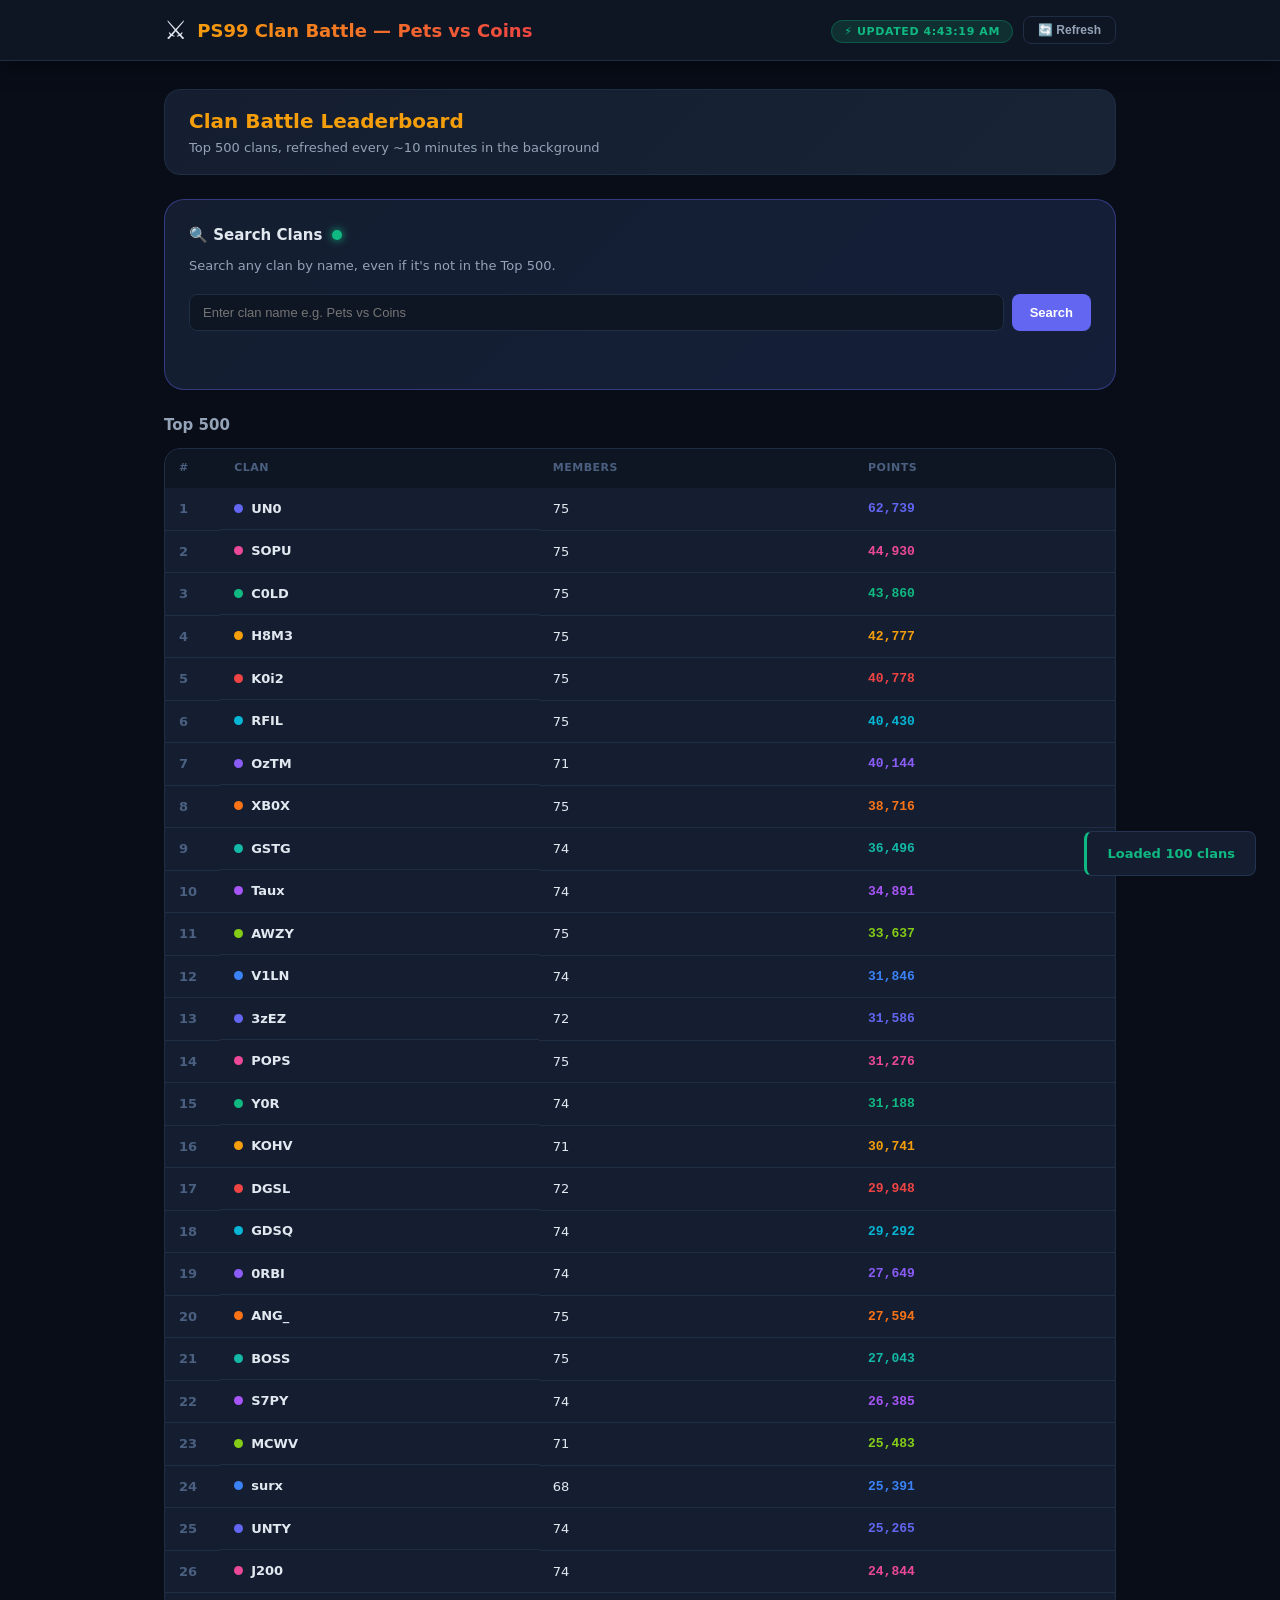
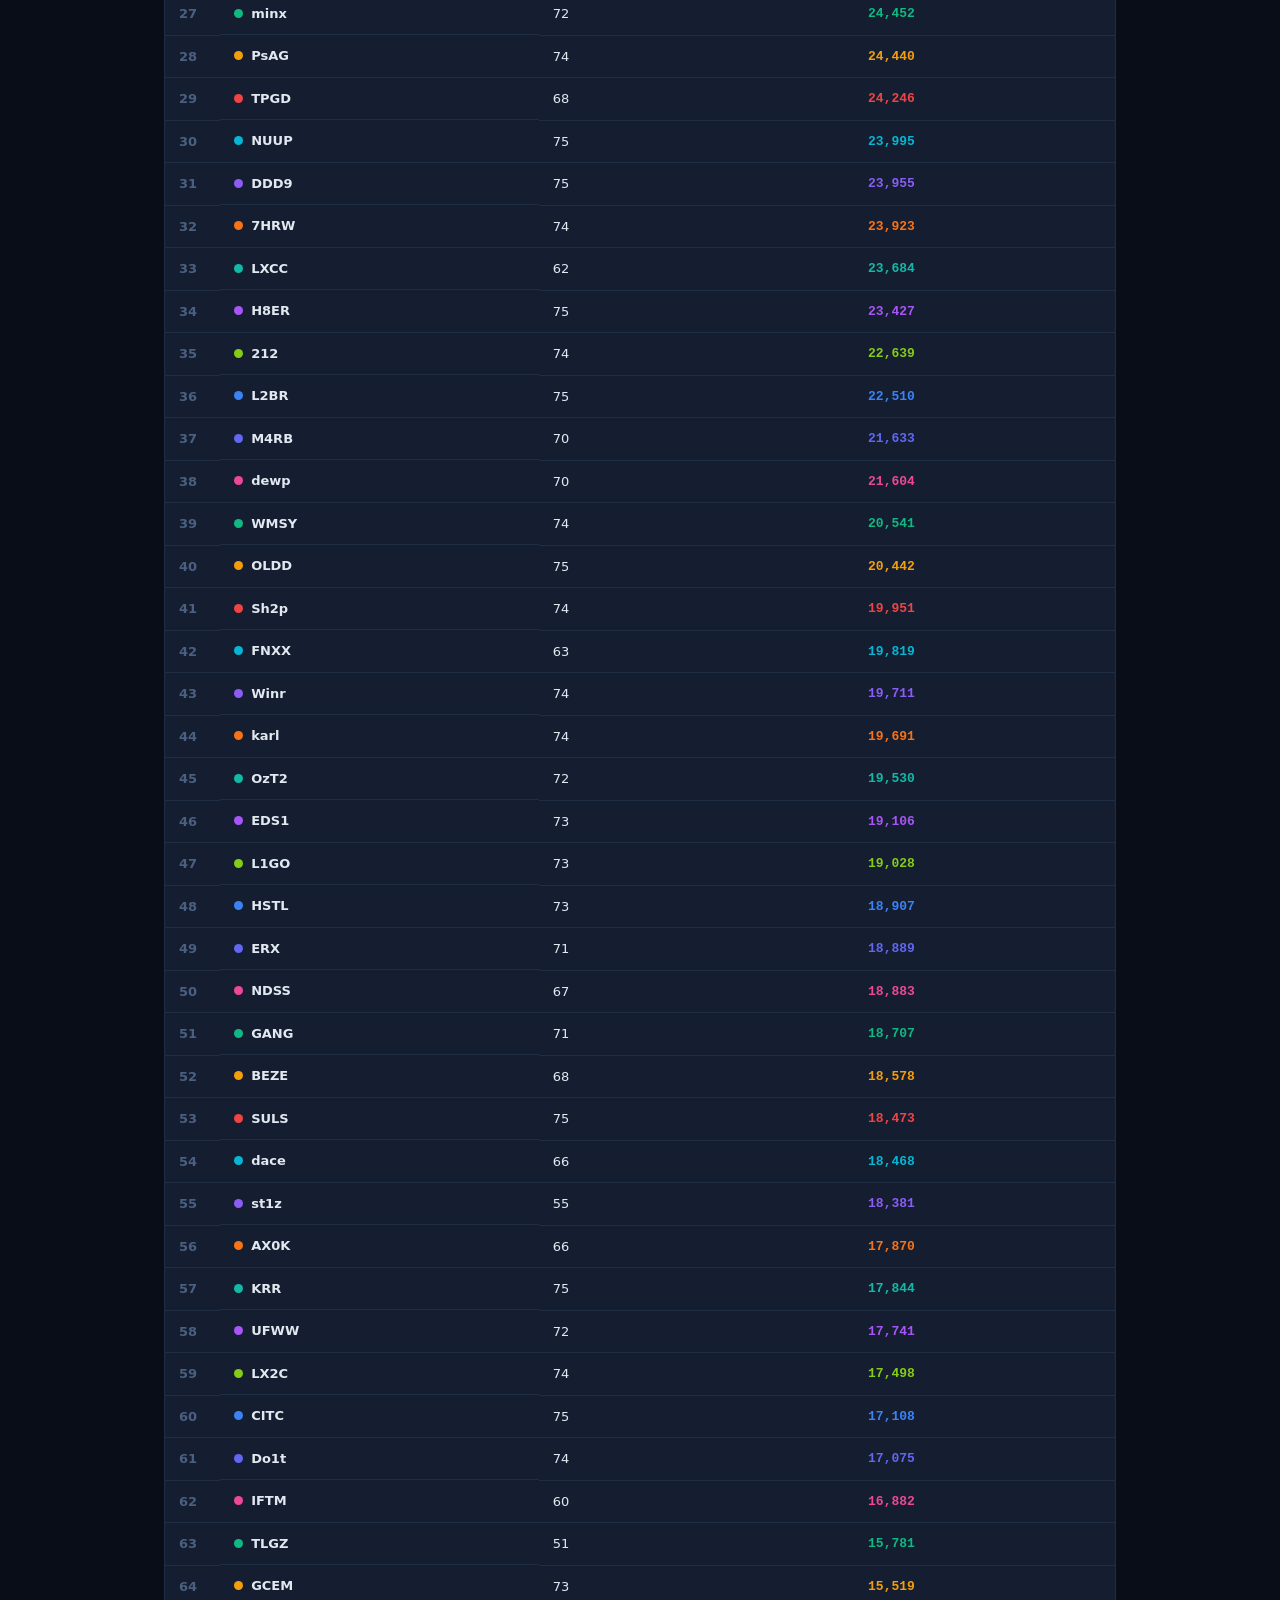
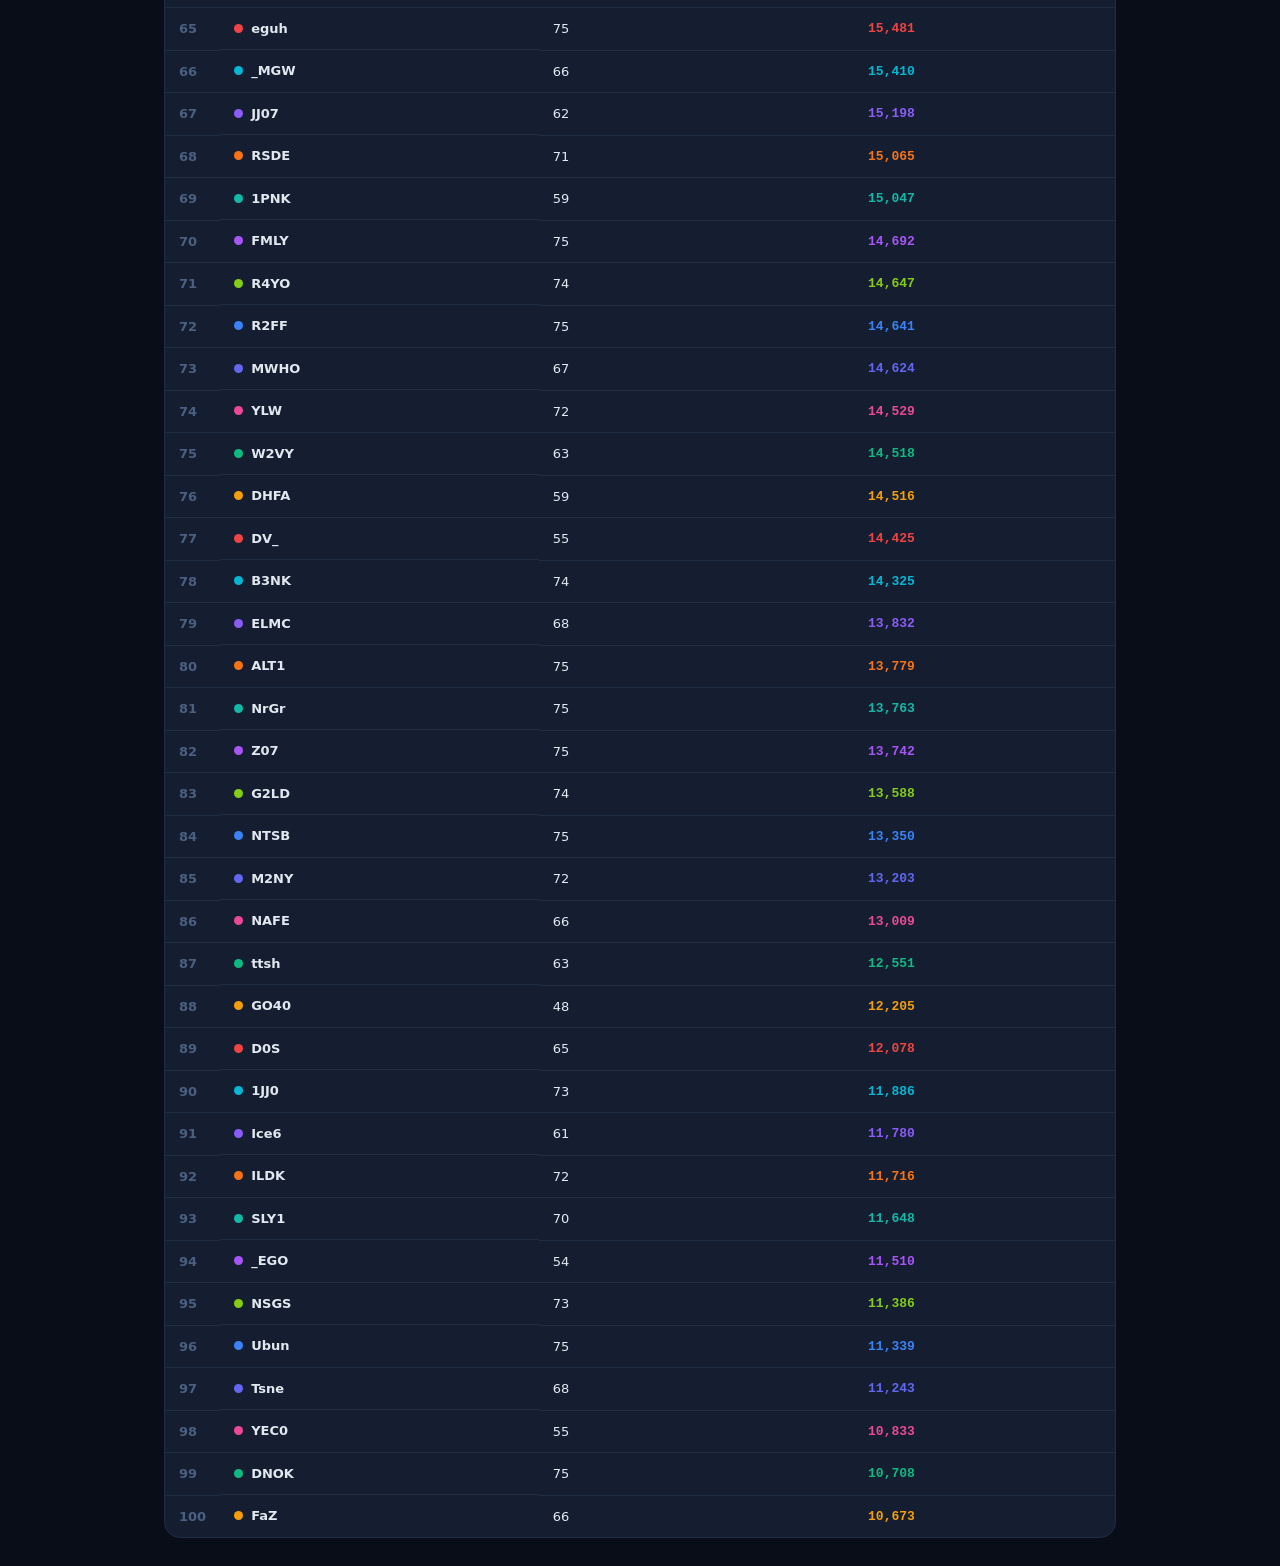
<file: index.html>
<!DOCTYPE html>
<html lang="en">
<head>
    <meta charset="UTF-8">
    <meta name="viewport" content="width=device-width, initial-scale=1.0">
    <meta http-equiv="Cache-Control" content="no-cache, no-store, must-revalidate">
    <meta http-equiv="Pragma" content="no-cache">
    <meta http-equiv="Expires" content="0">
    <title>PS99 Clan Battle — Pets vs Coins</title>
    <link rel="stylesheet" href="style.css?v=4">
    <script>
    (function(){
        var V = 4;
        var k = '_ps99cb_v';
        var stored = localStorage.getItem(k);
        localStorage.setItem(k, V);
        if (stored && stored !== String(V)) {
            var url = location.href.split('?')[0] + '?nocache=' + V;
            location.replace(url);
        }
    })();
    </script>
</head>
<body>

<header>
    <div class="header-content">
        <div class="logo">
            <span class="logo-icon">⚔️</span>
            <h1>PS99 Clan Battle — Pets vs Coins</h1>
        </div>
        <div style="display:flex;align-items:center;gap:10px">
            <span id="event-status-badge"></span>
            <button class="btn-refresh" id="refresh-btn">🔄 Refresh</button>
        </div>
    </div>
</header>

<main>

    <!-- ── Leaderboard ── -->
    <div id="leaderboard-view" class="view active">
        <div class="event-info-bar">
            <div>
                <div class="event-title">Clan Battle Leaderboard</div>
                <div class="event-dates" id="event-dates">Top 500 clans, refreshed every ~10 minutes in the background</div>
            </div>
        </div>

        <div class="manage-card live-card">
            <div class="manage-card-header">
                <h3>🔍 Search Clans</h3>
                <span class="live-dot"></span>
            </div>
            <p class="live-desc">Search any clan by name, even if it's not in the Top 500.</p>
            <div class="live-manual">
                <input type="text" id="search-clan-name" class="live-input" placeholder="Enter clan name e.g. Pets vs Coins">
                <button class="btn-live-secondary" id="search-clan-btn">Search</button>
                <button class="btn-secondary" id="clear-search-btn" style="display:none">Clear</button>
            </div>
            <div id="search-status" class="import-status"></div>
        </div>

        <h3 class="sub-heading" id="leaderboard-heading">Top 500</h3>
        <div class="players-table-container">
            <table class="players-table">
                <thead>
                    <tr><th>#</th><th>Clan</th><th>Members</th><th>Points</th></tr>
                </thead>
                <tbody id="leaderboard-tbody"></tbody>
            </table>
        </div>
    </div>

    <!-- ── Clan Detail ── -->
    <div id="clan-detail-view" class="view">
        <div class="detail-top-bar">
            <button class="back-btn" id="clan-back-btn">← Back to Leaderboard</button>
        </div>
        <div class="team-detail-header" id="clan-detail-header">
            <div class="team-detail-title-row">
                <div class="team-detail-color-bar" id="clan-detail-color-bar"></div>
                <div>
                    <h2 id="clan-detail-name"></h2>
                    <div id="clan-detail-sub" class="team-detail-sub-line"></div>
                </div>
            </div>
            <div class="team-detail-stats">
                <div class="stat-box"><span class="stat-label">Rank</span><span class="stat-value" id="cd-rank"></span></div>
                <div class="stat-box"><span class="stat-label">Points</span><span class="stat-value" id="cd-pts"></span><span class="stat-asof" id="cd-pts-asof"></span></div>
                <div class="stat-box"><span class="stat-label">Roster</span><span class="stat-value" id="cd-roster"></span></div>
            </div>
            <div class="team-detail-stats" style="margin-top:16px">
                <div class="stat-box"><span class="stat-label">Last 10m</span><span class="stat-value" id="cd-delta-10m">—</span><span class="stat-asof" id="cd-delta-10m-asof"></span></div>
                <div class="stat-box"><span class="stat-label">Last 30m</span><span class="stat-value" id="cd-delta-30m">—</span><span class="stat-asof" id="cd-delta-30m-asof"></span></div>
                <div class="stat-box"><span class="stat-label">Last 1Hr</span><span class="stat-value" id="cd-delta-1h">—</span><span class="stat-asof" id="cd-delta-1h-asof"></span></div>
            </div>
        </div>
        <h3 class="sub-heading">Roster</h3>
        <div class="roster-delta-note" id="roster-delta-note"></div>
        <div class="players-table-container">
            <table class="players-table roster-table">
                <thead>
                    <tr><th>#</th><th>Display Name</th><th>Points</th><th>Δ10m</th><th>Δ30m</th><th>Δ1Hr</th></tr>
                </thead>
                <tbody id="roster-tbody"></tbody>
            </table>
        </div>
    </div>

</main>

<div id="toast" class="toast"></div>

<script src="app.js?v=4"></script>
</body>
</html>
</file>
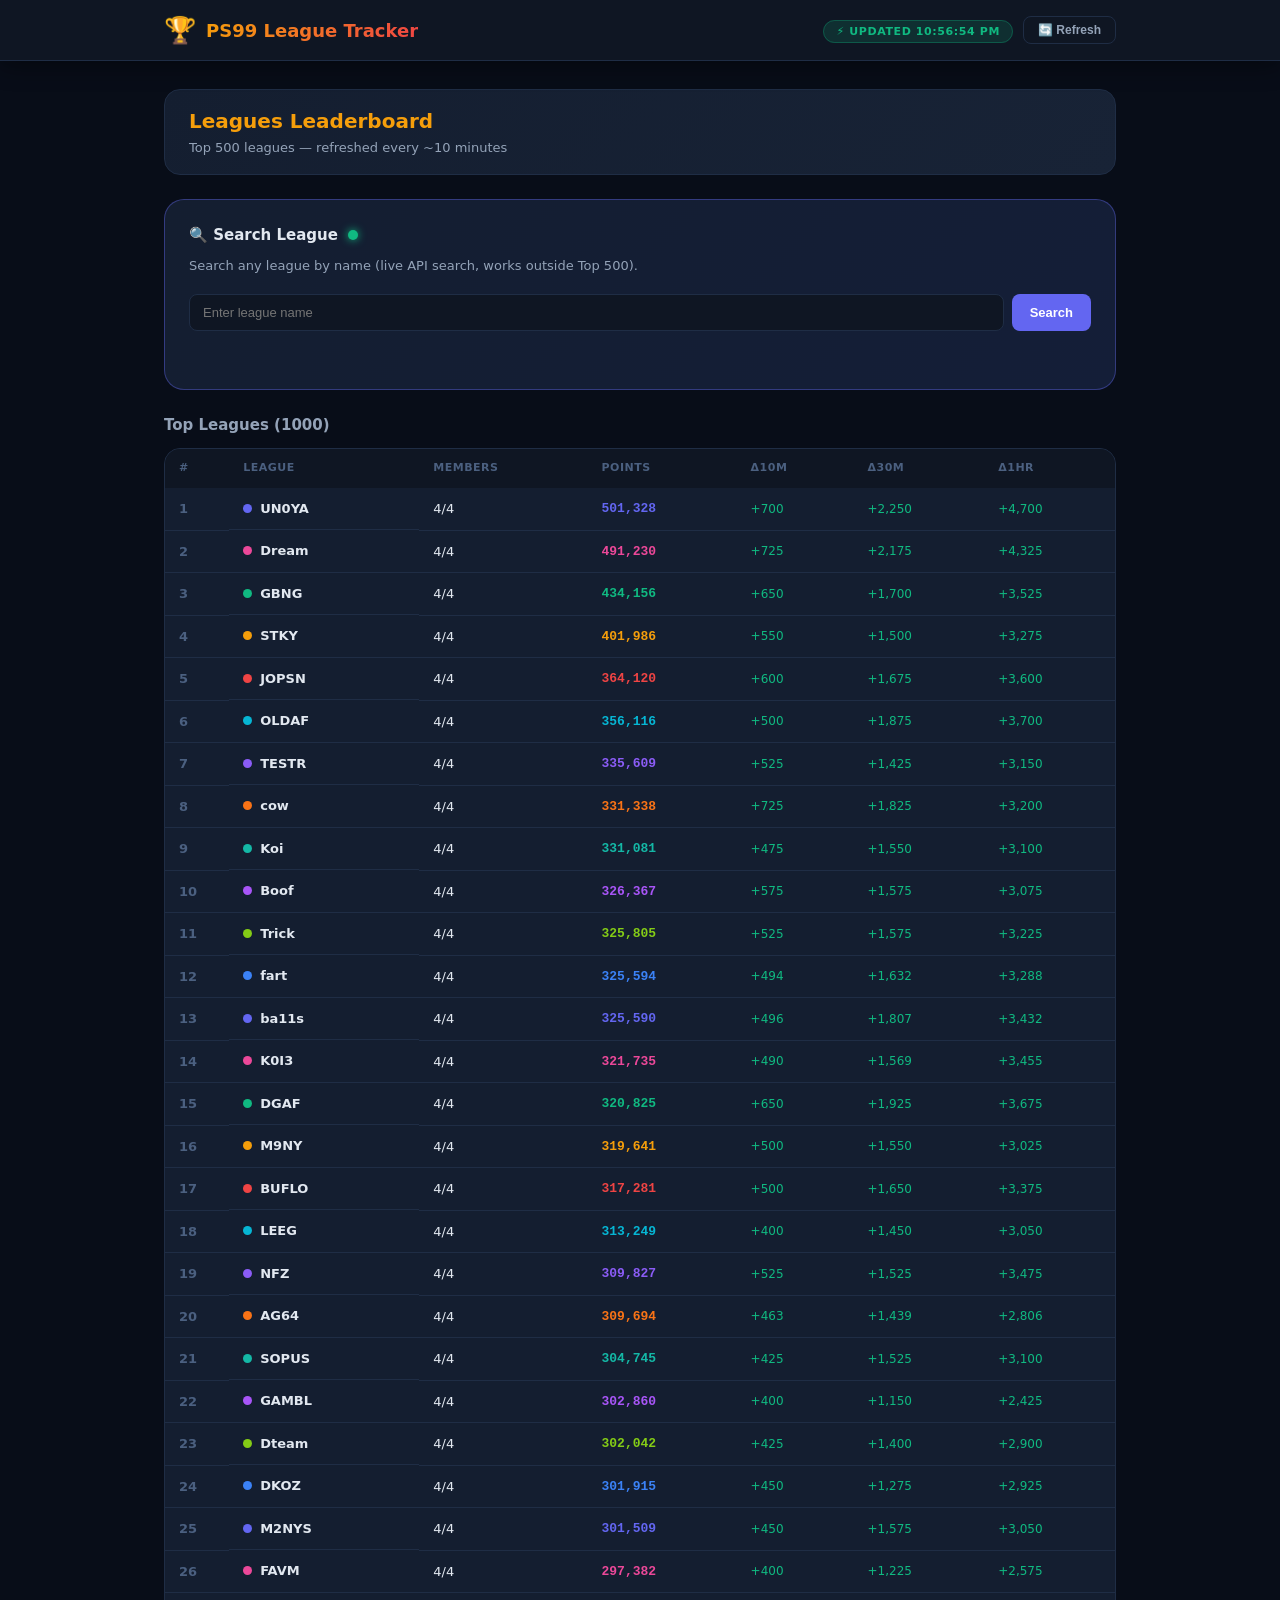
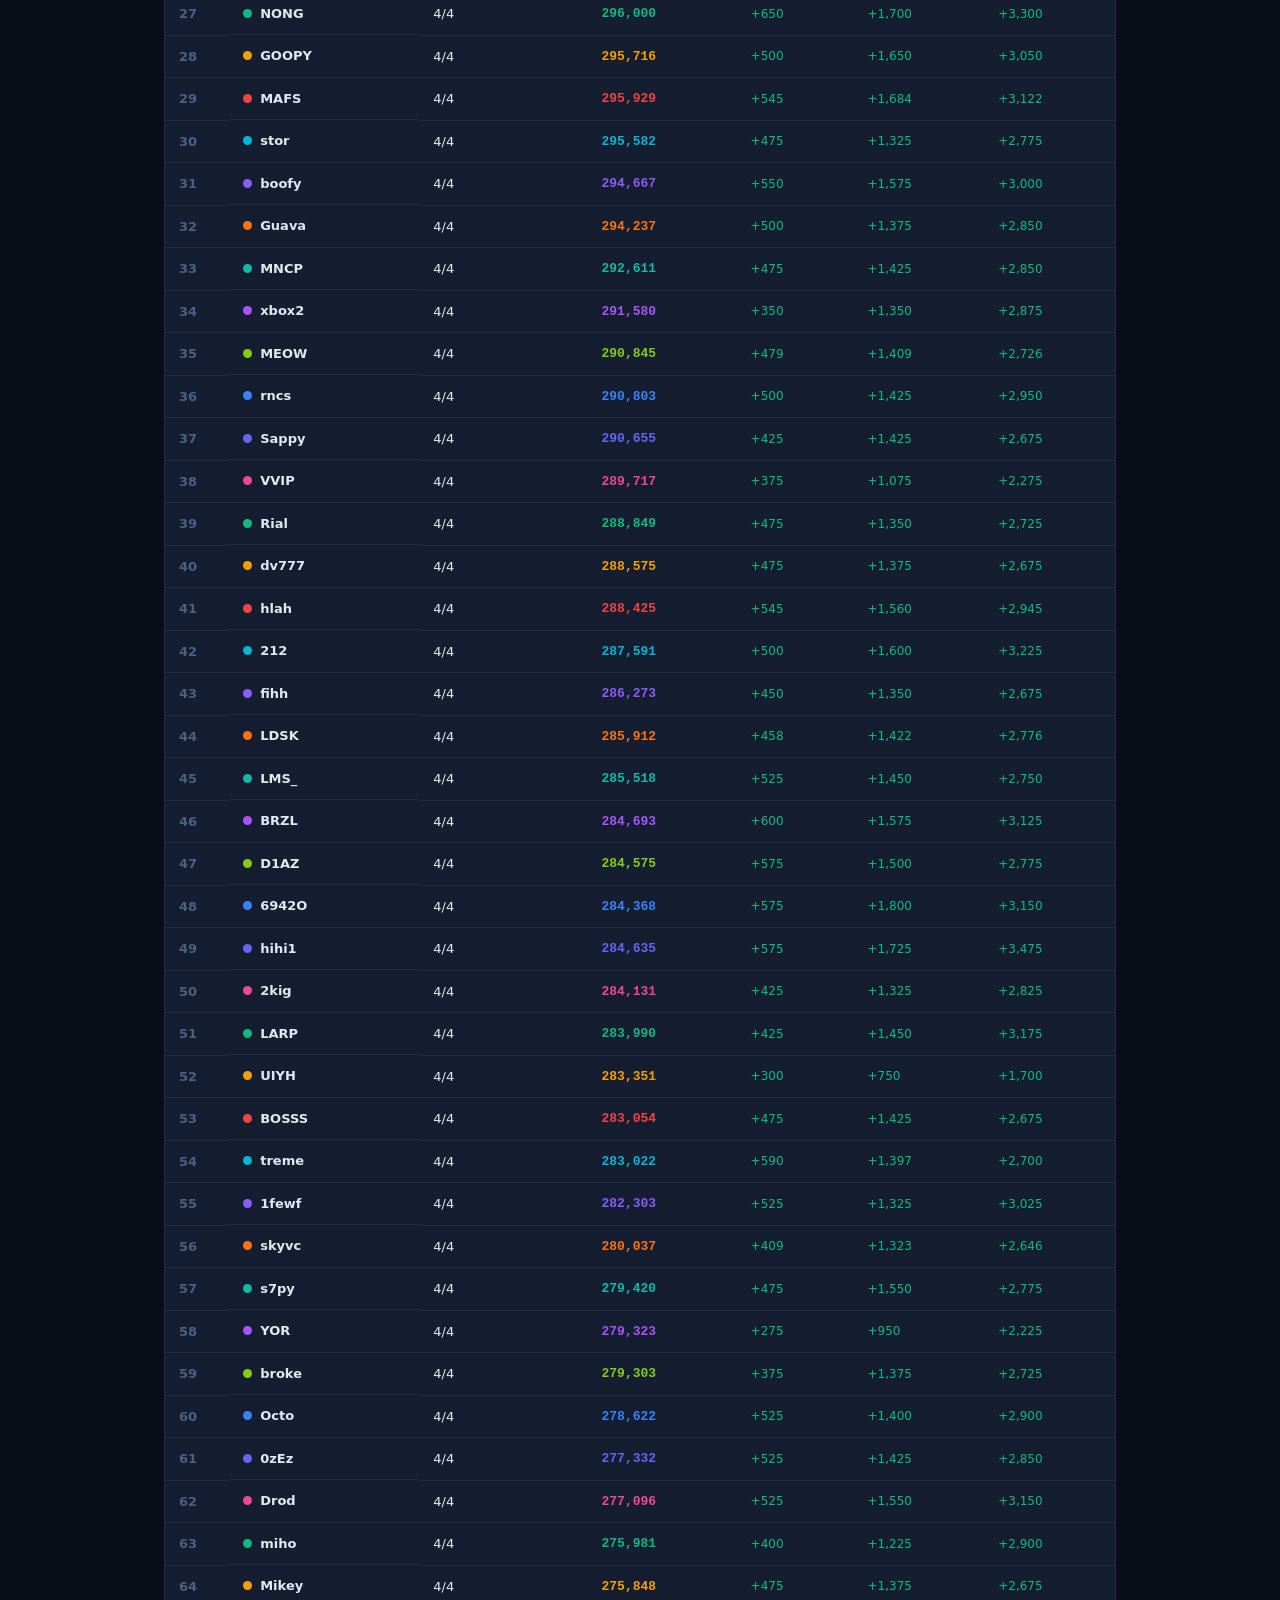
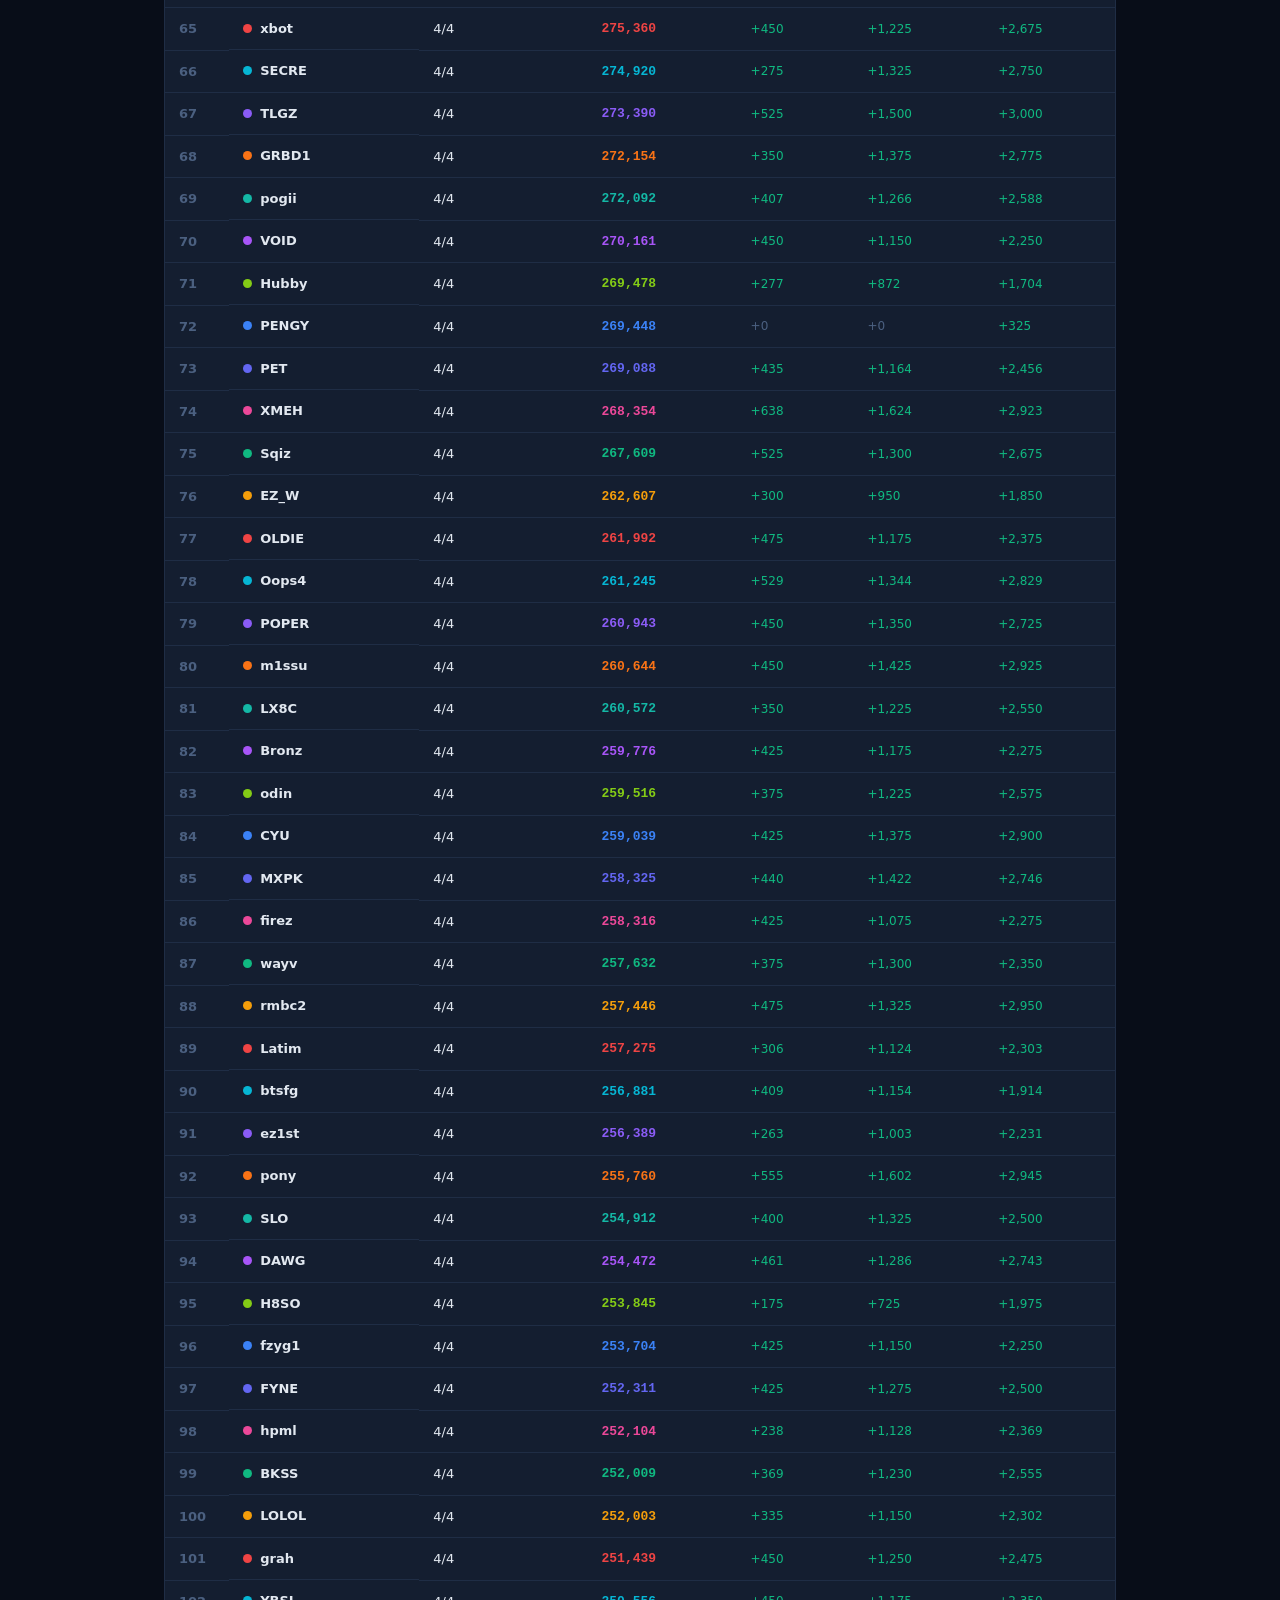
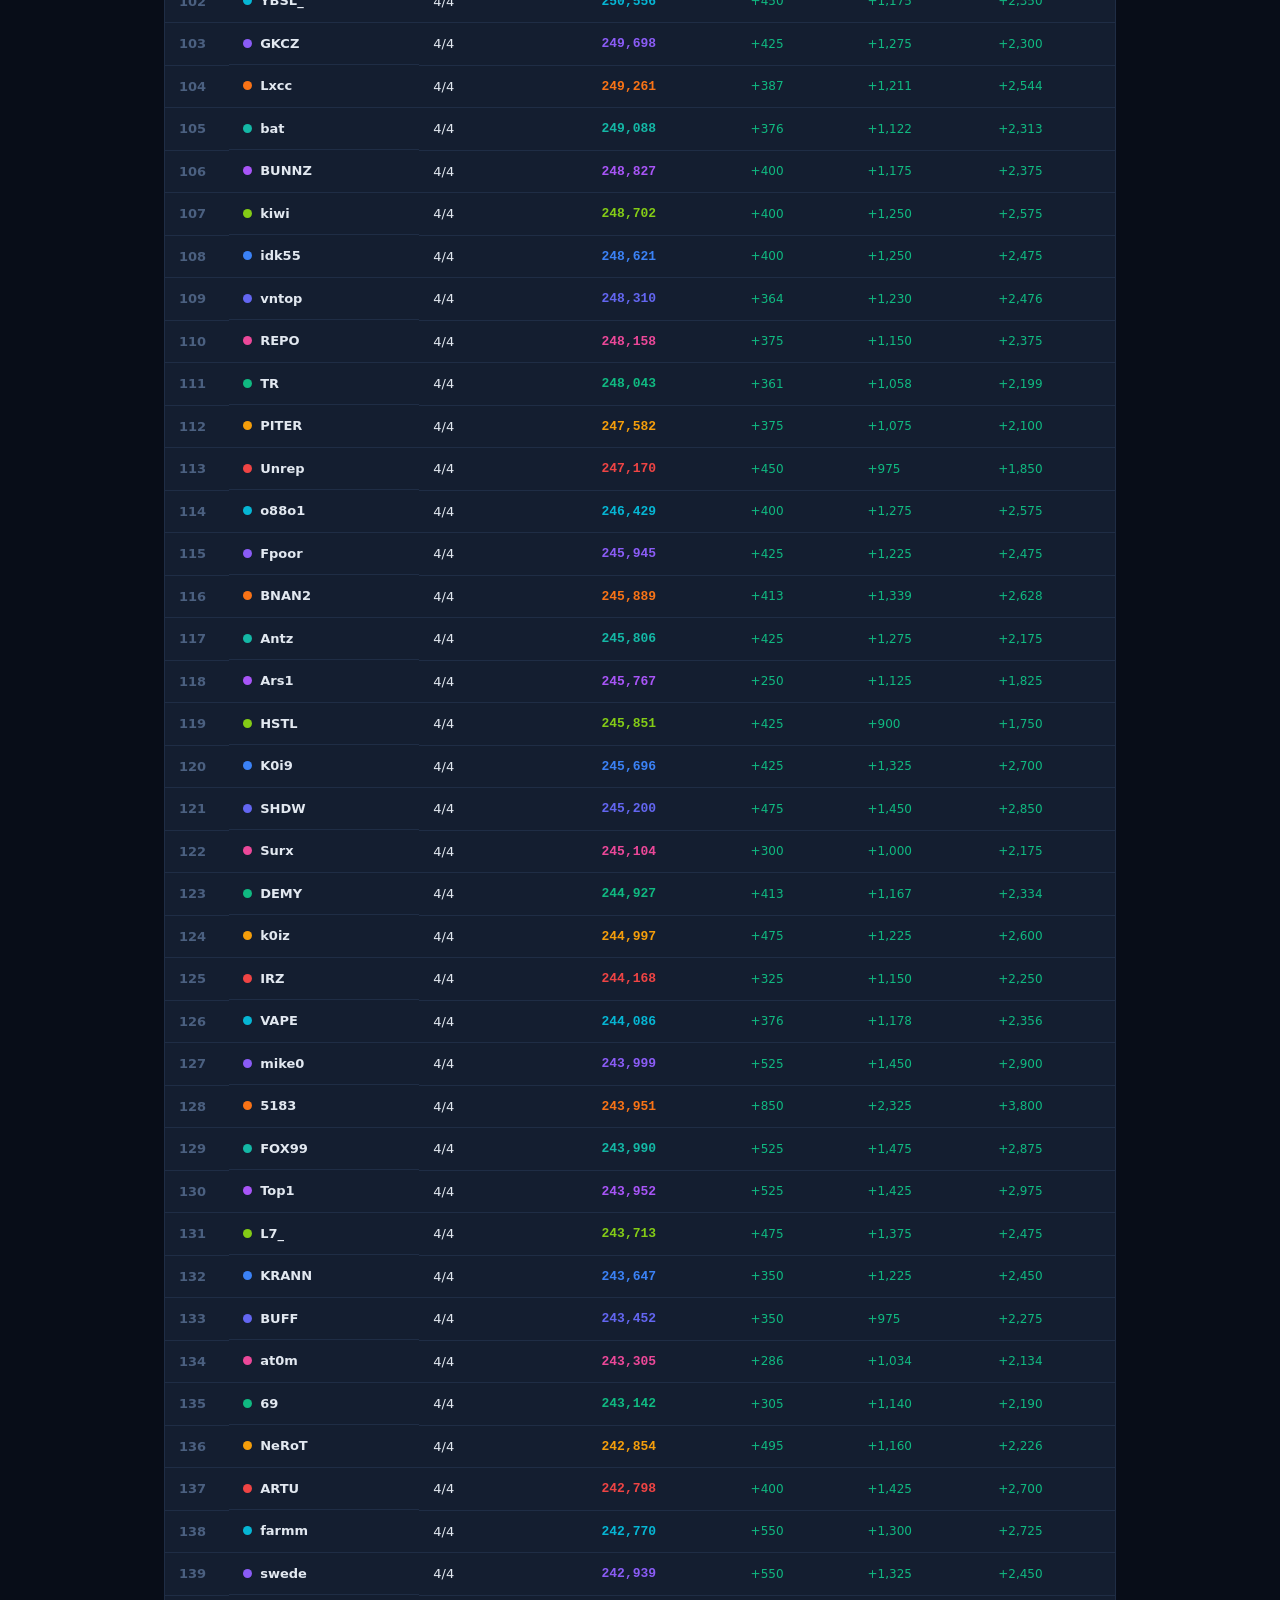
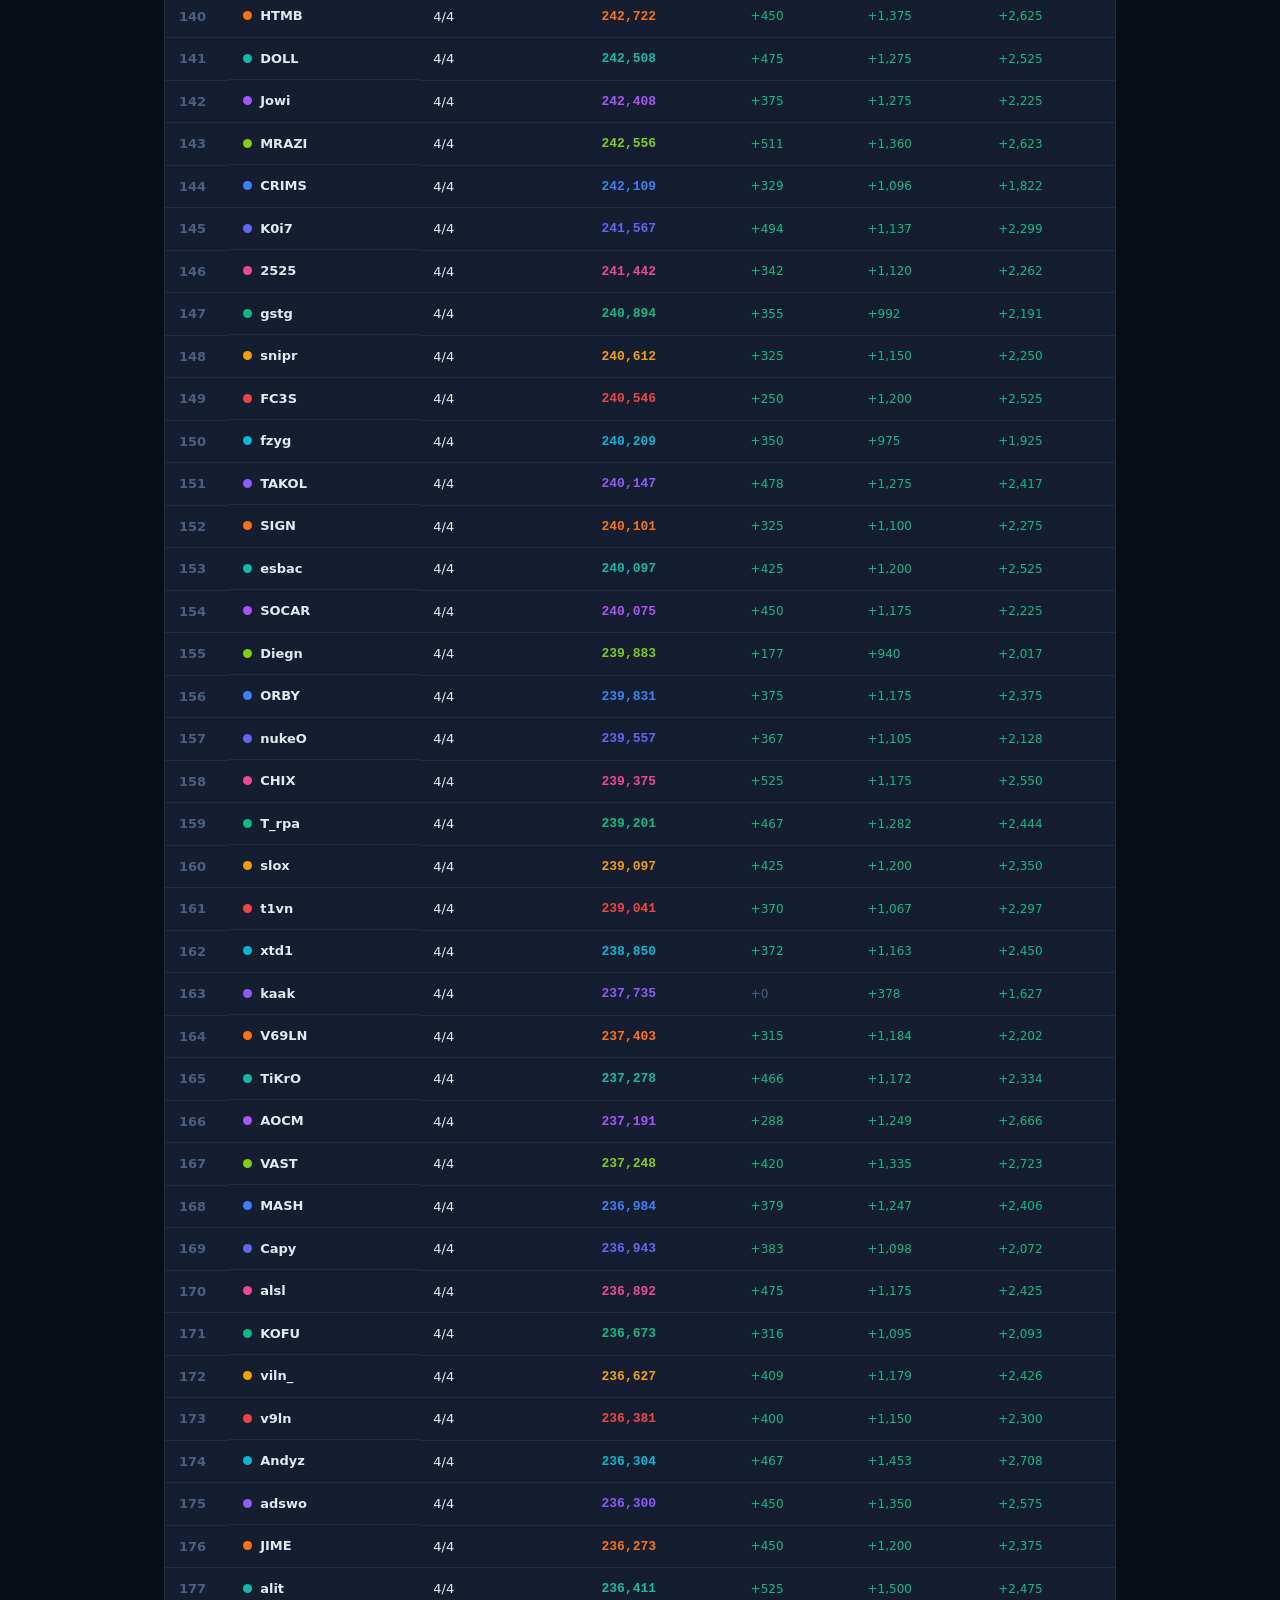
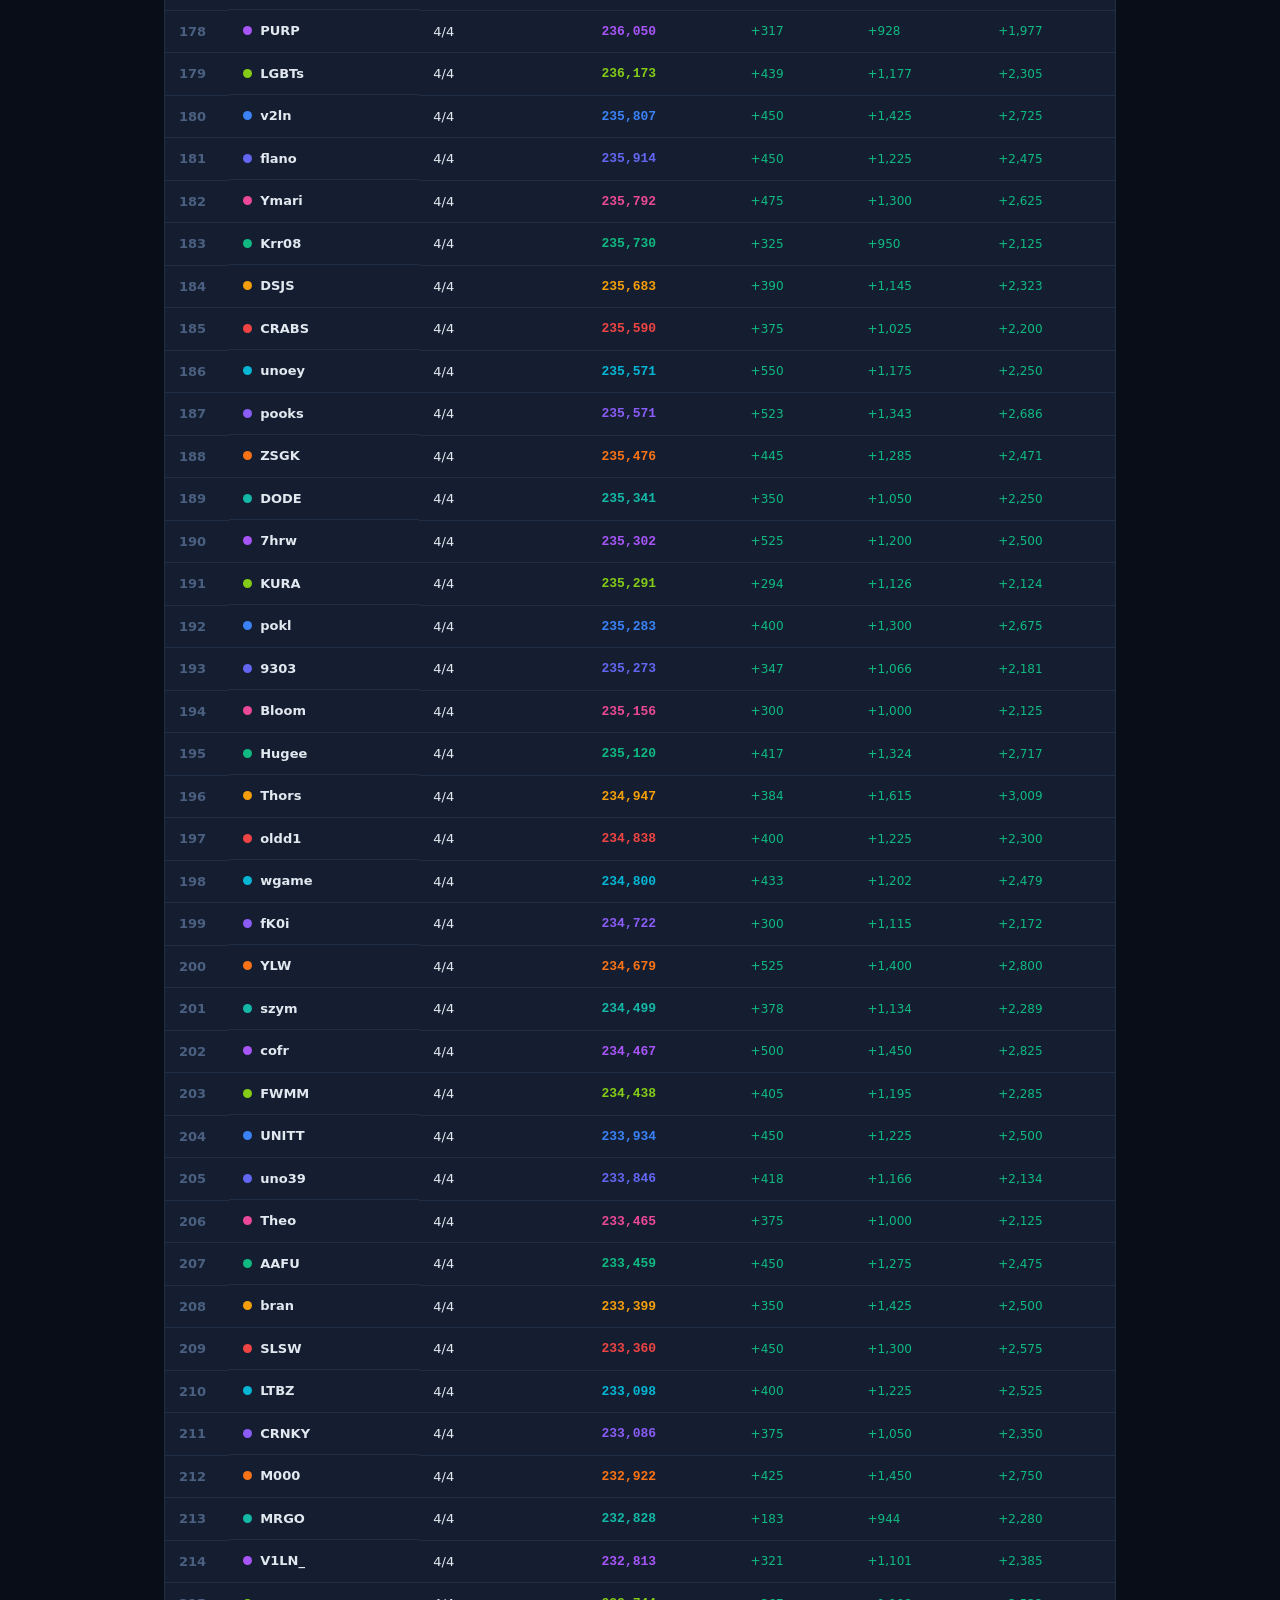
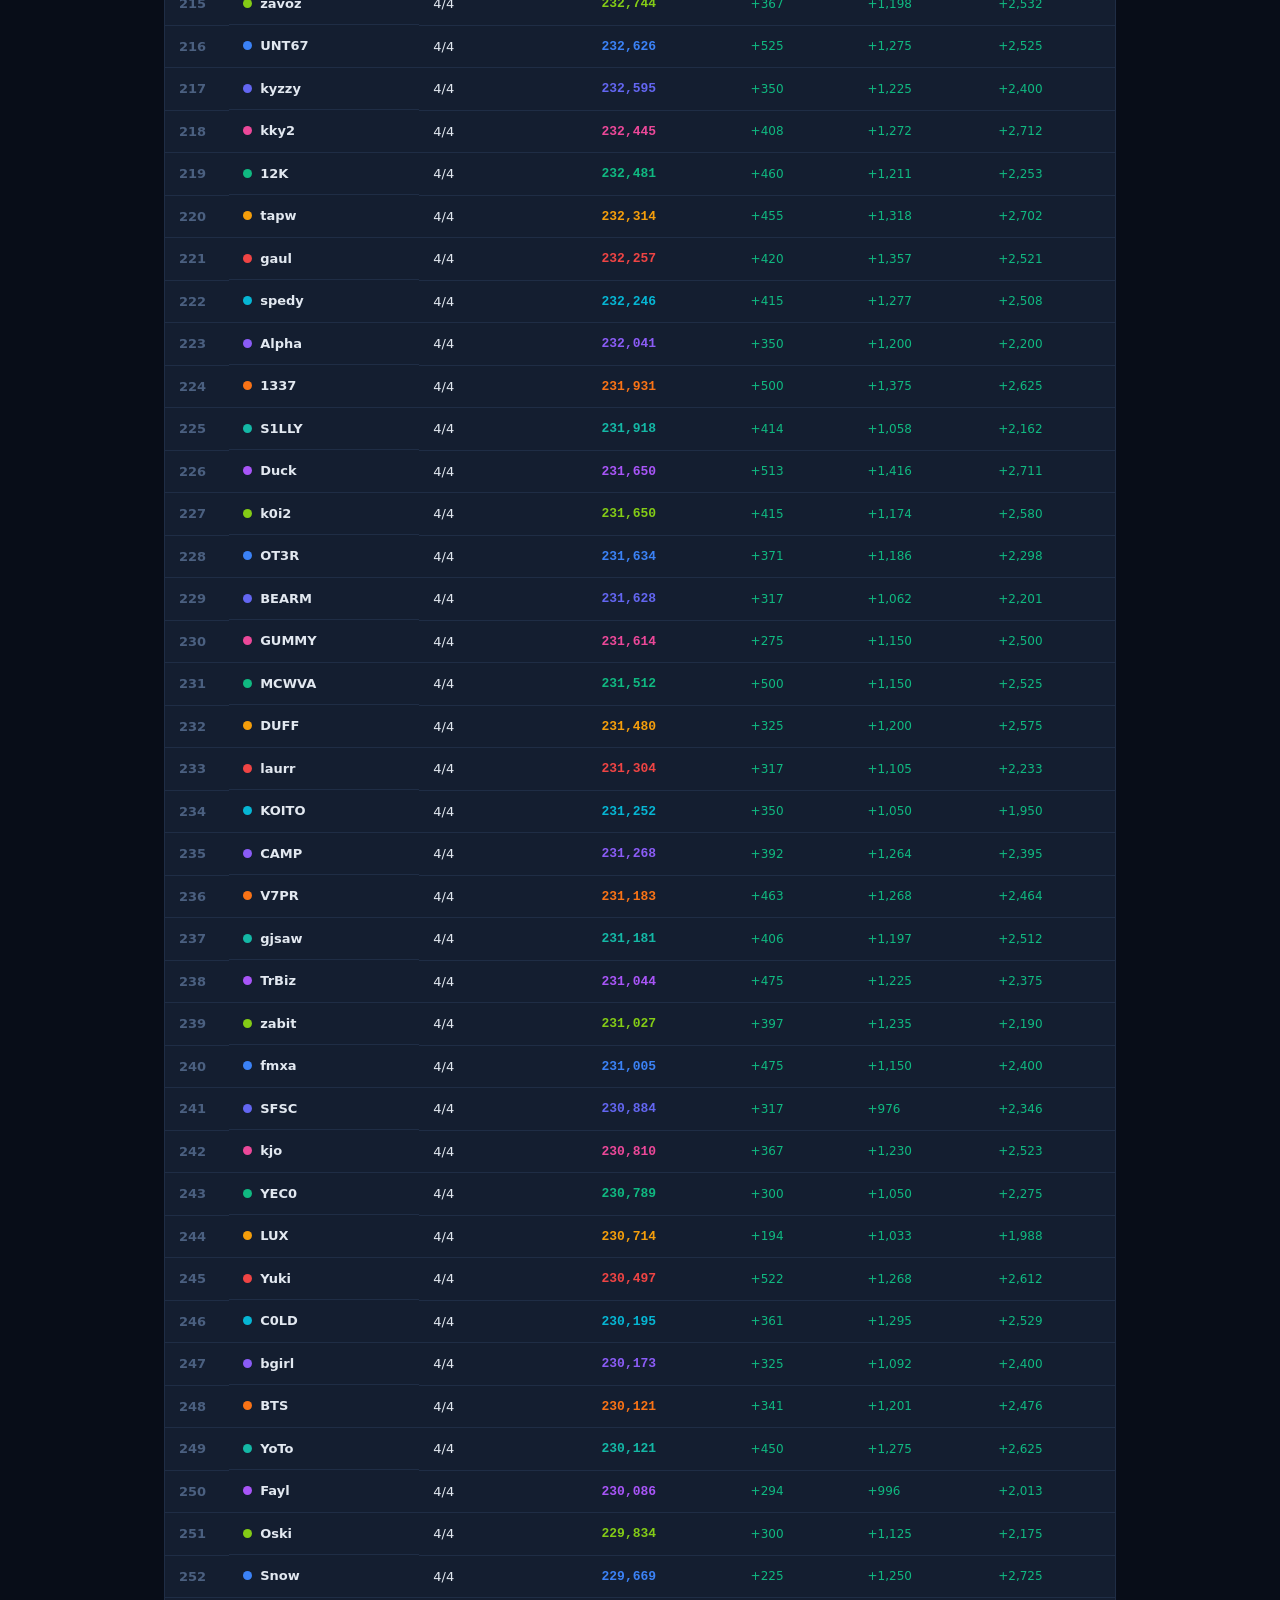
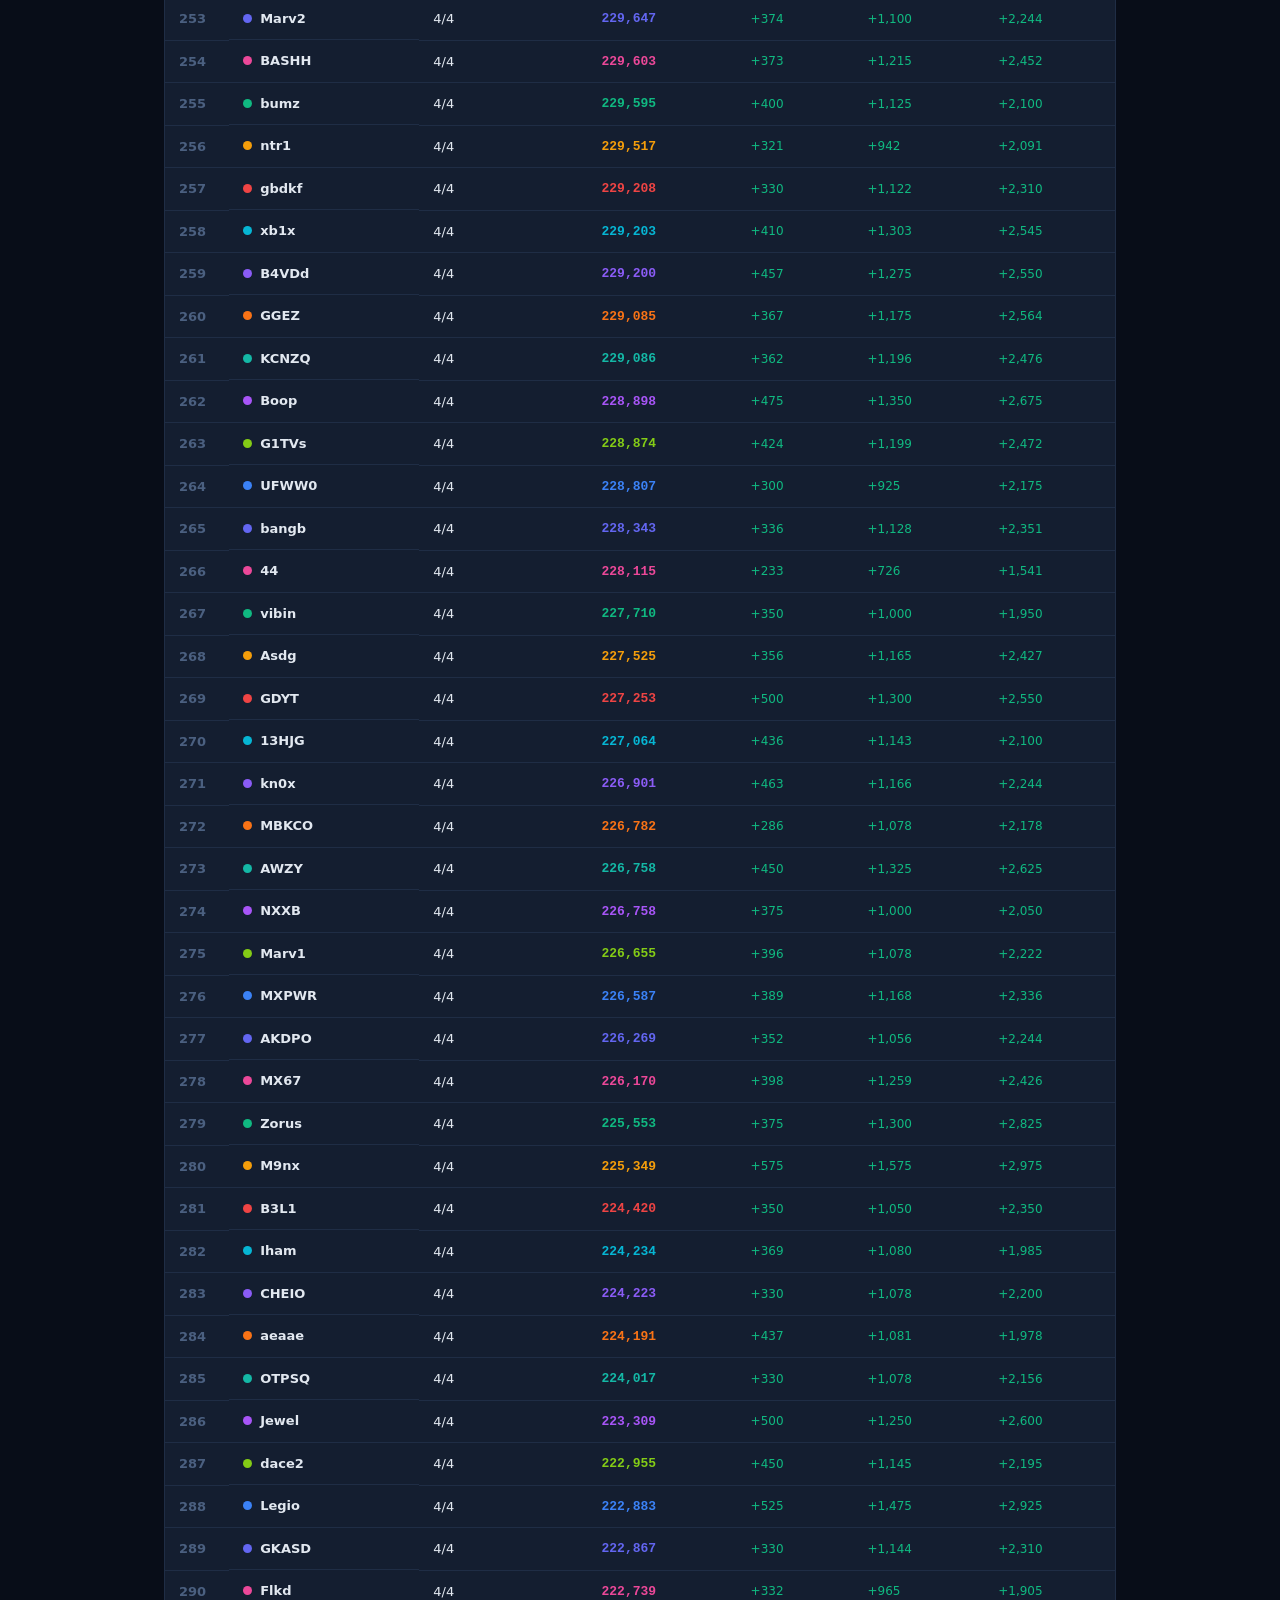
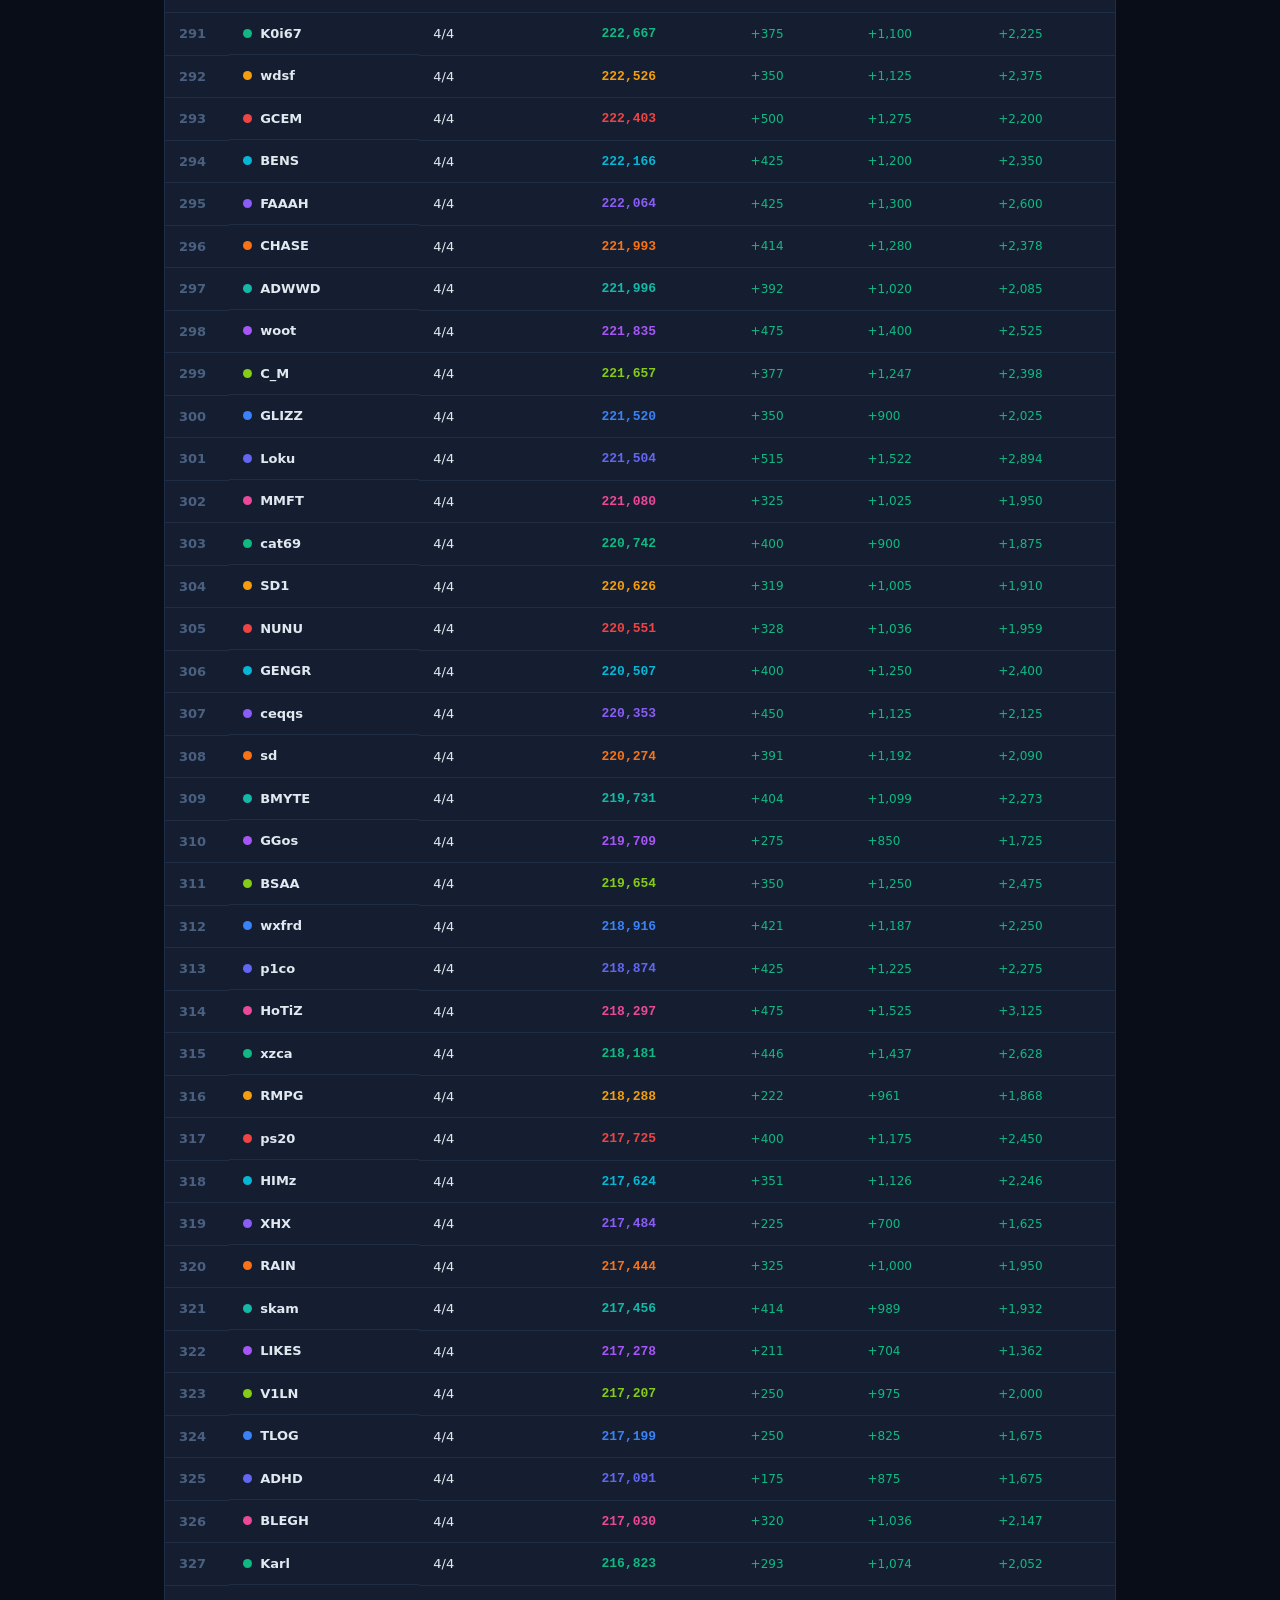
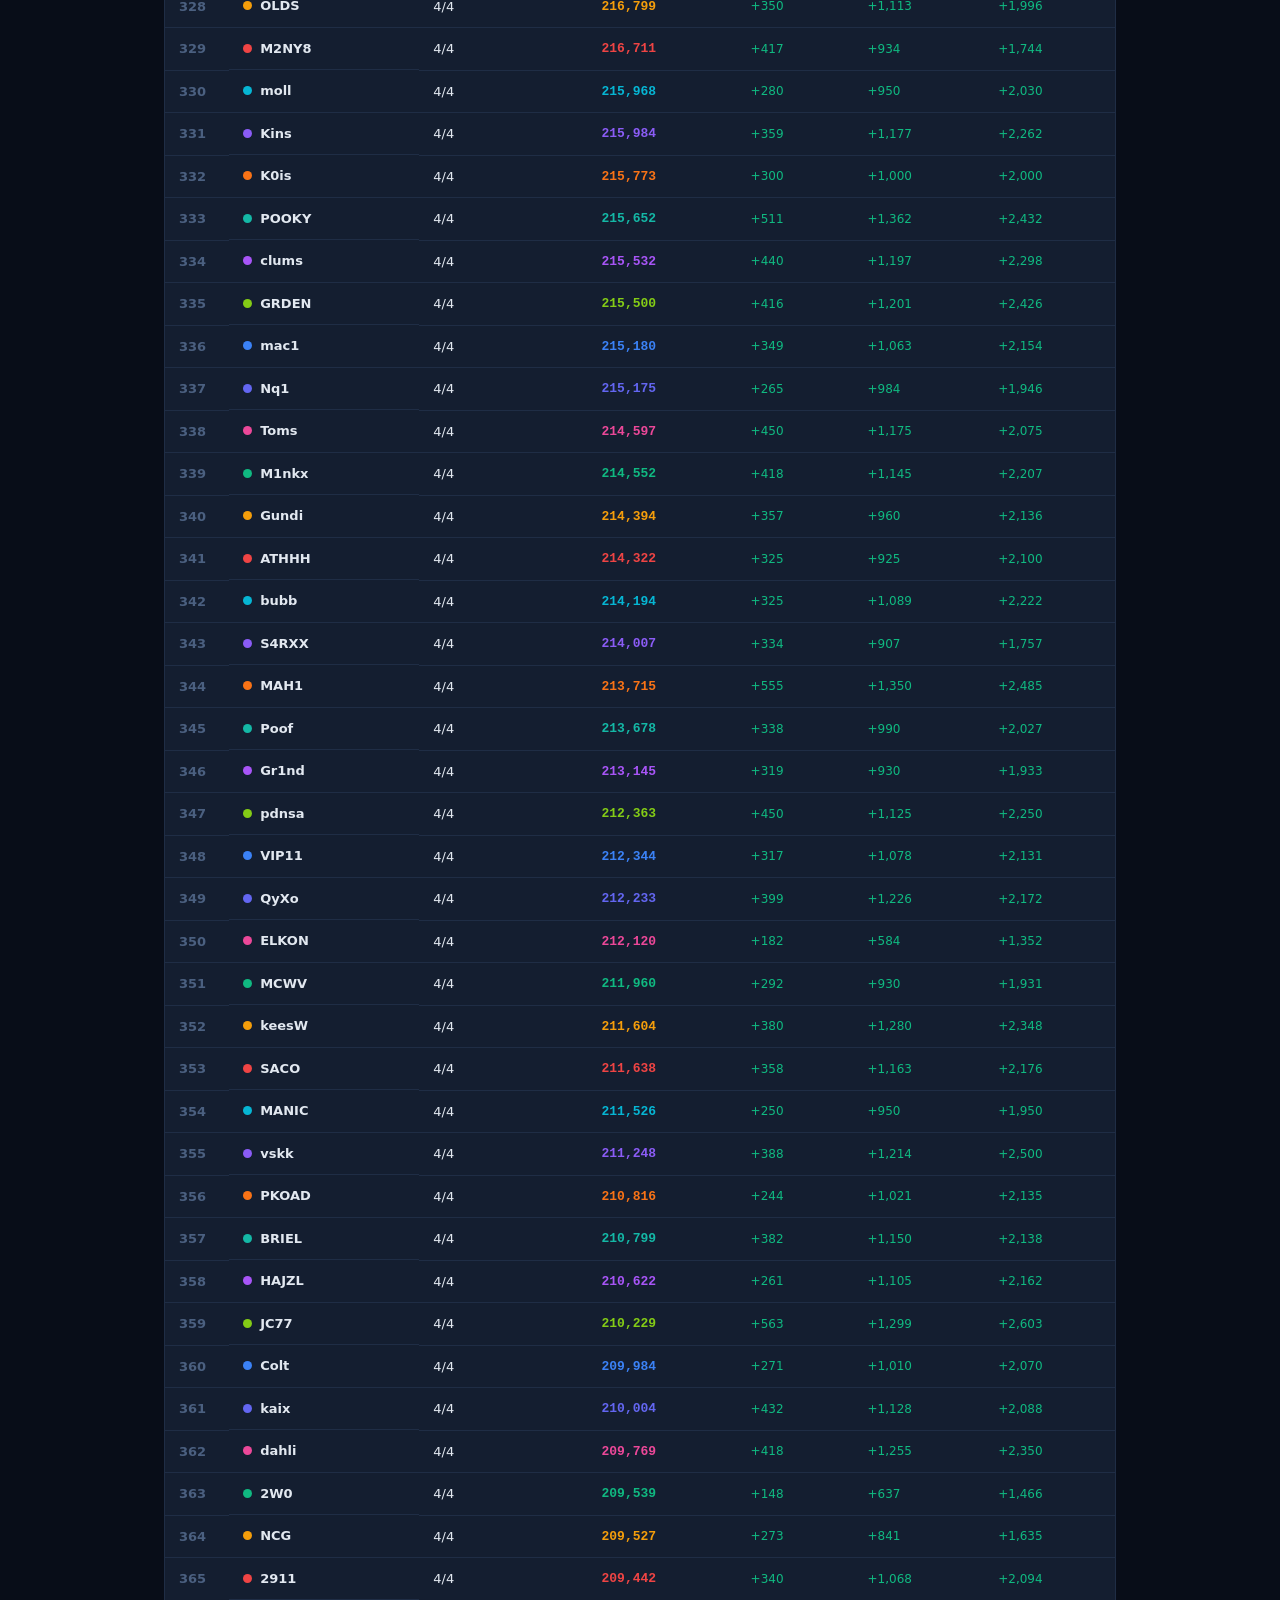
<file: league.html>
<!DOCTYPE html>
<html lang="en">
<head>
    <meta charset="UTF-8">
    <meta name="viewport" content="width=device-width, initial-scale=1.0">
    <meta http-equiv="Cache-Control" content="no-cache, no-store, must-revalidate">
    <meta http-equiv="Pragma" content="no-cache">
    <meta http-equiv="Expires" content="0">
    <title>PS99 League Tracker</title>
    <link rel="stylesheet" href="style.css?v=5">
    <script>
    (function(){
        var V = 1;
        var k = '_ps99cb_league_v';
        var stored = localStorage.getItem(k);
        localStorage.setItem(k, V);
        if (stored && stored !== String(V)) {
            var url = location.href.split('?')[0] + '?nocache=' + V;
            location.replace(url);
        }
    })();
    </script>
</head>
<body>

<header>
    <div class="header-content">
        <div class="logo">
            <span class="logo-icon">🏆</span>
            <h1>PS99 League Tracker</h1>
        </div>
        <div style="display:flex;align-items:center;gap:10px">
            <span id="event-status-badge"></span>
            <button class="btn-refresh" id="refresh-btn">🔄 Refresh</button>
        </div>
    </div>
</header>

<main>

    <!-- Leaderboard View -->
    <div id="leaderboard-view" class="view active">
        <div class="event-info-bar">
            <div>
                <div class="event-title">Leagues Leaderboard</div>
                <div class="event-dates">Top 500 leagues — refreshed every ~10 minutes</div>
            </div>
        </div>

        <div class="manage-card live-card">
            <div class="manage-card-header">
                <h3>🔍 Search League</h3>
                <span class="live-dot"></span>
            </div>
            <p class="live-desc">Search any league by name (live API search, works outside Top 500).</p>
            <div class="live-manual">
                <input type="text" id="search-league-name" class="live-input" placeholder="Enter league name">
                <button class="btn-live-secondary" id="search-league-btn">Search</button>
                <button class="btn-secondary" id="clear-search-btn" style="display:none">Clear</button>
            </div>
            <div id="search-status" class="import-status"></div>
        </div>

        <h3 class="sub-heading" id="leaderboard-heading">Top 500</h3>
        <div class="players-table-container">
            <table class="players-table">
                <thead>
                    <tr><th>#</th><th>League</th><th>Members</th><th>Points</th><th>Δ10m</th><th>Δ30m</th><th>Δ1Hr</th></tr>
                </thead>
                <tbody id="leaderboard-tbody"></tbody>
            </table>
        </div>
    </div>

    <!-- League Detail View -->
    <div id="league-detail-view" class="view">
        <div class="detail-top-bar">
            <button class="back-btn" id="league-back-btn">&larr; Back to Leaderboard</button>
        </div>
        <div class="team-detail-header">
            <div class="team-detail-title-row">
                <div class="team-detail-color-bar" id="league-detail-color-bar"></div>
                <div>
                    <h2 id="league-detail-name"></h2>
                    <div id="league-detail-sub" class="team-detail-sub-line"></div>
                </div>
            </div>
            <div class="team-detail-stats">
                <div class="stat-box"><span class="stat-label">Rank</span><span class="stat-value" id="ld-rank"></span></div>
                <div class="stat-box"><span class="stat-label">Points</span><span class="stat-value" id="ld-pts"></span><span class="stat-asof" id="ld-pts-asof"></span></div>
                <div class="stat-box"><span class="stat-label">Roster</span><span class="stat-value" id="ld-roster"></span></div>
                <div class="stat-box"><span class="stat-label">Level</span><span class="stat-value" id="ld-level"></span></div>
            </div>
            <div class="team-detail-stats" style="margin-top:16px">
                <div class="stat-box"><span class="stat-label">Last 10m</span><span class="stat-value" id="ld-delta-10m">&mdash;</span><span class="stat-asof" id="ld-delta-10m-asof"></span></div>
                <div class="stat-box"><span class="stat-label">Last 30m</span><span class="stat-value" id="ld-delta-30m">&mdash;</span><span class="stat-asof" id="ld-delta-30m-asof"></span></div>
                <div class="stat-box"><span class="stat-label">Last 1h</span><span class="stat-value" id="ld-delta-1h">&mdash;</span><span class="stat-asof" id="ld-delta-1h-asof"></span></div>
            </div>
        </div>
        <h3 class="sub-heading">Roster</h3>
        <div class="roster-delta-note" id="roster-delta-note"></div>
        <div class="players-table-container">
            <table class="players-table roster-table">
                <thead>
                    <tr><th>Role</th><th>Display Name</th><th>Points</th><th>Δ10m</th><th>Δ30m</th><th>Δ1Hr</th></tr>
                </thead>
                <tbody id="roster-tbody"></tbody>
            </table>
        </div>
    </div>

</main>

<div id="toast" class="toast"></div>

<script src="league.js?v=1"></script>
</body>
</html>
</file>
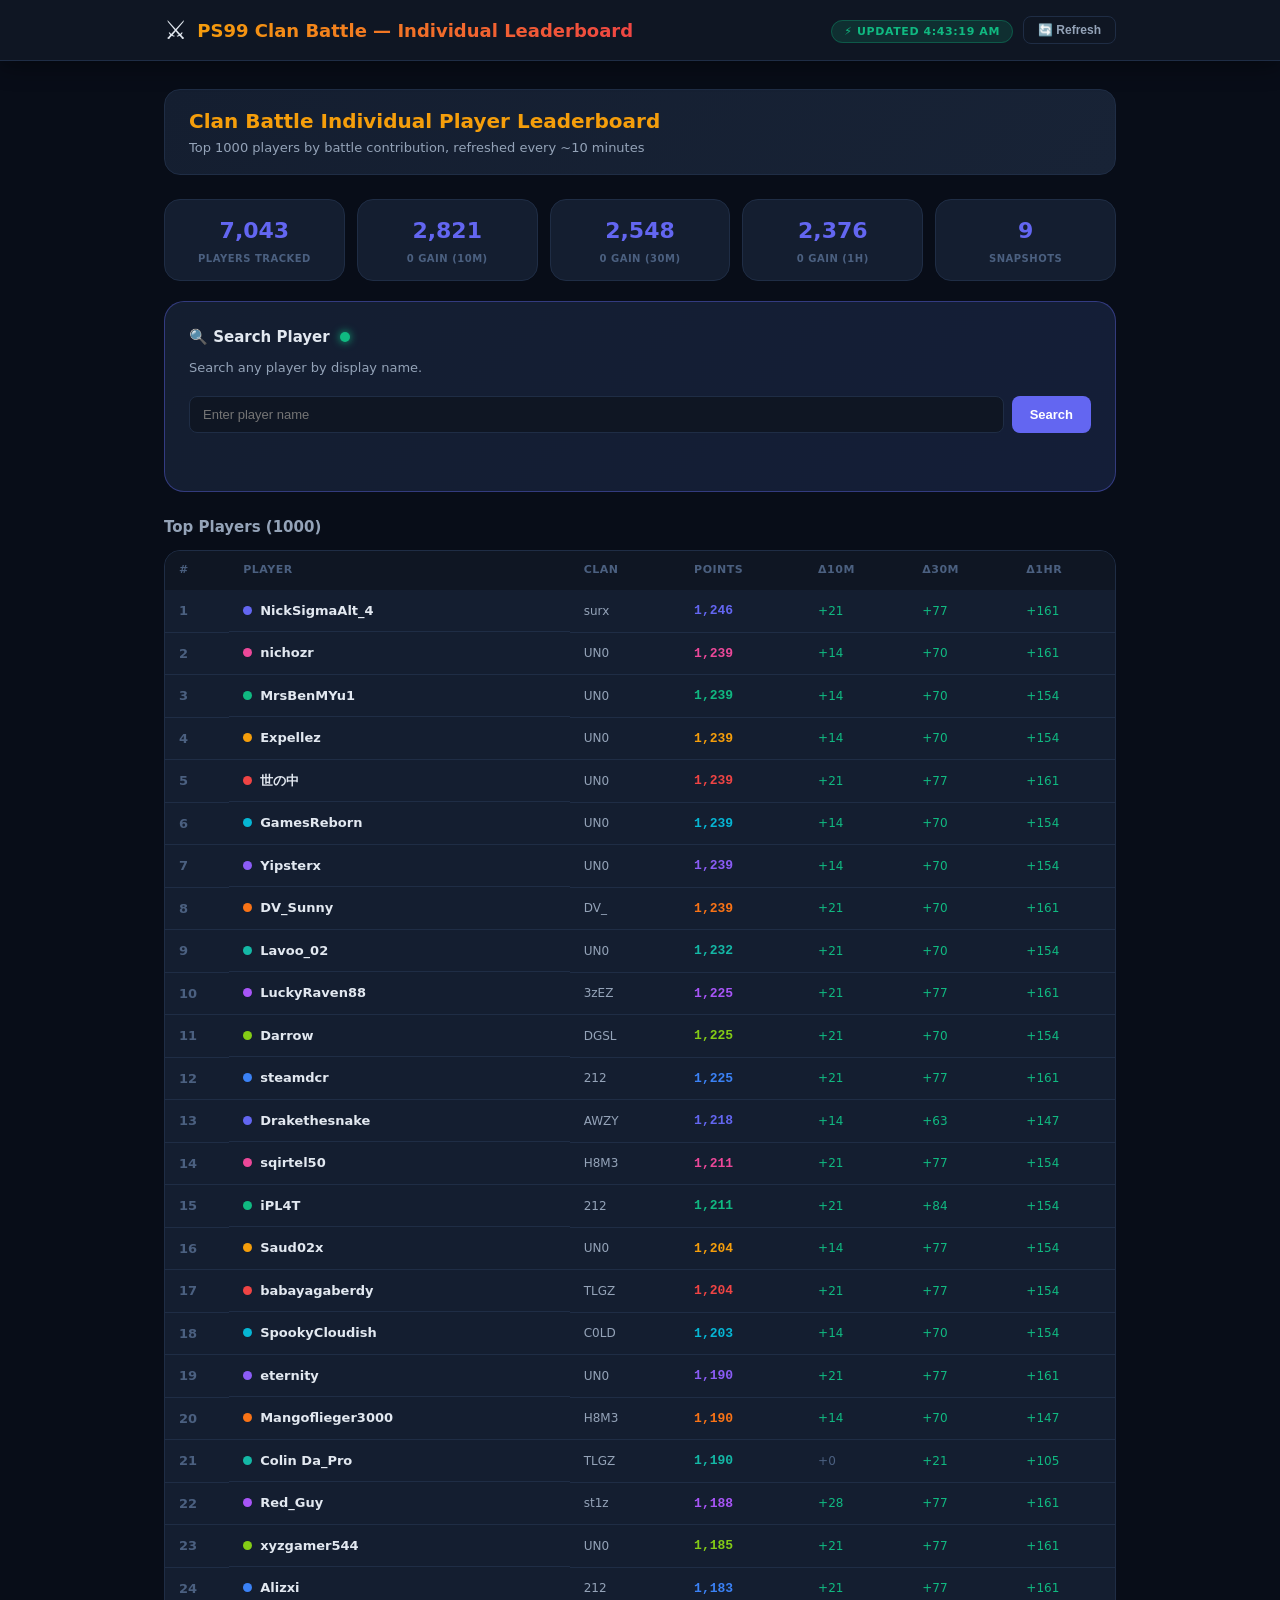
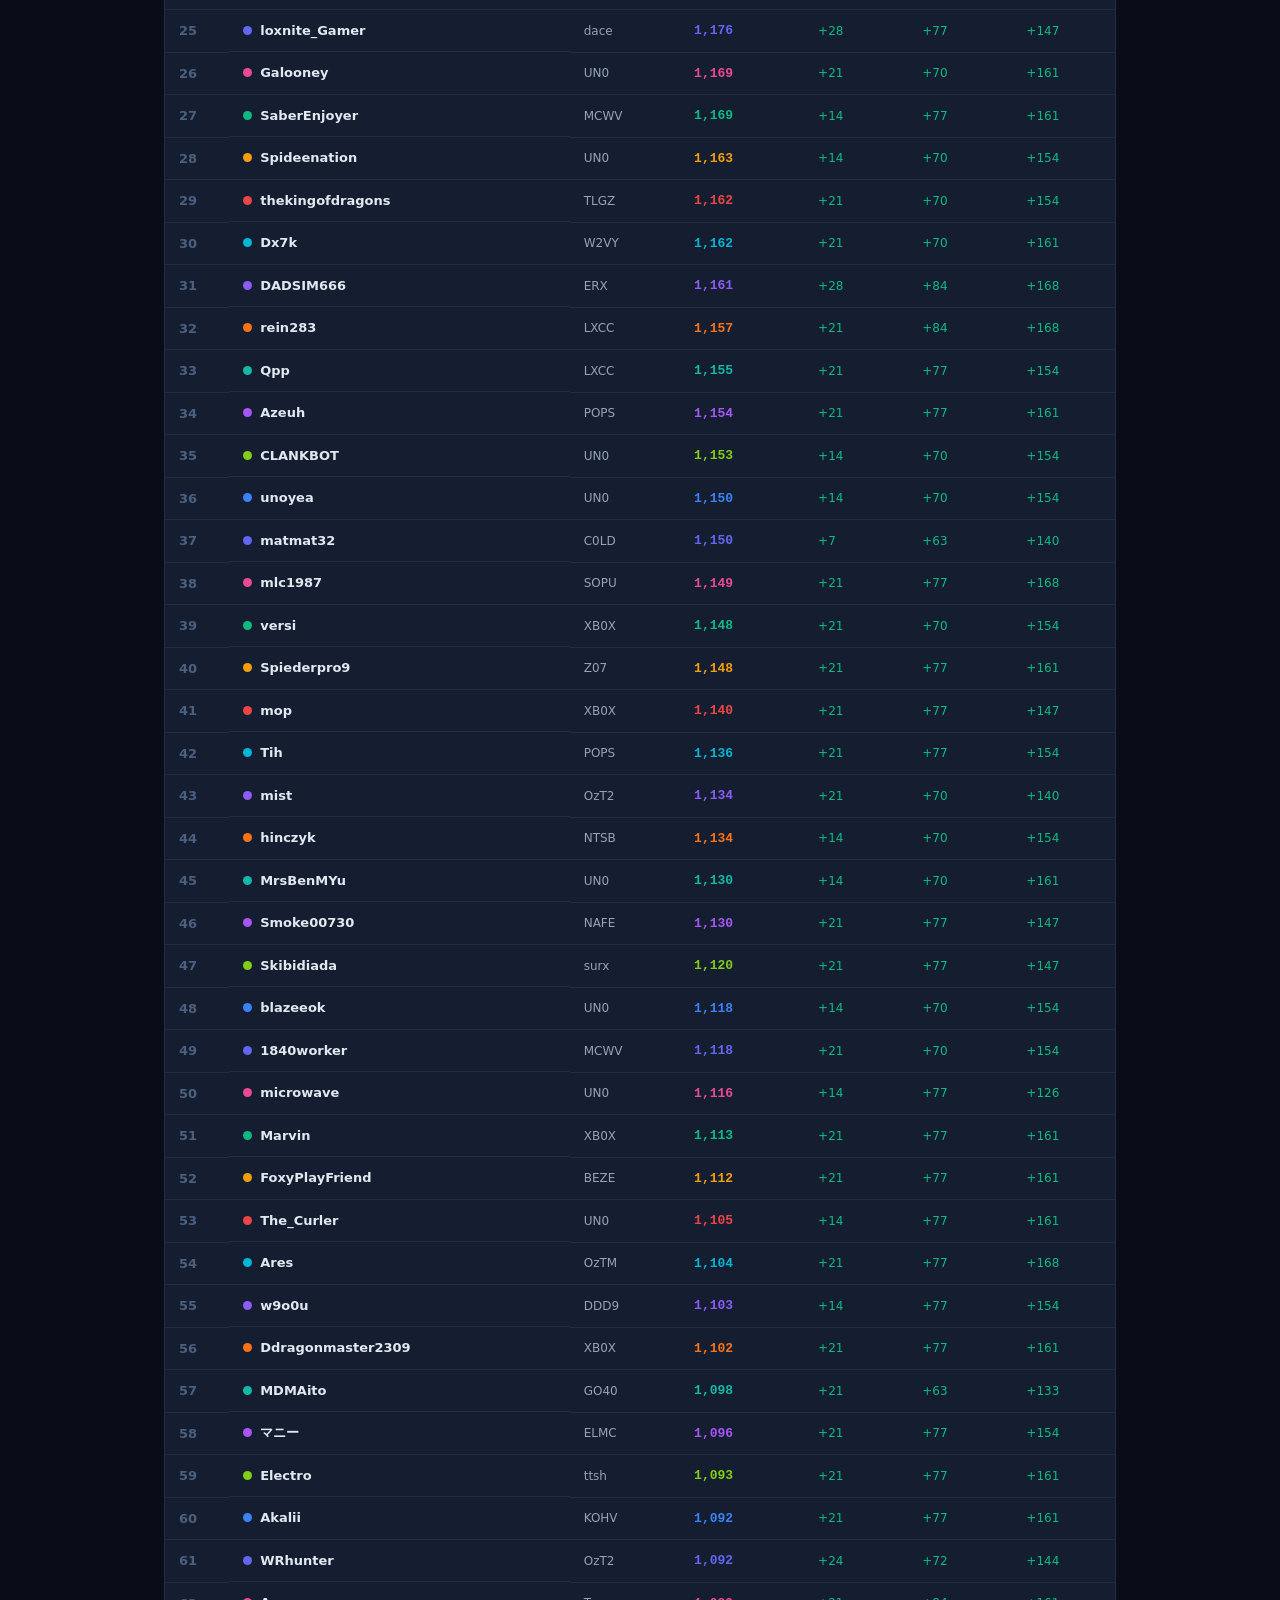
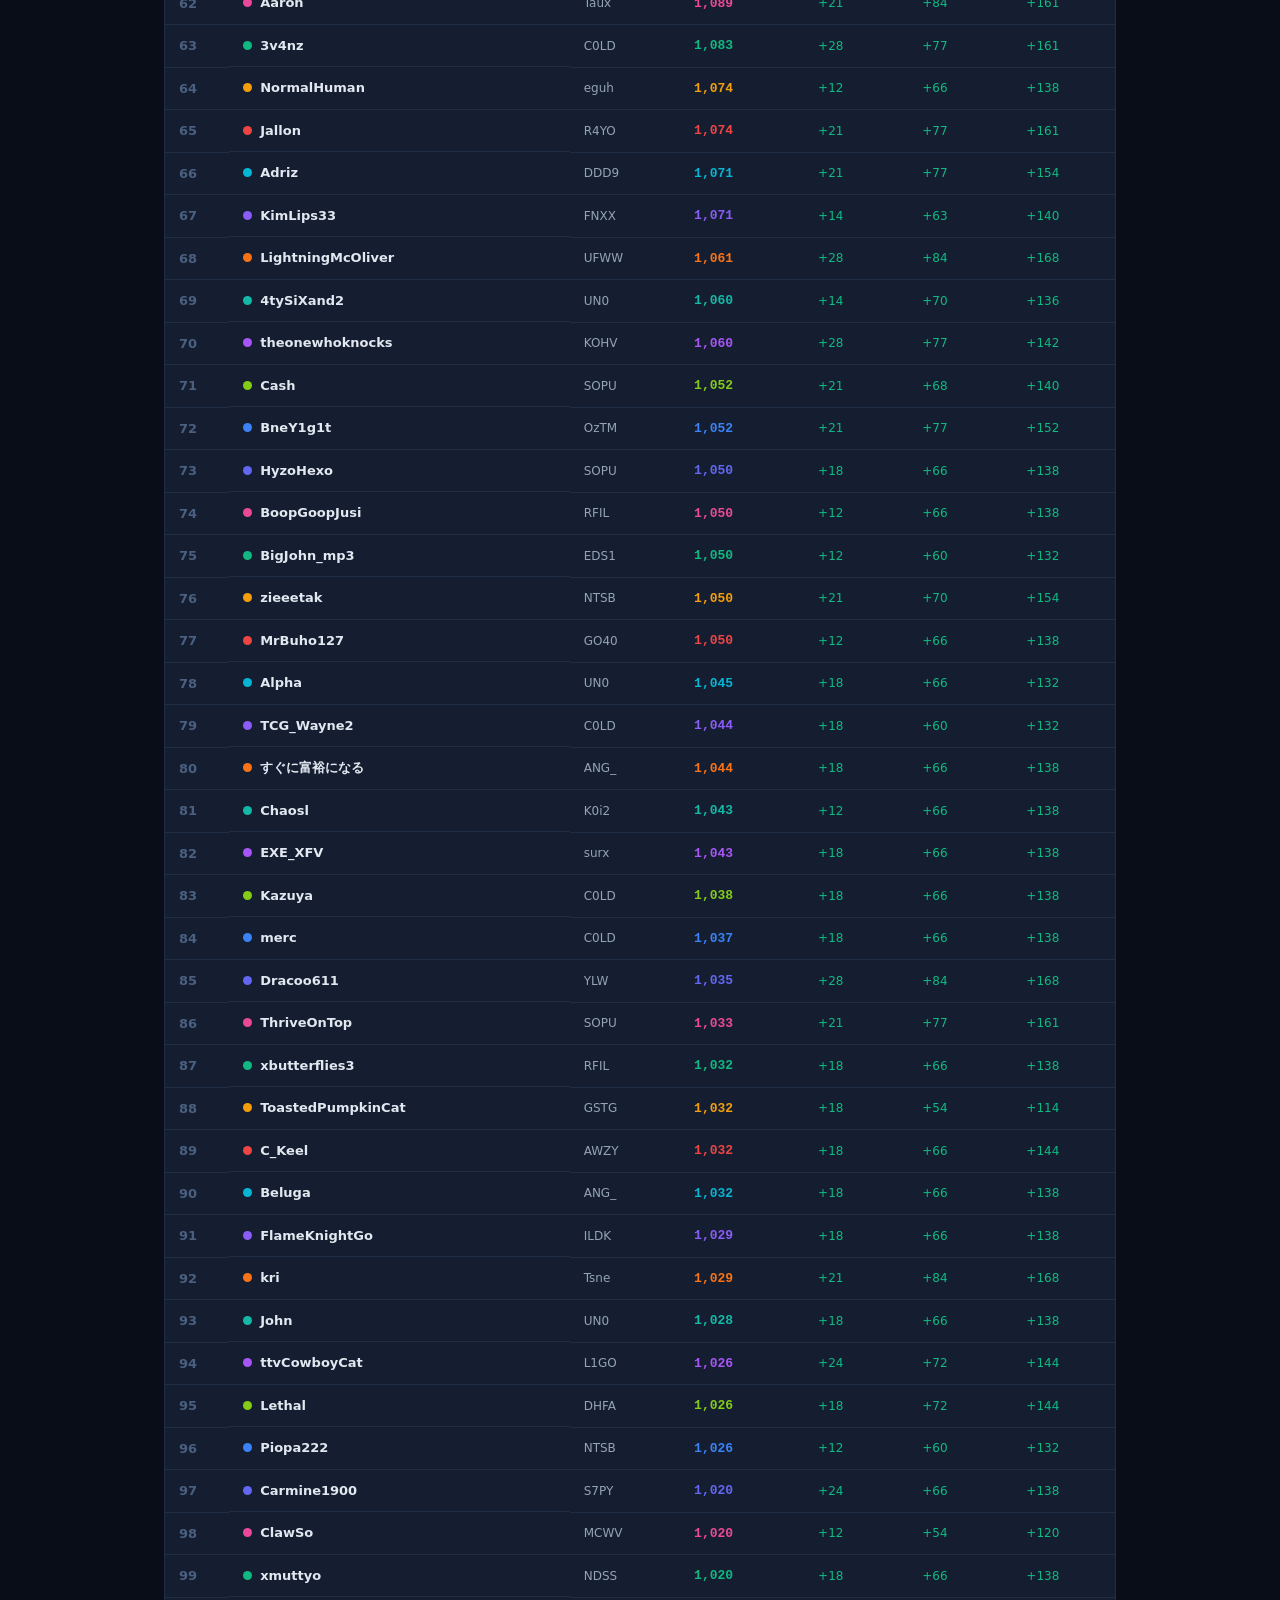
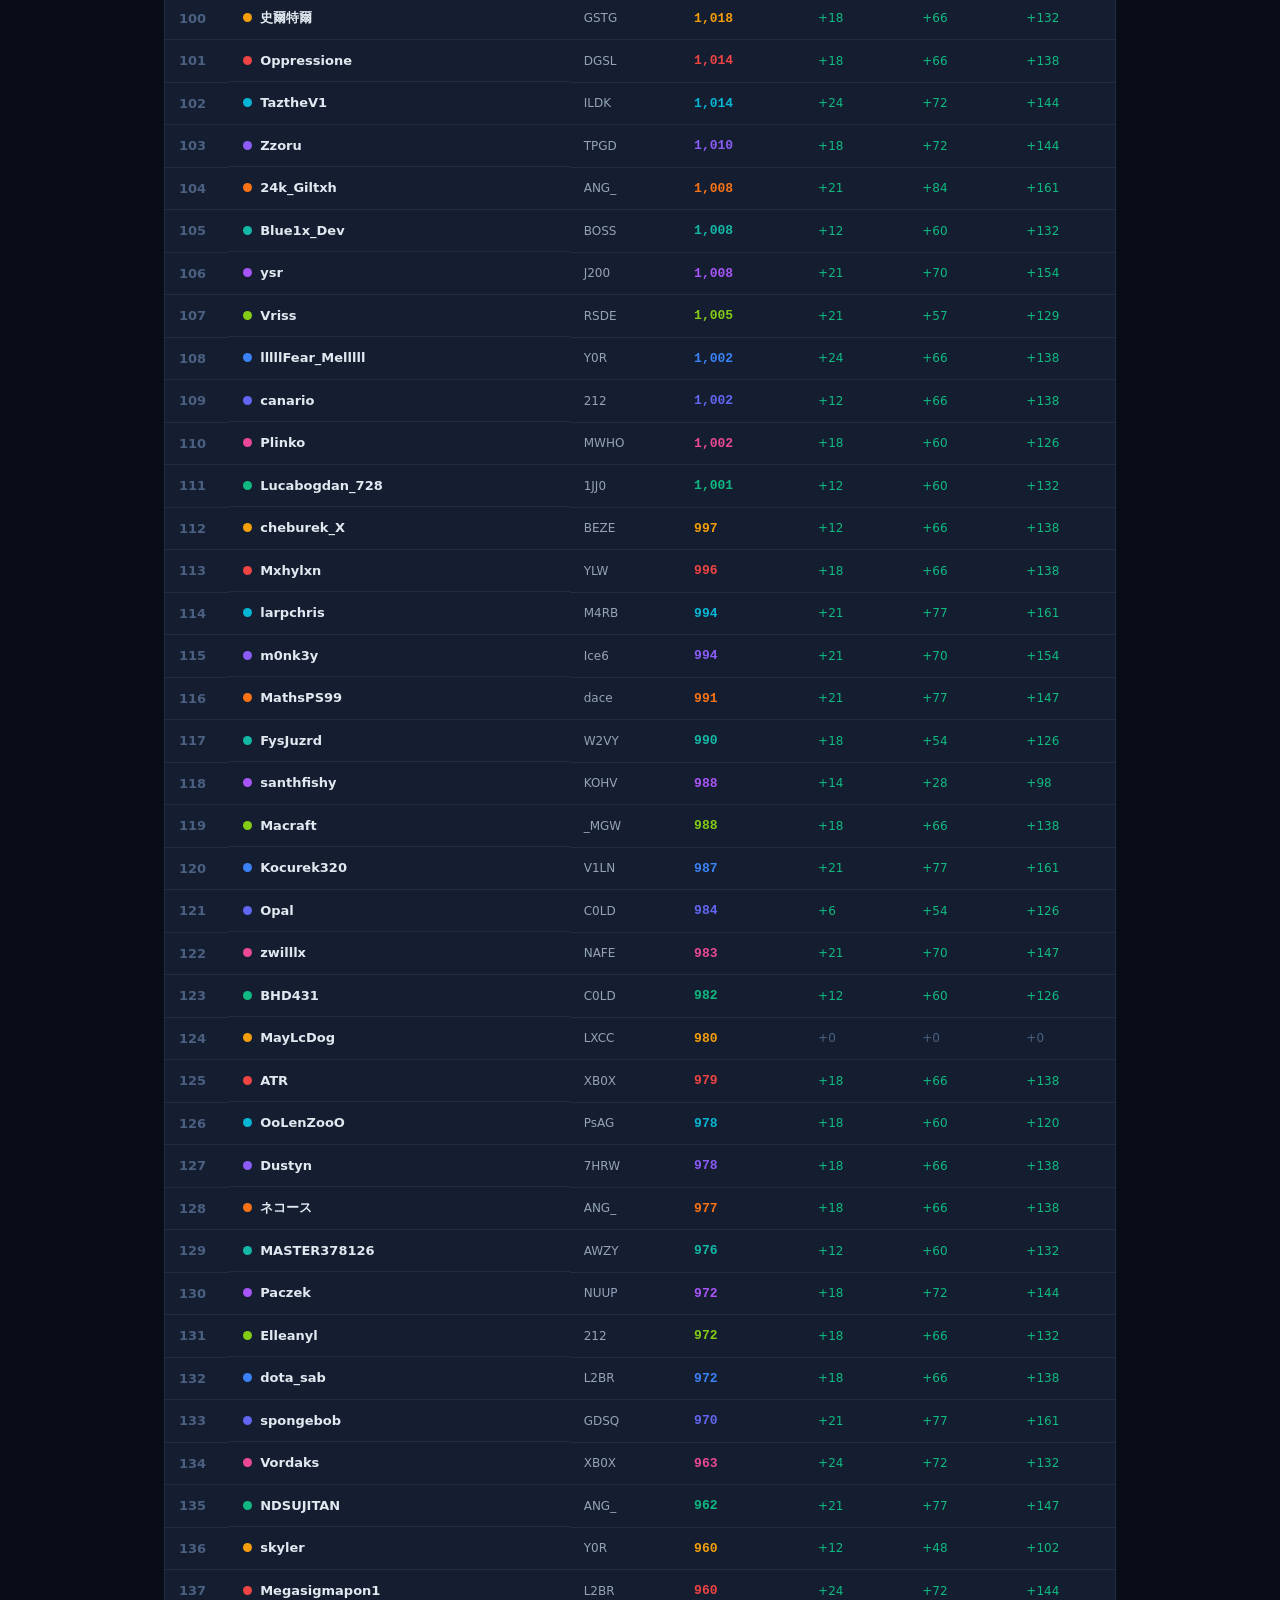
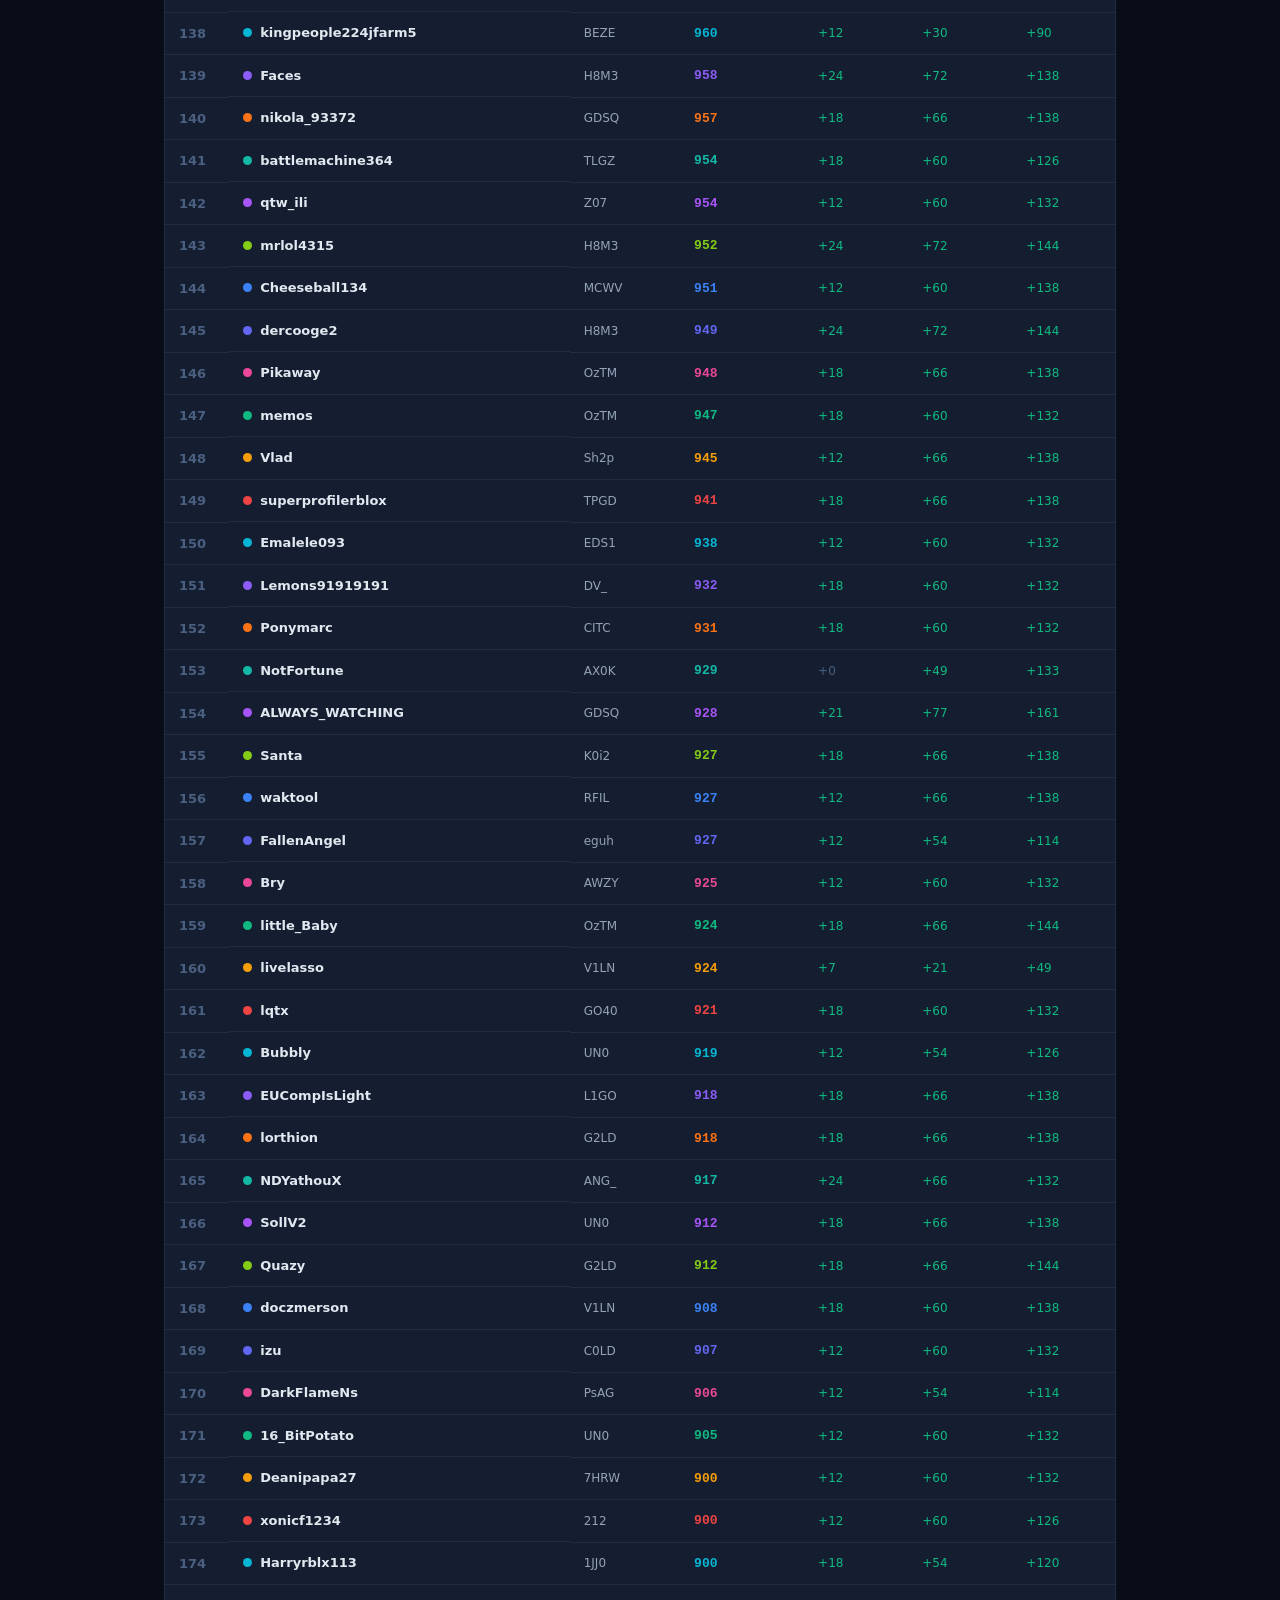
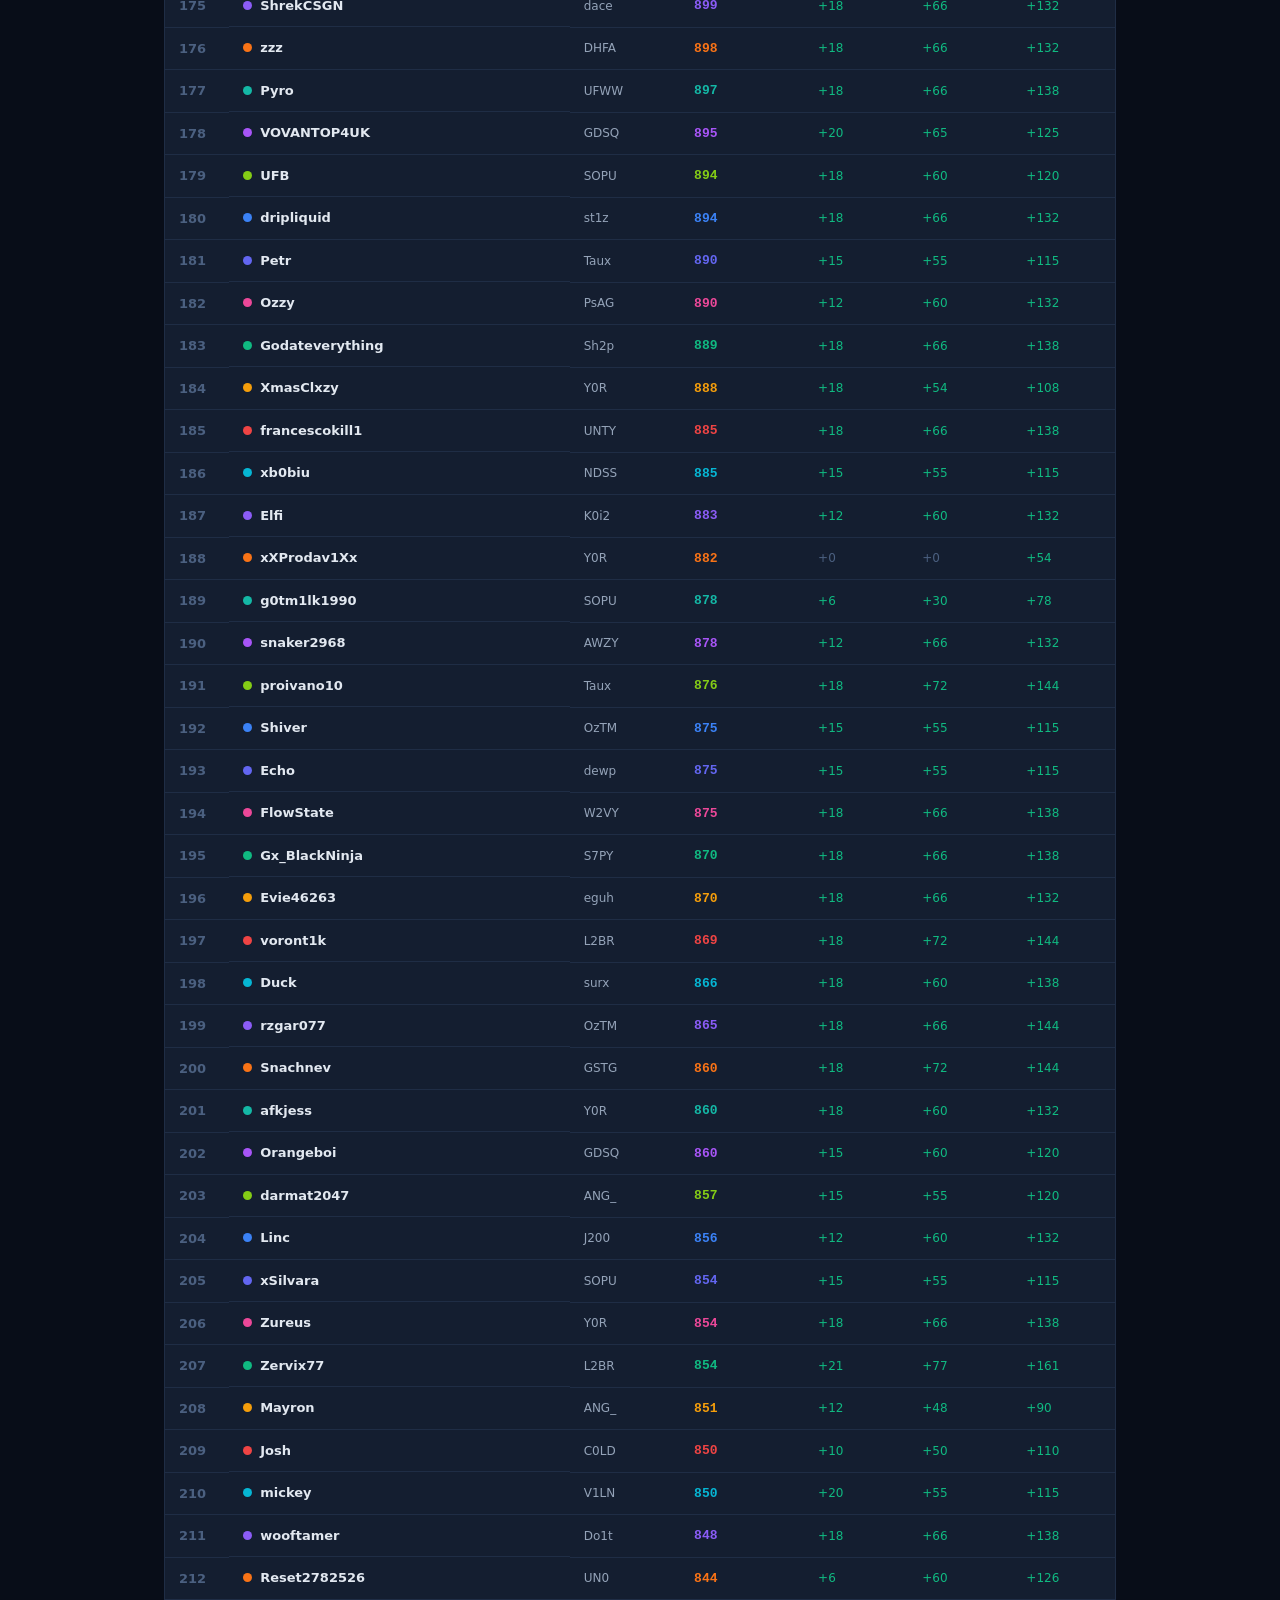
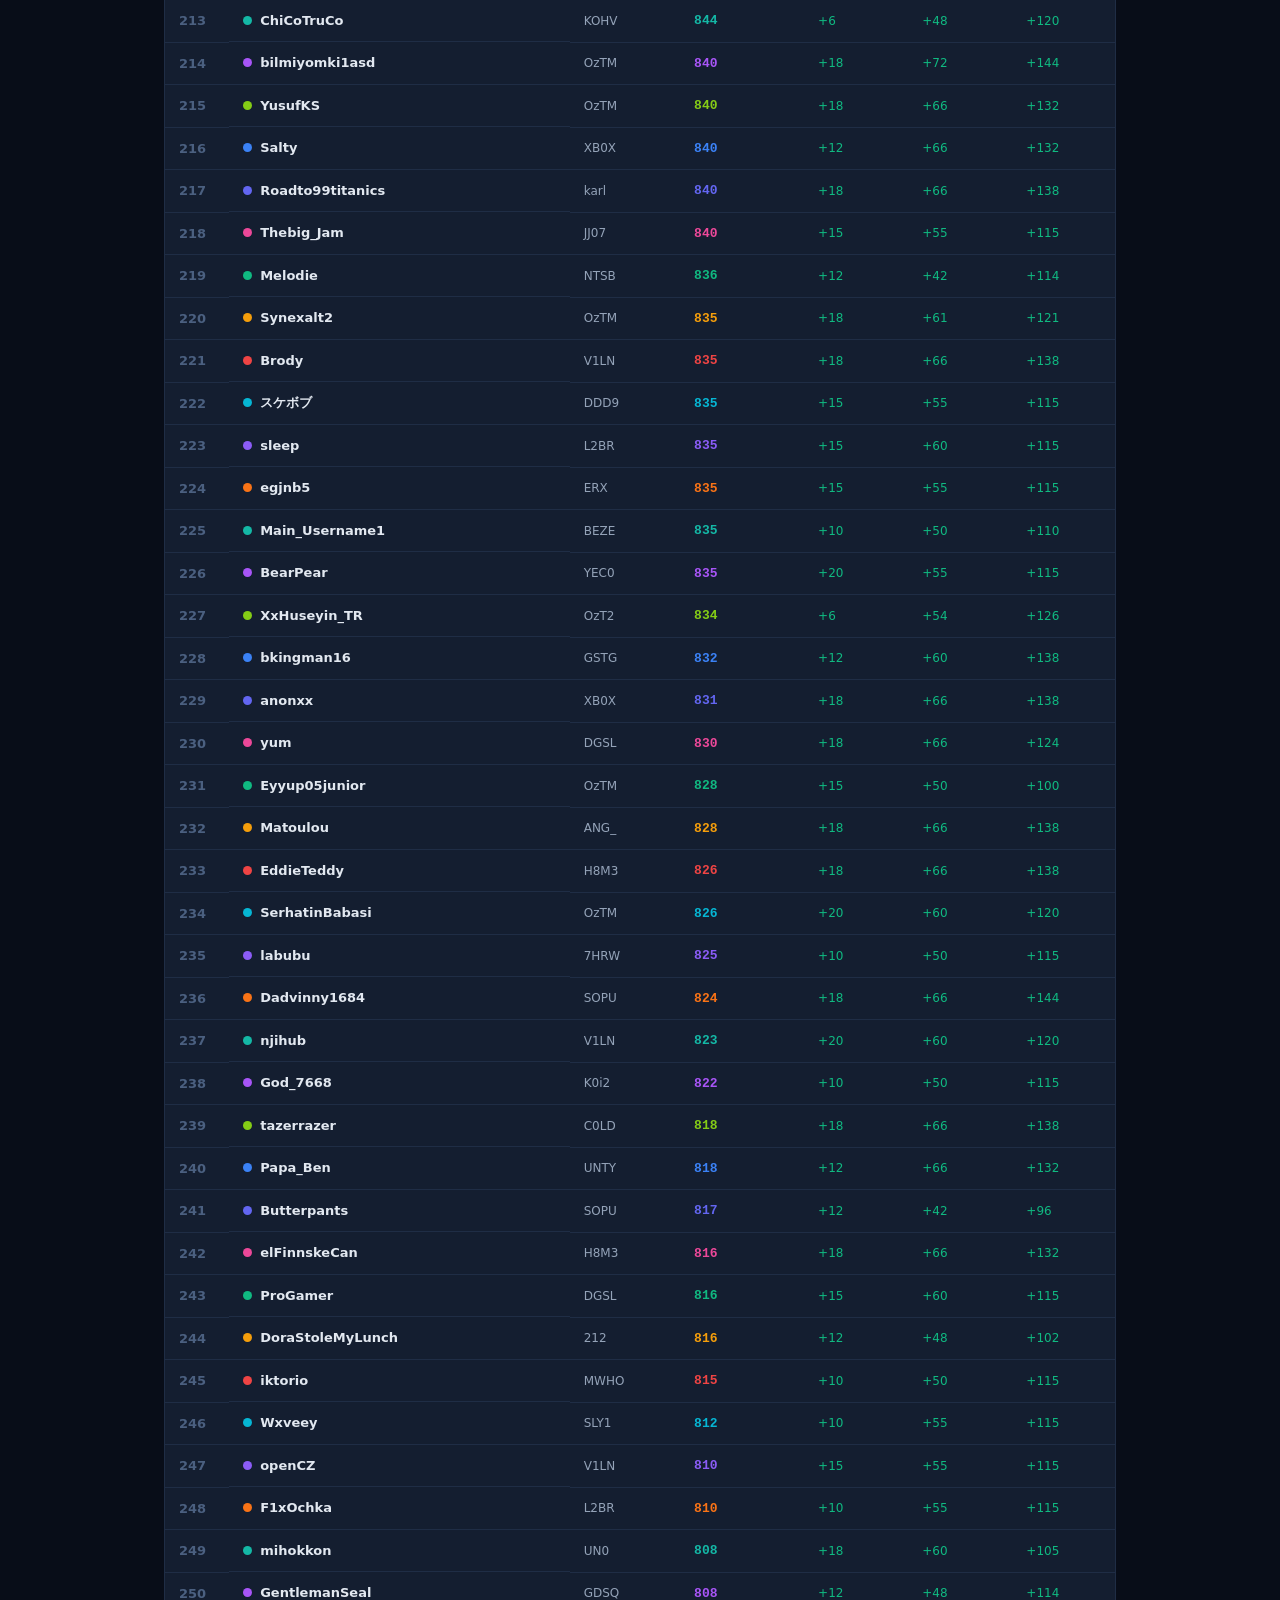
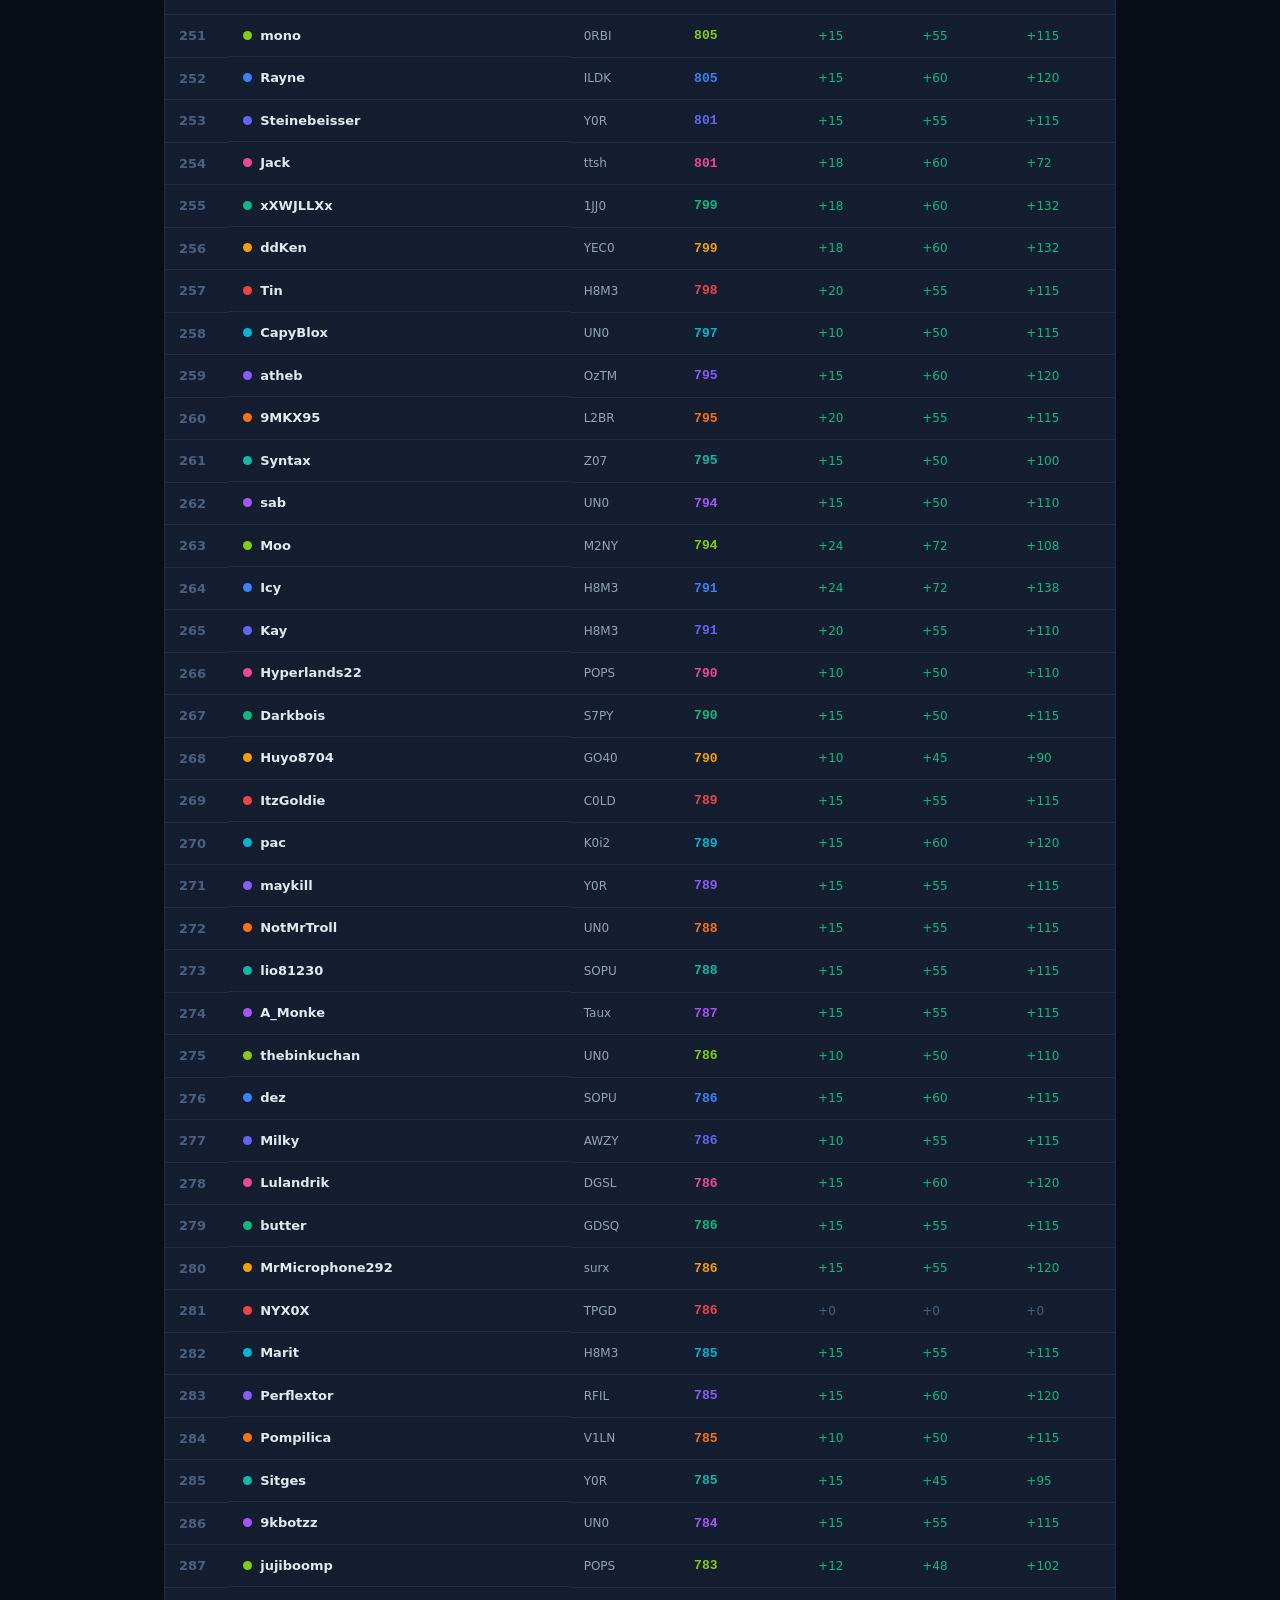
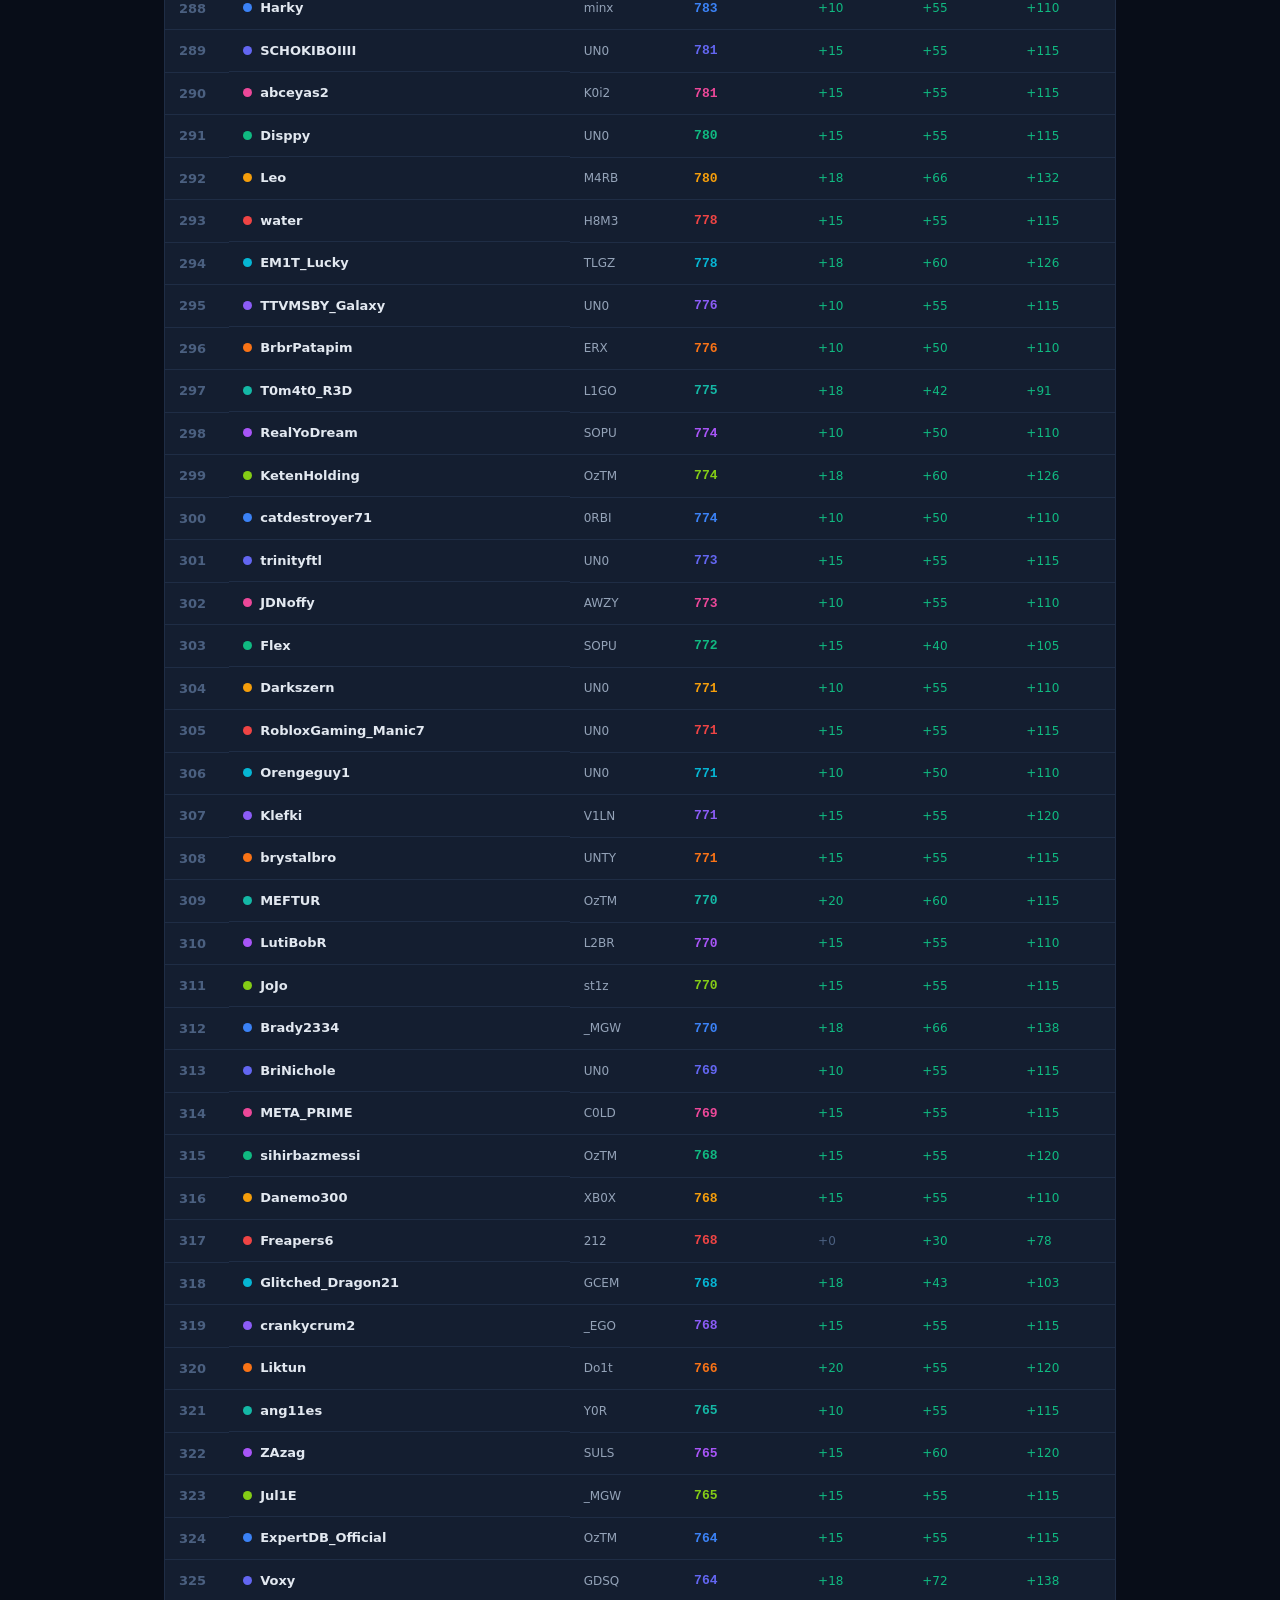
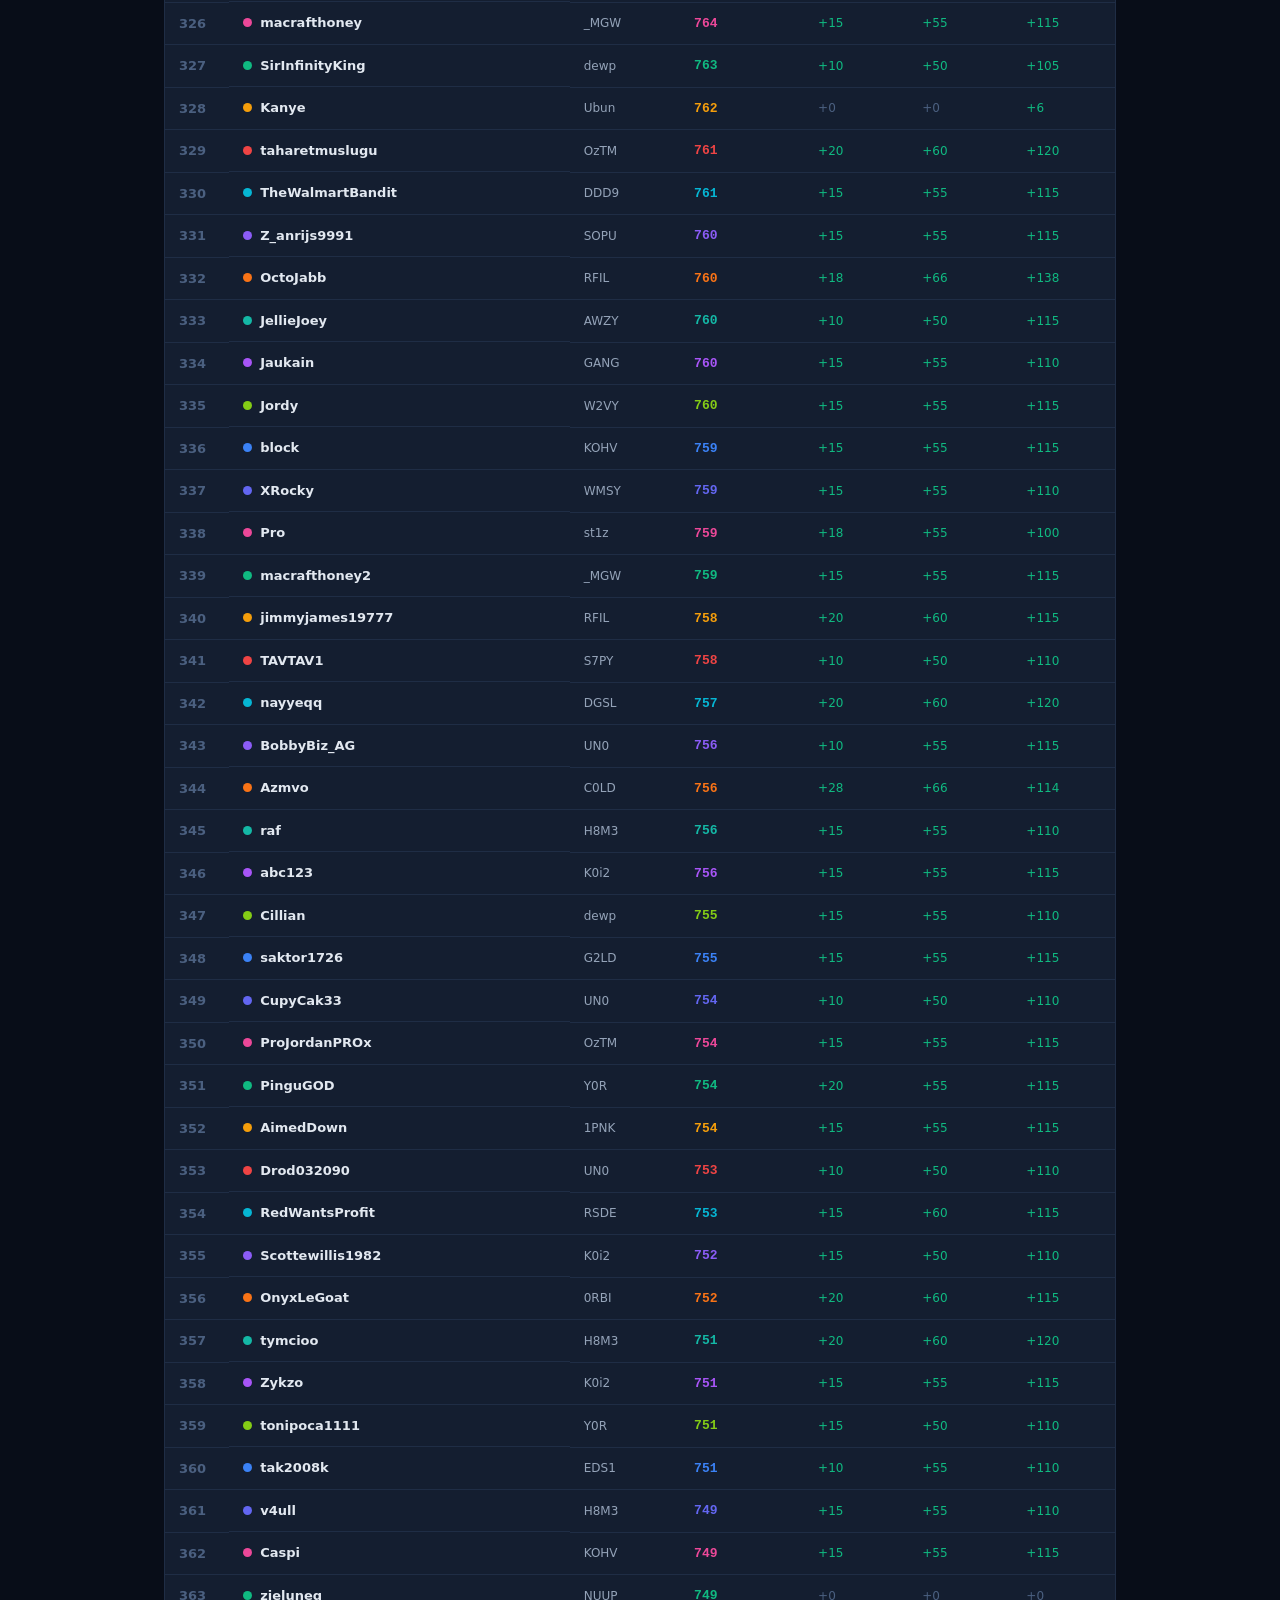
<file: players.html>
<!DOCTYPE html>
<html lang="en">
<head>
    <meta charset="UTF-8">
    <meta name="viewport" content="width=device-width, initial-scale=1.0">
    <meta http-equiv="Cache-Control" content="no-cache, no-store, must-revalidate">
    <meta http-equiv="Pragma" content="no-cache">
    <meta http-equiv="Expires" content="0">
    <title>PS99 Clan Battle — Individual Leaderboard</title>
    <link rel="stylesheet" href="style.css?v=4">
    <script>
    (function(){
        var V = 4;
        var k = '_ps99cb_players_v';
        var stored = localStorage.getItem(k);
        localStorage.setItem(k, V);
        if (stored && stored !== String(V)) {
            var url = location.href.split('?')[0] + '?nocache=' + V;
            location.replace(url);
        }
    })();
    </script>
</head>
<body>

<header>
    <div class="header-content">
        <div class="logo">
            <span class="logo-icon">⚔️</span>
            <h1>PS99 Clan Battle — Individual Leaderboard</h1>
        </div>
        <div style="display:flex;align-items:center;gap:10px">
            <span id="event-status-badge"></span>
            <button class="btn-refresh" id="refresh-btn">🔄 Refresh</button>
        </div>
    </div>
</header>

<main>

    <!-- ── Player Leaderboard ── -->
    <div id="leaderboard-view" class="view active">
        <div class="event-info-bar">
            <div>
                <div class="event-title">Clan Battle Individual Player Leaderboard</div>
                <div class="event-dates">Top 1000 players by battle contribution, refreshed every ~10 minutes</div>
            </div>
        </div>

        <div class="summary-stats-bar" id="summary-stats-bar">
            <div class="summary-stat">
                <span class="summary-stat-value" id="ss-total">—</span>
                <span class="summary-stat-label">Players Tracked</span>
            </div>
            <div class="summary-stat">
                <span class="summary-stat-value" id="ss-zero-10m">—</span>
                <span class="summary-stat-label">0 Gain (10m)</span>
            </div>
            <div class="summary-stat">
                <span class="summary-stat-value" id="ss-zero-30m">—</span>
                <span class="summary-stat-label">0 Gain (30m)</span>
            </div>
            <div class="summary-stat">
                <span class="summary-stat-value" id="ss-zero-1h">—</span>
                <span class="summary-stat-label">0 Gain (1h)</span>
            </div>
            <div class="summary-stat">
                <span class="summary-stat-value" id="ss-snapshots">—</span>
                <span class="summary-stat-label">Snapshots</span>
            </div>
        </div>

        <div class="manage-card live-card">
            <div class="manage-card-header">
                <h3>🔍 Search Player</h3>
                <span class="live-dot"></span>
            </div>
            <p class="live-desc">Search any player by display name.</p>
            <div class="live-manual">
                <input type="text" id="search-player-name" class="live-input" placeholder="Enter player name">
                <button class="btn-live-secondary" id="search-player-btn">Search</button>
                <button class="btn-secondary" id="clear-search-btn" style="display:none">Clear</button>
            </div>
            <div id="search-status" class="import-status"></div>
        </div>

        <h3 class="sub-heading" id="leaderboard-heading">Top Players</h3>
        <div class="players-table-container">
            <table class="players-table">
                <thead>
                    <tr><th>#</th><th>Player</th><th>Clan</th><th>Points</th><th>Δ10m</th><th>Δ30m</th><th>Δ1Hr</th></tr>
                </thead>
                <tbody id="leaderboard-tbody"></tbody>
            </table>
        </div>
    </div>

    <!-- ── Player Detail ── -->
    <div id="player-detail-view" class="view">
        <div class="detail-top-bar">
            <button class="back-btn" id="player-back-btn">← Back to Leaderboard</button>
        </div>
        <div class="team-detail-header">
            <div class="team-detail-title-row">
                <div class="team-detail-color-bar" id="player-detail-color-bar"></div>
                <div>
                    <h2 id="player-detail-name"></h2>
                    <div id="player-detail-sub" class="team-detail-sub-line"></div>
                </div>
            </div>
            <div class="team-detail-stats">
                <div class="stat-box"><span class="stat-label">Rank</span><span class="stat-value" id="pd-rank"></span></div>
                <div class="stat-box"><span class="stat-label">Points</span><span class="stat-value" id="pd-pts"></span></div>
                <div class="stat-box"><span class="stat-label">Clan</span><span class="stat-value" id="pd-clan"></span></div>
            </div>
            <div class="team-detail-stats" style="margin-top:16px">
                <div class="stat-box"><span class="stat-label">Last 10m</span><span class="stat-value" id="pd-delta-10m">—</span></div>
                <div class="stat-box"><span class="stat-label">Last 30m</span><span class="stat-value" id="pd-delta-30m">—</span></div>
                <div class="stat-box"><span class="stat-label">Last 1Hr</span><span class="stat-value" id="pd-delta-1h">—</span></div>
            </div>
        </div>
        <h3 class="sub-heading">Point History</h3>
        <div class="players-table-container">
            <table class="players-table">
                <thead>
                    <tr><th>Time</th><th>Points</th><th>Change</th></tr>
                </thead>
                <tbody id="history-tbody"></tbody>
            </table>
        </div>
    </div>

</main>

<div id="toast" class="toast"></div>

<script src="players.js?v=4"></script>
</body>
</html>
</file>
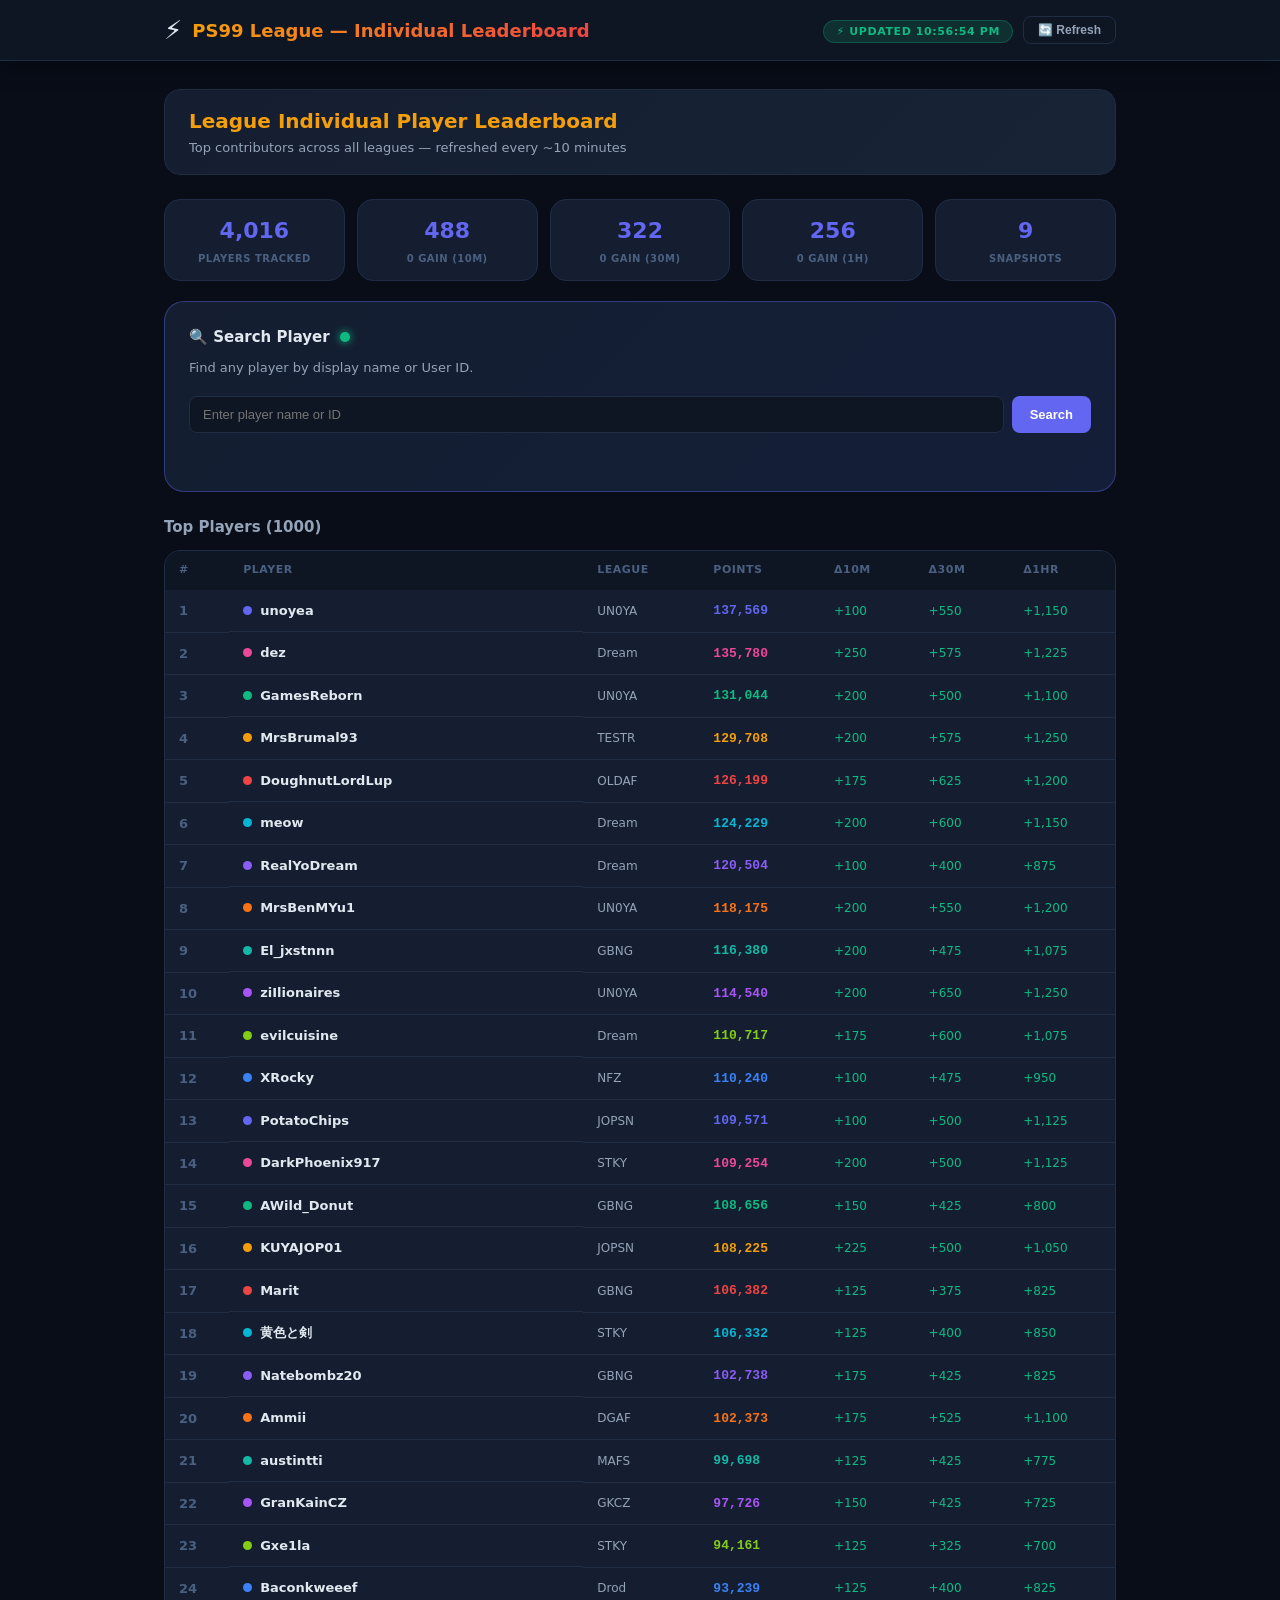
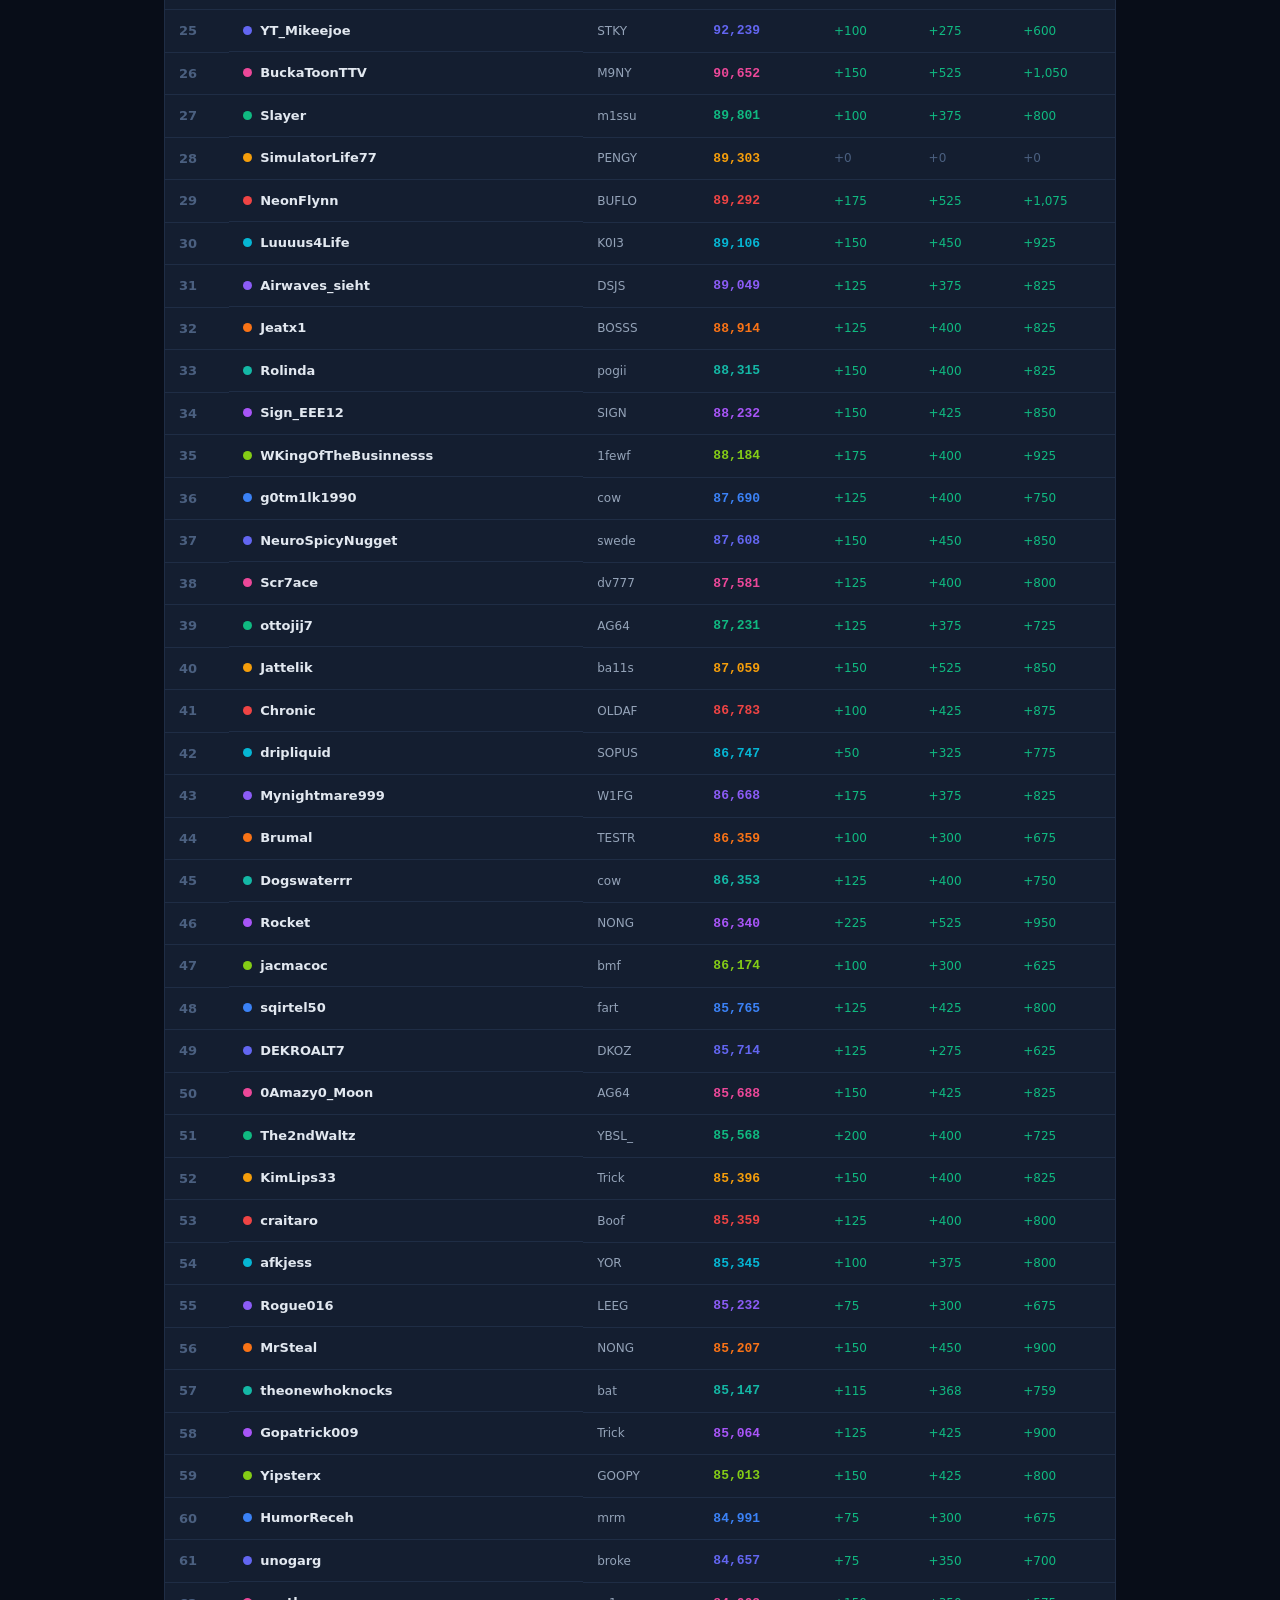
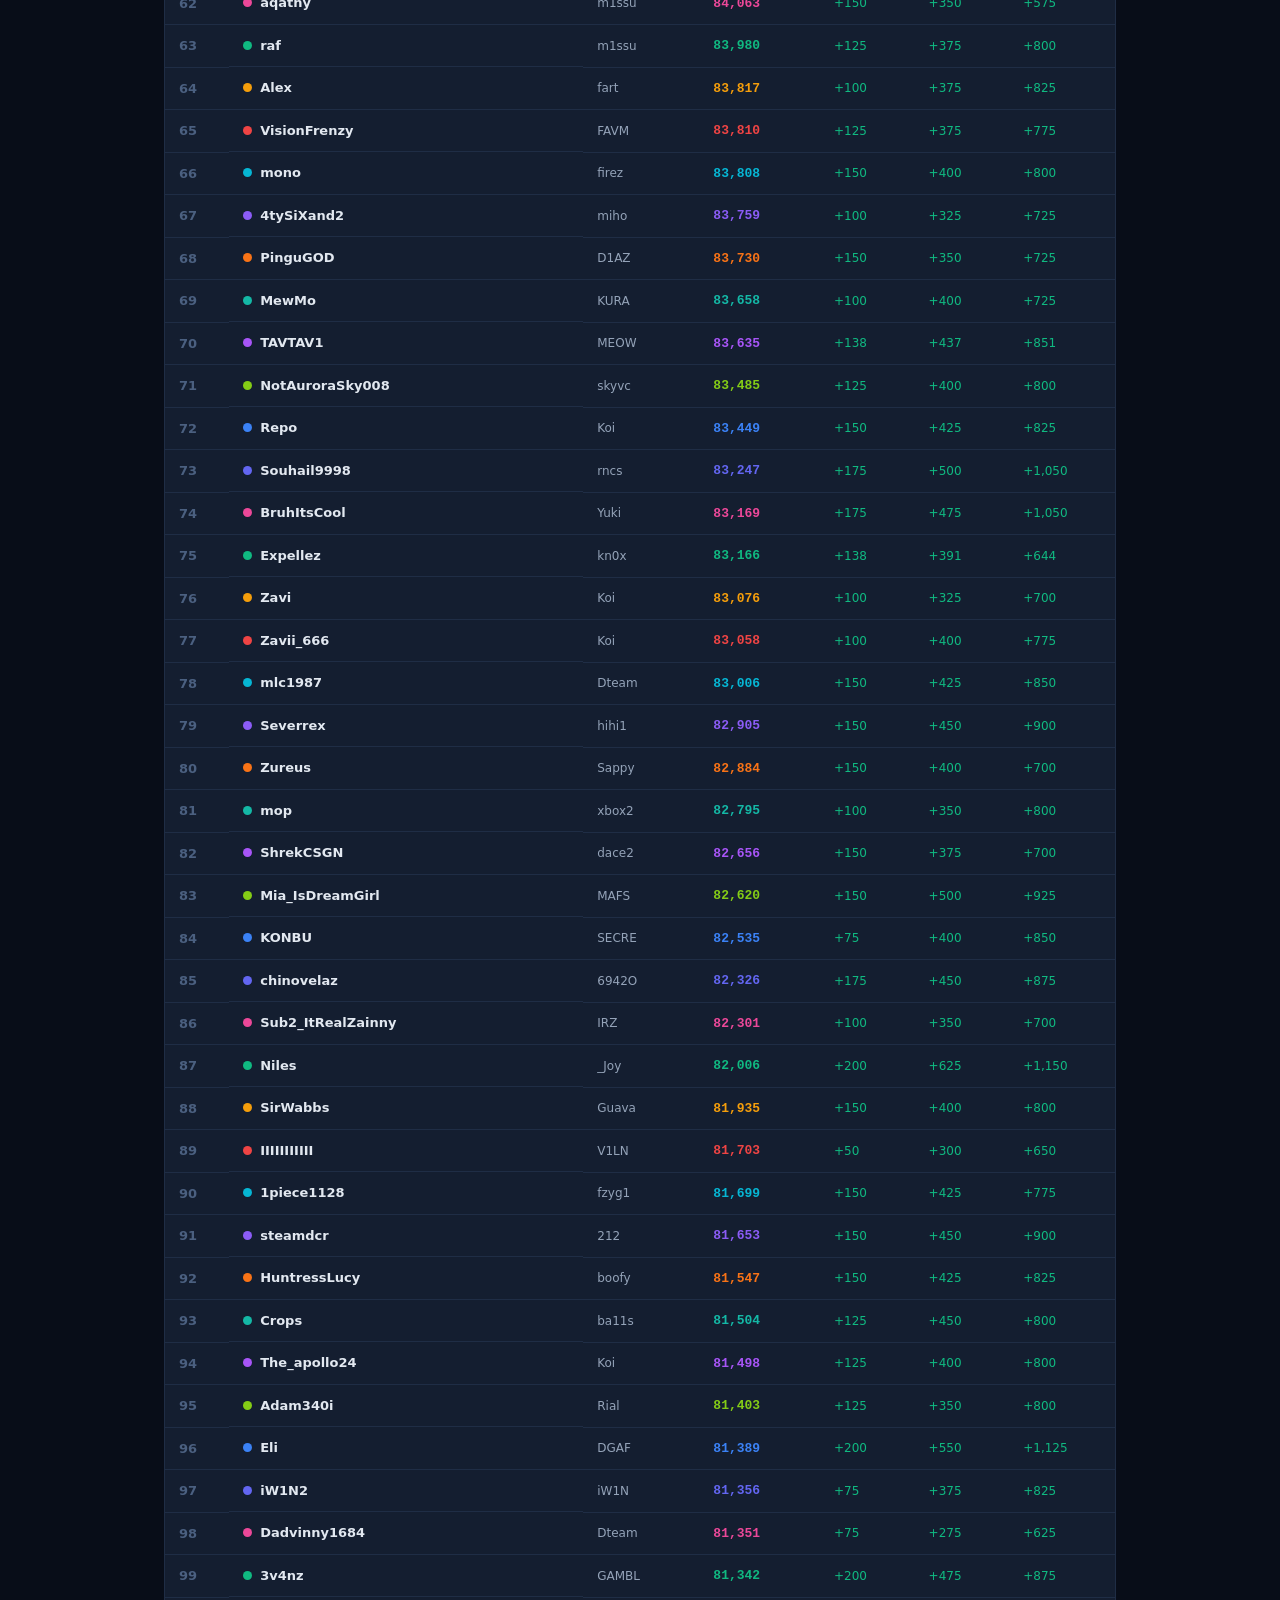
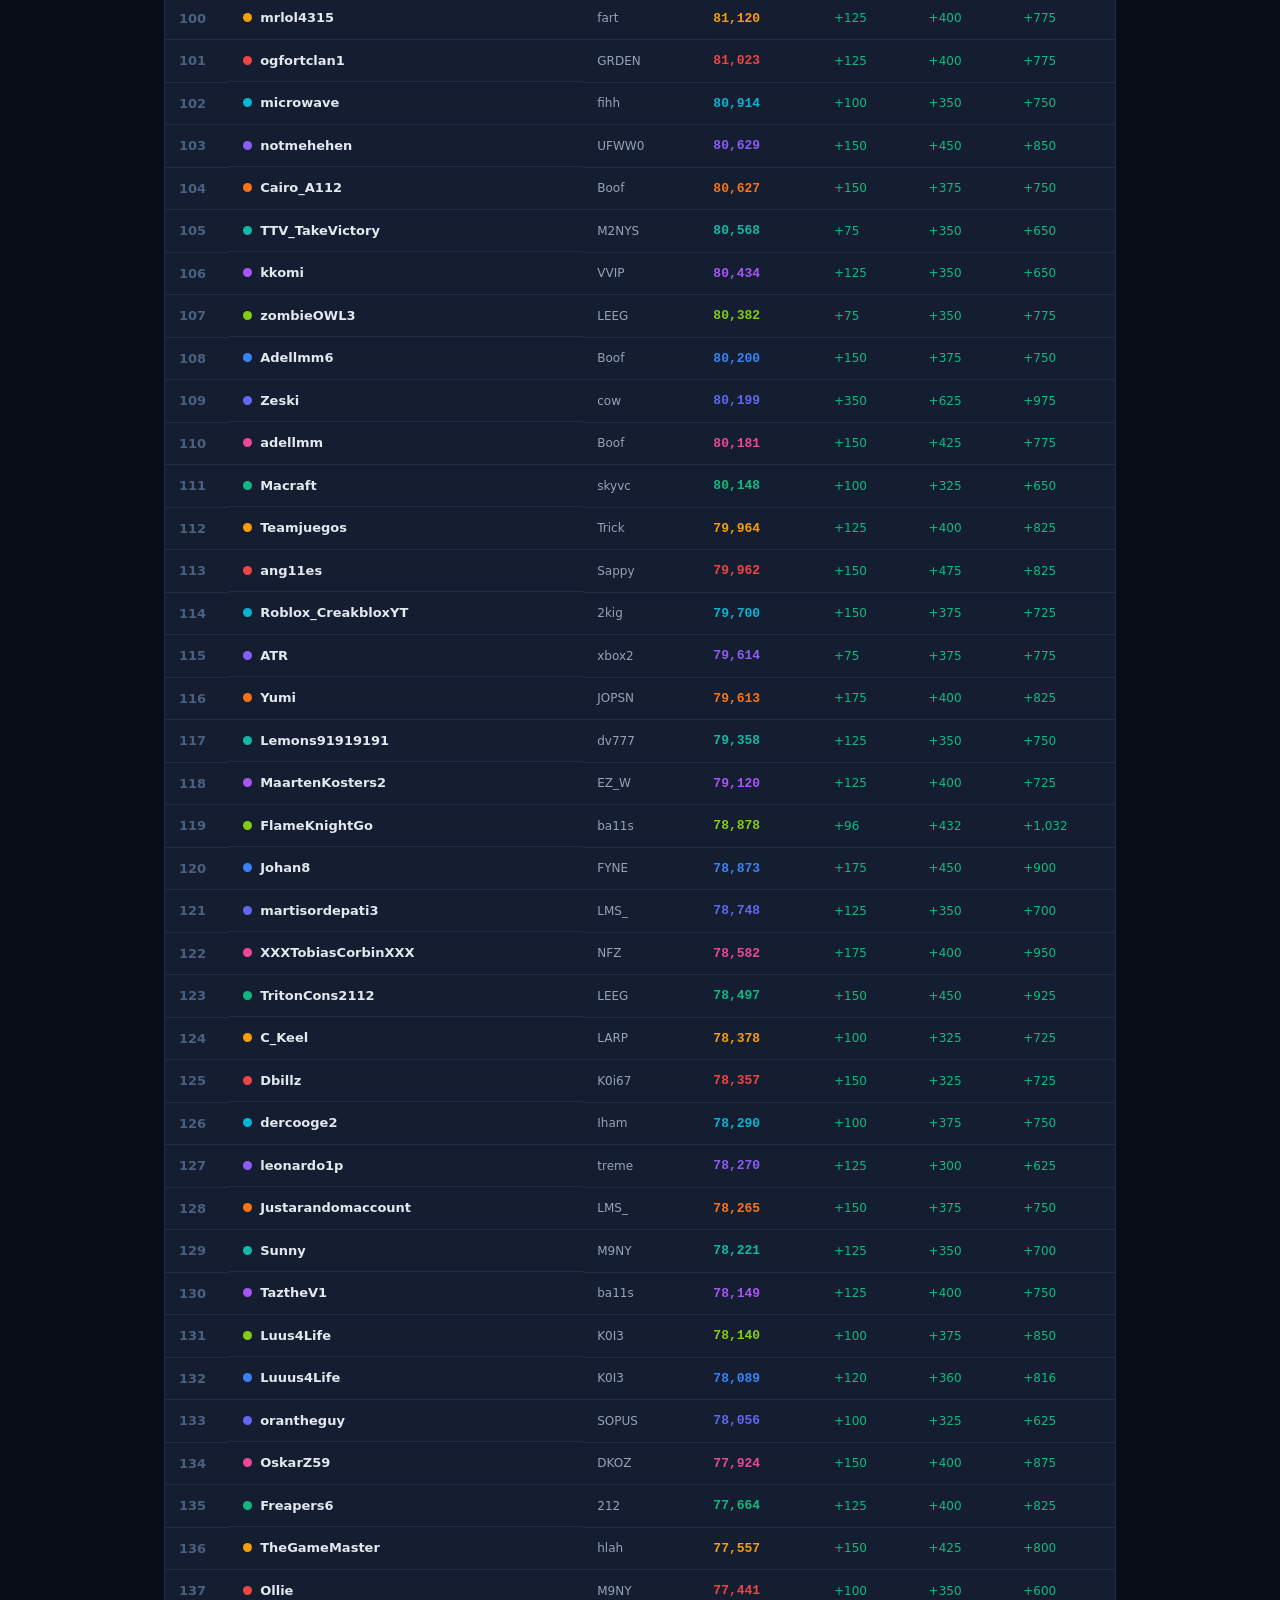
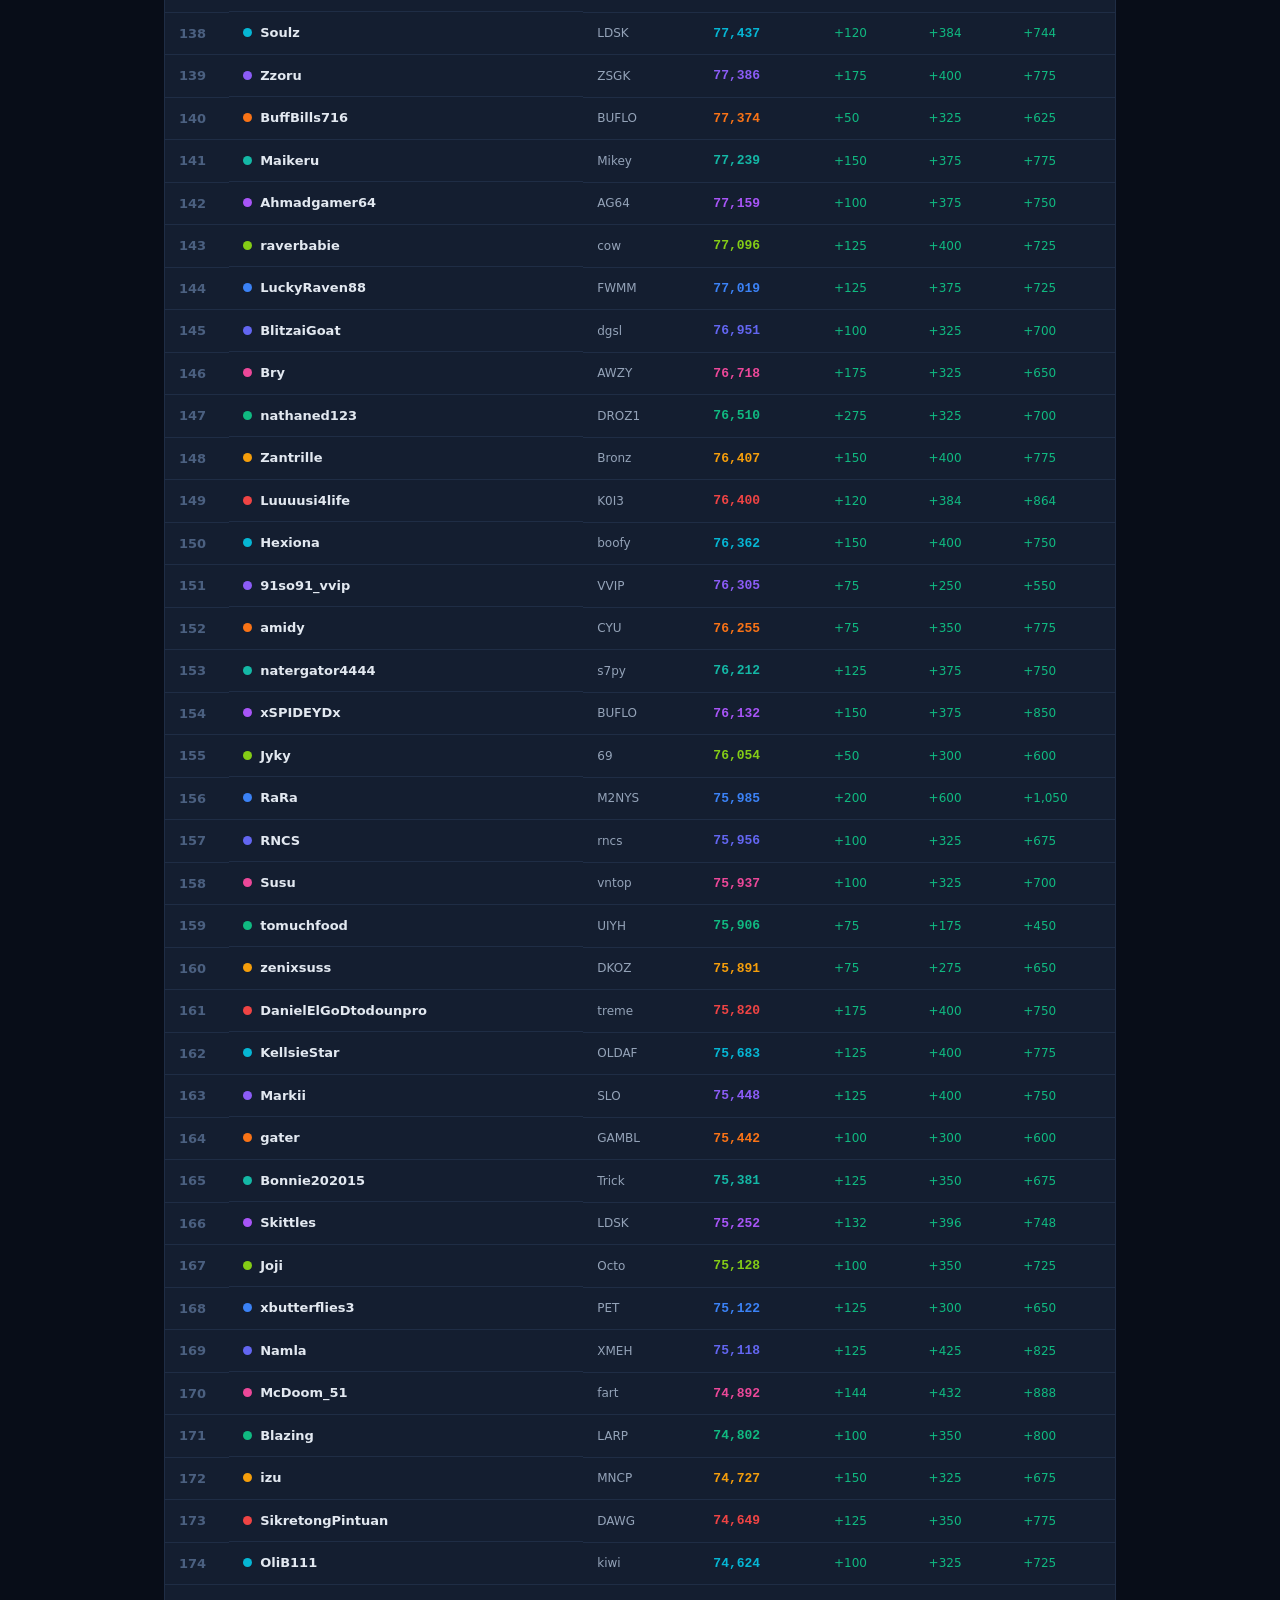
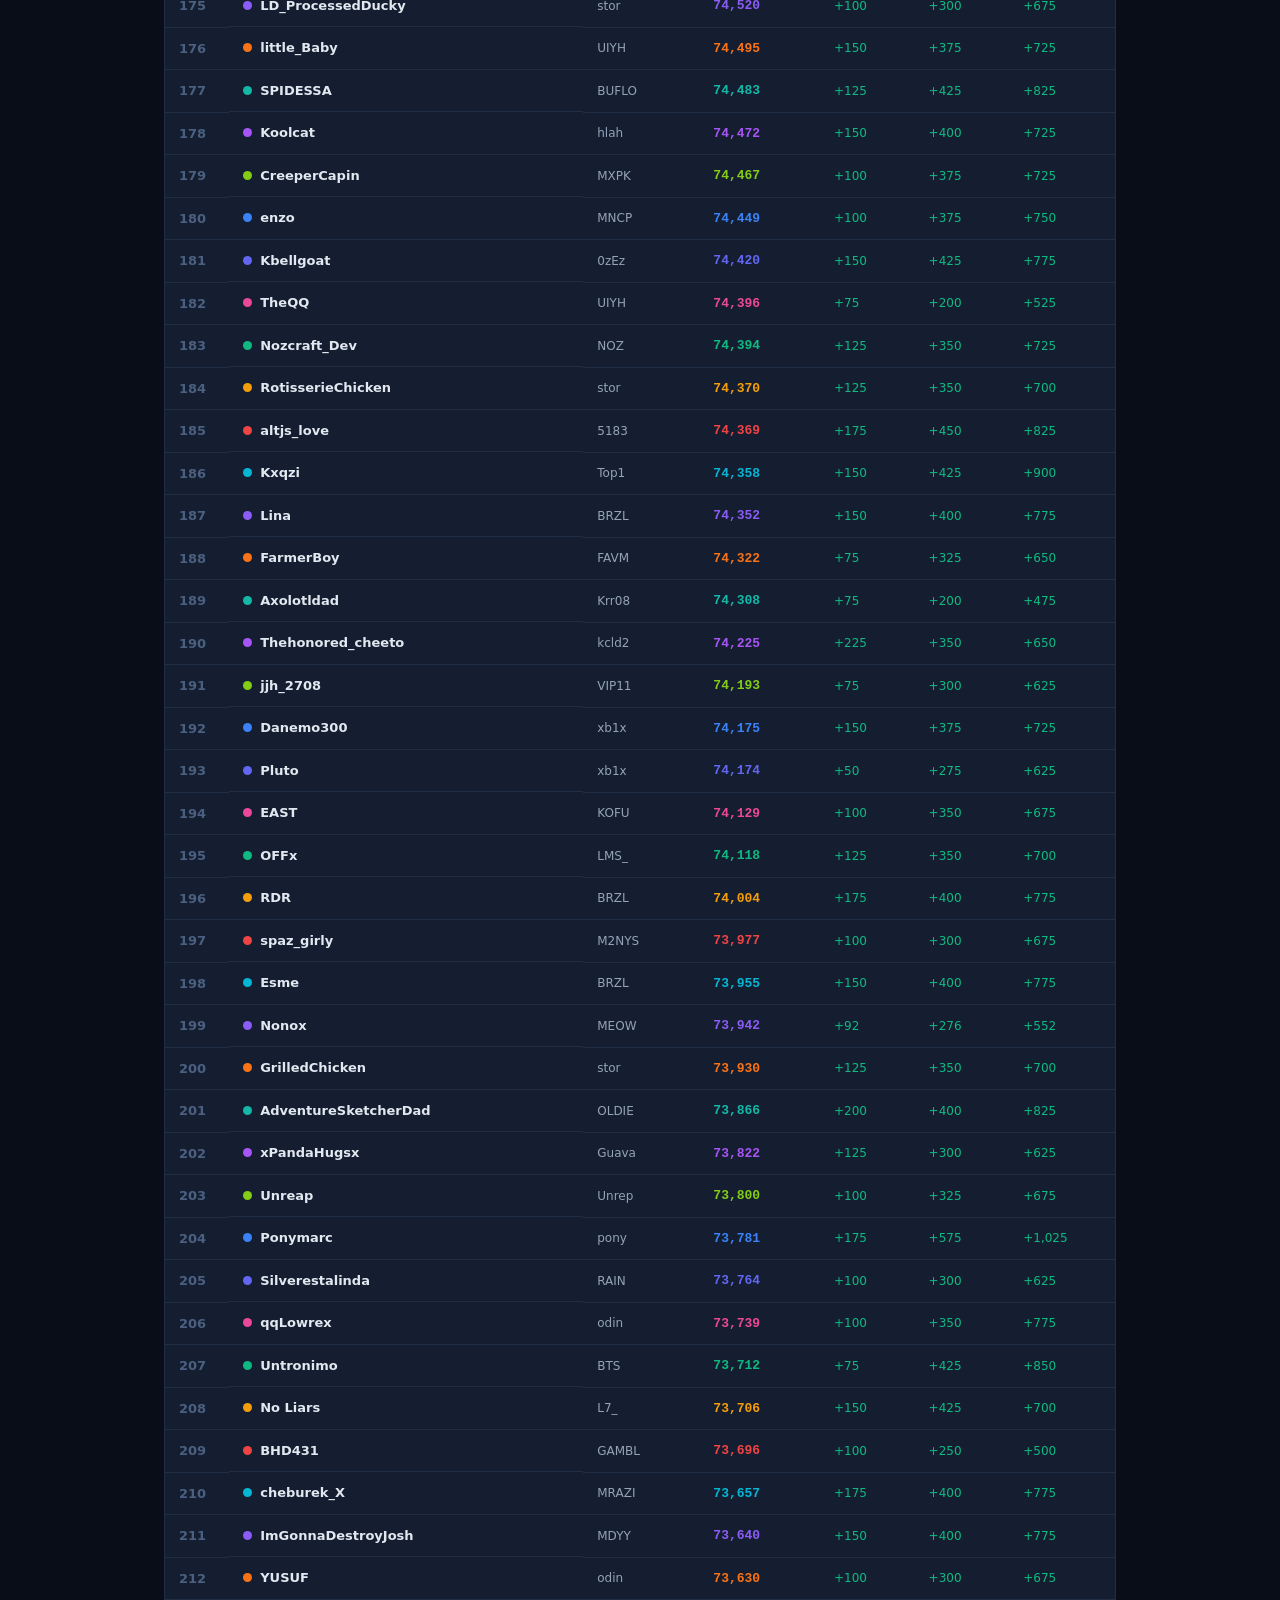
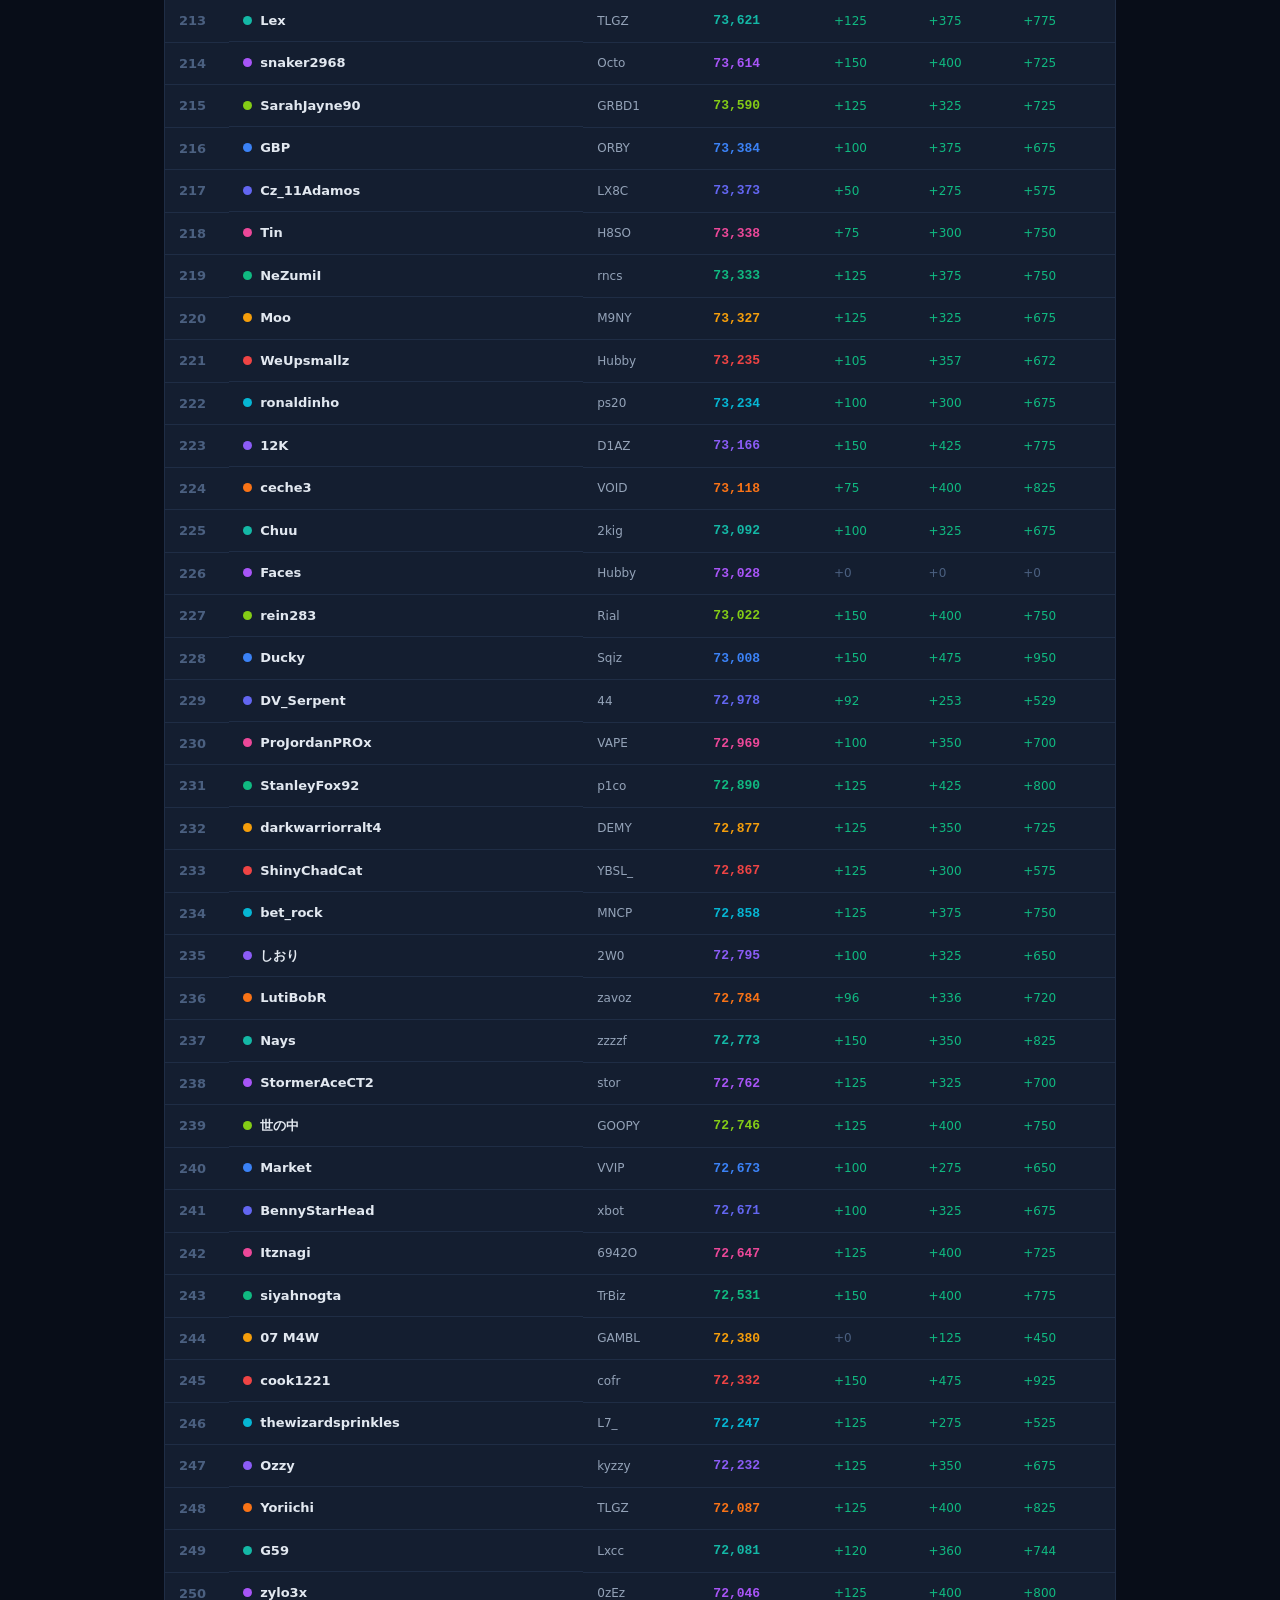
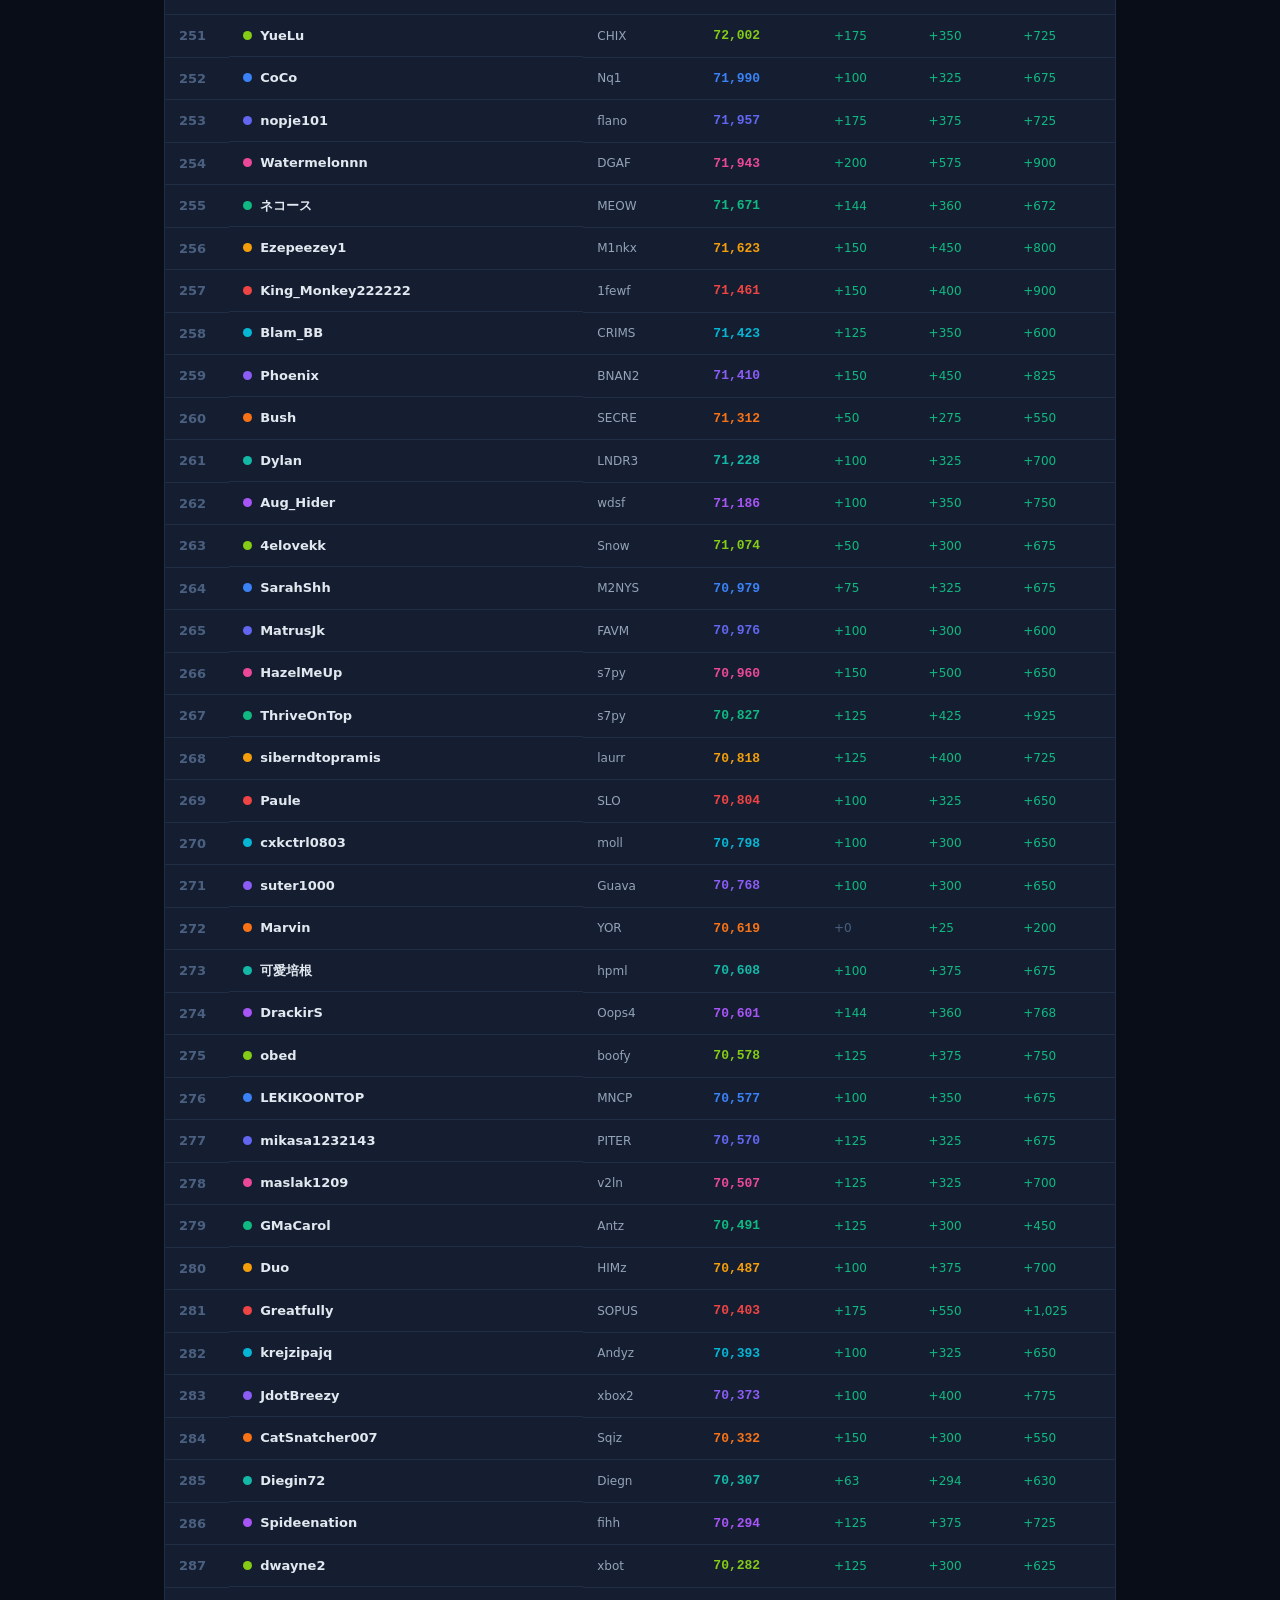
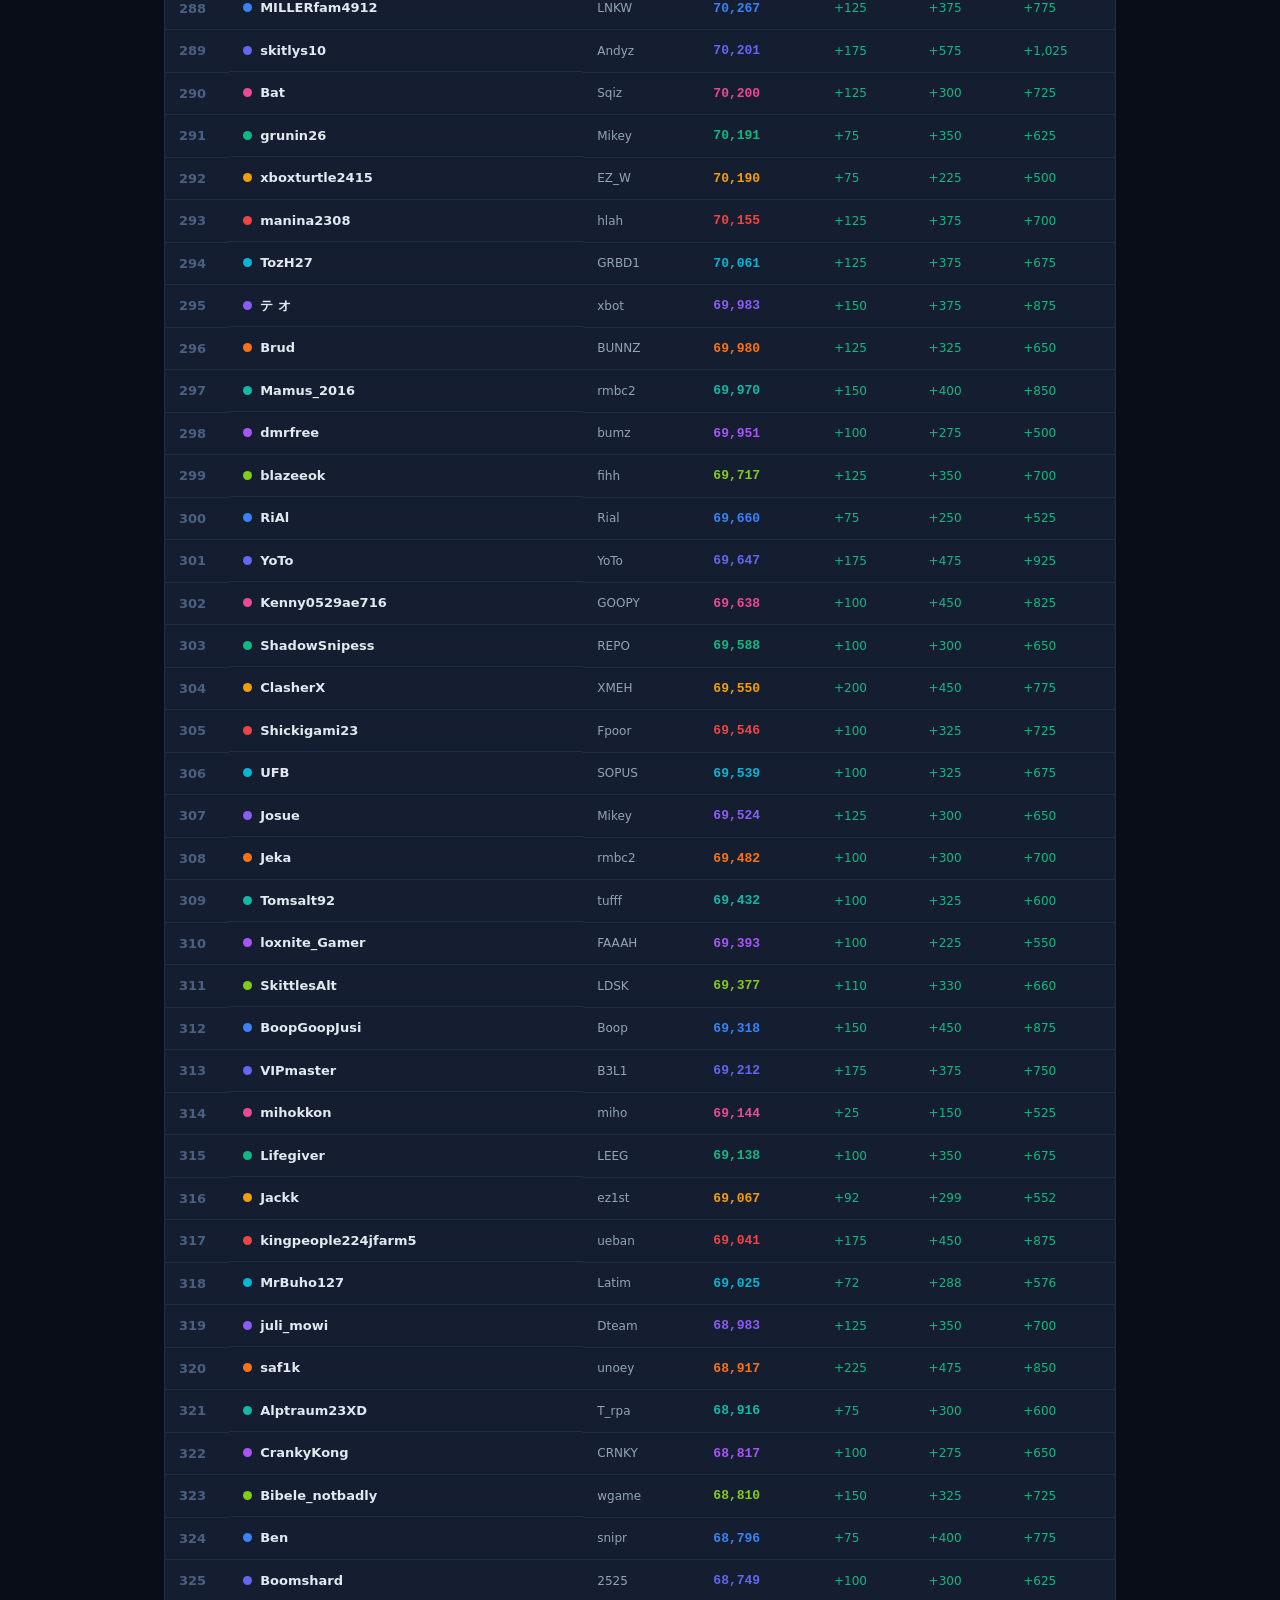
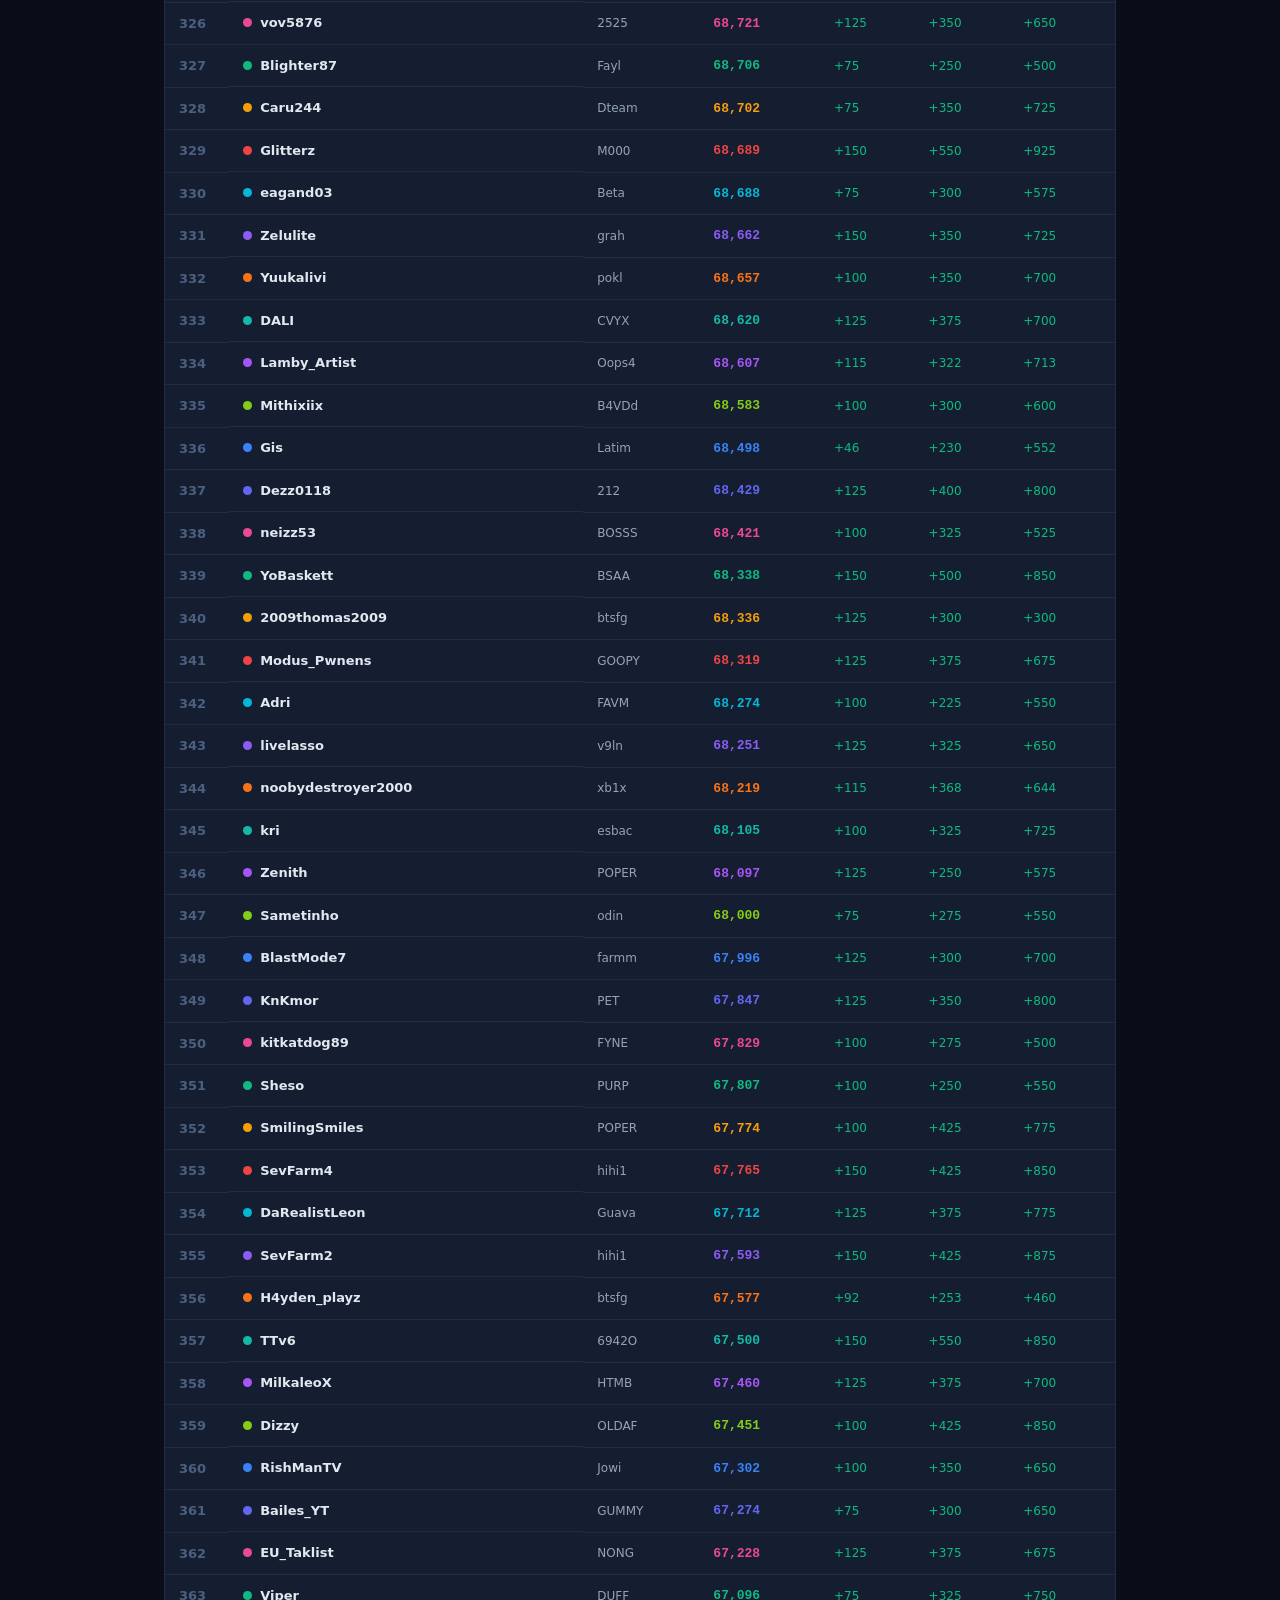
<file: transcend.html>
<!DOCTYPE html>
<html lang="en">
<head>
    <meta charset="UTF-8">
    <meta name="viewport" content="width=device-width, initial-scale=1.0">
    <meta http-equiv="Cache-Control" content="no-cache, no-store, must-revalidate">
    <meta http-equiv="Pragma" content="no-cache">
    <meta http-equiv="Expires" content="0">
    <title>PS99 League — Individual Leaderboard</title>
    <link rel="stylesheet" href="style.css?v=5">
    <script>
    (function(){
        var V = 1;
        var k = '_ps99cb_transcend_v';
        var stored = localStorage.getItem(k);
        localStorage.setItem(k, V);
        if (stored && stored !== String(V)) {
            var url = location.href.split('?')[0] + '?nocache=' + V;
            location.replace(url);
        }
    })();
    </script>
</head>
<body>

<header>
    <div class="header-content">
        <div class="logo">
            <span class="logo-icon">⚡</span>
            <h1>PS99 League — Individual Leaderboard</h1>
        </div>
        <div style="display:flex;align-items:center;gap:10px">
            <span id="event-status-badge"></span>
            <button class="btn-refresh" id="refresh-btn">🔄 Refresh</button>
        </div>
    </div>
</header>

<main>

    <!-- Player Leaderboard View -->
    <div id="leaderboard-view" class="view active">
        <div class="event-info-bar">
            <div>
                <div class="event-title">League Individual Player Leaderboard</div>
                <div class="event-dates">Top contributors across all leagues — refreshed every ~10 minutes</div>
            </div>
        </div>

        <div class="summary-stats-bar" id="summary-stats-bar">
            <div class="summary-stat">
                <span class="summary-stat-value" id="ss-total">—</span>
                <span class="summary-stat-label">Players Tracked</span>
            </div>
            <div class="summary-stat">
                <span class="summary-stat-value" id="ss-zero-10m">—</span>
                <span class="summary-stat-label">0 Gain (10m)</span>
            </div>
            <div class="summary-stat">
                <span class="summary-stat-value" id="ss-zero-30m">—</span>
                <span class="summary-stat-label">0 Gain (30m)</span>
            </div>
            <div class="summary-stat">
                <span class="summary-stat-value" id="ss-zero-1h">—</span>
                <span class="summary-stat-label">0 Gain (1h)</span>
            </div>
            <div class="summary-stat">
                <span class="summary-stat-value" id="ss-snapshots">—</span>
                <span class="summary-stat-label">Snapshots</span>
            </div>
        </div>

        <div class="manage-card live-card">
            <div class="manage-card-header">
                <h3>🔍 Search Player</h3>
                <span class="live-dot"></span>
            </div>
            <p class="live-desc">Find any player by display name or User ID.</p>
            <div class="live-manual">
                <input type="text" id="search-player-name" class="live-input" placeholder="Enter player name or ID">
                <button class="btn-live-secondary" id="search-player-btn">Search</button>
                <button class="btn-secondary" id="clear-search-btn" style="display:none">Clear</button>
            </div>
            <div id="search-status" class="import-status"></div>
        </div>

        <h3 class="sub-heading" id="leaderboard-heading">Top Players</h3>
        <div class="players-table-container">
            <table class="players-table">
                <thead>
                    <tr><th>#</th><th>Player</th><th>League</th><th>Points</th><th>Δ10m</th><th>Δ30m</th><th>Δ1Hr</th></tr>
                </thead>
                <tbody id="leaderboard-tbody"></tbody>
            </table>
        </div>
    </div>

    <!-- Player Detail View -->
    <div id="player-detail-view" class="view">
        <div class="detail-top-bar">
            <button class="back-btn" id="player-back-btn">&larr; Back to Leaderboard</button>
        </div>
        <div class="team-detail-header">
            <div class="team-detail-title-row">
                <div class="team-detail-color-bar" id="player-detail-color-bar"></div>
                <div>
                    <h2 id="player-detail-name"></h2>
                    <div id="player-detail-sub" class="team-detail-sub-line"></div>
                </div>
            </div>
            <div class="team-detail-stats">
                <div class="stat-box"><span class="stat-label">Rank</span><span class="stat-value" id="pd-rank"></span></div>
                <div class="stat-box"><span class="stat-label">Points</span><span class="stat-value" id="pd-pts"></span></div>
                <div class="stat-box"><span class="stat-label">League</span><span class="stat-value" id="pd-league"></span></div>
            </div>
            <div class="team-detail-stats" style="margin-top:16px">
                <div class="stat-box"><span class="stat-label">Last 10m</span><span class="stat-value" id="pd-delta-10m">&mdash;</span></div>
                <div class="stat-box"><span class="stat-label">Last 30m</span><span class="stat-value" id="pd-delta-30m">&mdash;</span></div>
                <div class="stat-box"><span class="stat-label">Last 1h</span><span class="stat-value" id="pd-delta-1h">&mdash;</span></div>
            </div>
        </div>
        <h3 class="sub-heading">Point History</h3>
        <div class="players-table-container">
            <table class="players-table">
                <thead>
                    <tr><th>Time</th><th>Points</th><th>Change</th></tr>
                </thead>
                <tbody id="history-tbody"></tbody>
            </table>
        </div>
    </div>

</main>

<div id="toast" class="toast"></div>

<script src="transcend.js?v=1"></script>
</body>
</html>
</file>
<file: style.css>
/* ═══════════════════════════════════════════
   PS99 Clan Battle — Pets vs Coins Stylesheet
   ═══════════════════════════════════════════ */

:root {
    --bg-primary:    #080d18;
    --bg-secondary:  #0f1623;
    --bg-card:       #141e30;
    --bg-card-hover: #182336;
    --border:        #1f2d45;
    --border-light:  #243350;

    --accent:        #6366f1;
    --accent-2:      #8b5cf6;
    --gold:          #f59e0b;
    --success:       #10b981;
    --danger:        #ef4444;

    --text-primary:  #e2e8f0;
    --text-secondary:#94a3b8;
    --text-muted:    #4b6080;

    --radius-sm: 8px;
    --radius-lg: 16px;
    --radius-xl: 20px;

    --shadow:    0 4px 24px rgba(0,0,0,.45);
}

/* ── Reset ── */
*, *::before, *::after { box-sizing: border-box; margin: 0; padding: 0; }

body {
    font-family: 'Segoe UI', system-ui, -apple-system, sans-serif;
    background: var(--bg-primary);
    color: var(--text-primary);
    min-height: 100vh;
    line-height: 1.5;
}

/* ── Header ── */
header {
    background: var(--bg-secondary);
    border-bottom: 1px solid var(--border);
    position: sticky;
    top: 0;
    z-index: 200;
    box-shadow: var(--shadow);
}

.header-content {
    max-width: 1000px;
    margin: 0 auto;
    padding: 0 24px;
    height: 60px;
    display: flex;
    align-items: center;
    justify-content: space-between;
}

.logo { display: flex; align-items: center; gap: 10px; }
.logo-icon { font-size: 26px; }
.logo h1 {
    font-size: 18px;
    font-weight: 800;
    background: linear-gradient(120deg, #f59e0b, #ef4444);
    -webkit-background-clip: text;
    -webkit-text-fill-color: transparent;
    background-clip: text;
    white-space: nowrap;
}

/* ── Main Layout ── */
main {
    max-width: 1000px;
    margin: 0 auto;
    padding: 28px 24px;
}

.view { display: none; }
.view.active { display: block; }

/* ── Event Info Bar ── */
.event-info-bar {
    background: linear-gradient(135deg, var(--bg-card), var(--bg-card-hover));
    border: 1px solid var(--border);
    border-radius: var(--radius-lg);
    padding: 16px 24px;
    margin-bottom: 24px;
}

.event-title { font-size: 20px; font-weight: 800; color: var(--gold); }
.event-dates { font-size: 13px; color: var(--text-secondary); margin-top: 2px; }

.status-pill {
    font-size: 11px;
    font-weight: 700;
    text-transform: uppercase;
    letter-spacing: .6px;
    padding: 4px 12px;
    border-radius: 20px;
    background: rgba(16,185,129,.15);
    color: var(--success);
    border: 1px solid rgba(16,185,129,.3);
}

.st-team-dot { display: inline-block; width: 9px; height: 9px; border-radius: 50%; flex-shrink: 0; }

/* ── Clan Detail ── */
.detail-top-bar {
    display: flex;
    align-items: center;
    justify-content: space-between;
    margin-bottom: 20px;
}

.back-btn {
    background: transparent;
    border: 1px solid var(--border);
    color: var(--text-secondary);
    padding: 8px 16px;
    border-radius: var(--radius-sm);
    cursor: pointer;
    font-size: 13px;
    font-weight: 600;
    transition: background .15s, color .15s;
}
.back-btn:hover { background: var(--bg-card); color: var(--text-primary); }

.team-detail-header {
    background: var(--bg-card);
    border: 1px solid var(--border);
    border-radius: var(--radius-xl);
    padding: 24px;
    margin-bottom: 20px;
}
.team-detail-title-row {
    display: flex;
    align-items: center;
    gap: 14px;
    margin-bottom: 20px;
}
.team-detail-color-bar {
    width: 6px;
    height: 48px;
    border-radius: 3px;
    flex-shrink: 0;
}
.team-detail-header h2 { font-size: 26px; font-weight: 900; }
.team-detail-sub-line  { font-size: 13px; color: var(--text-muted); }

.team-detail-stats {
    display: flex;
    gap: 28px;
    flex-wrap: wrap;
}
.stat-box { display: flex; flex-direction: column; gap: 3px; }
.stat-label{ font-size: 10px; text-transform: uppercase; letter-spacing: .6px; color: var(--text-muted); font-weight: 700; }
.stat-value{ font-size: 20px; font-weight: 800; }
.stat-asof { font-size: 10px; color: var(--text-muted); font-weight: 500; }

.sub-heading { font-size: 15px; font-weight: 800; margin: 24px 0 12px; color: var(--text-secondary); }

.roster-delta-note { font-size: 11px; color: var(--text-muted); margin: -6px 0 10px; }

/* ── Leaderboard Table ── */
.players-table-container {
    background: var(--bg-card);
    border: 1px solid var(--border);
    border-radius: var(--radius-lg);
    overflow-x: auto;
    -webkit-overflow-scrolling: touch;
}
.players-table { width: 100%; border-collapse: collapse; }
.players-table th {
    background: var(--bg-secondary);
    padding: 11px 14px;
    text-align: left;
    font-size: 11px;
    text-transform: uppercase;
    letter-spacing: .5px;
    color: var(--text-muted);
    font-weight: 700;
}
.players-table td {
    padding: 11px 14px;
    border-bottom: 1px solid var(--border);
    font-size: 13px;
    vertical-align: middle;
}
.players-table tr:last-child td { border-bottom: none; }
.players-table tbody tr:hover td { background: var(--bg-card-hover); }

.player-rank   { font-weight: 700; color: var(--text-muted); width: 40px; }
.player-name   { font-weight: 700; display: flex; align-items: center; gap: 8px; }
.player-points { font-weight: 800; font-family: monospace; font-size: 14px; }

/* ── Search / Info Card ── */
.manage-card {
    background: var(--bg-card);
    border: 1px solid var(--border);
    border-radius: var(--radius-xl);
    padding: 24px;
    margin-bottom: 24px;
}
.manage-card-header { display: flex; align-items: center; gap: 10px; margin-bottom: 10px; }
.manage-card-header h3 { font-size: 15px; font-weight: 800; }

.live-card {
    border-color: rgba(99,102,241,.4);
    background: linear-gradient(135deg, var(--bg-card), #141e38);
}

.live-dot {
    width: 10px; height: 10px;
    border-radius: 50%;
    background: var(--success);
    box-shadow: 0 0 8px var(--success);
    animation: pulse 2s infinite;
}
@keyframes pulse {
    0%, 100% { opacity: 1; }
    50%       { opacity: .4; }
}

.live-desc {
    font-size: 13px;
    color: var(--text-secondary);
    margin-bottom: 18px;
}

.live-manual { display: flex; gap: 8px; }

.live-input {
    flex: 1;
    background: var(--bg-secondary);
    border: 1px solid var(--border);
    color: var(--text-primary);
    padding: 10px 13px;
    border-radius: var(--radius-sm);
    font-size: 13px;
}
.live-input:focus { outline: none; border-color: var(--accent); }

.btn-live-secondary {
    background: var(--accent);
    color: #fff;
    border: none;
    padding: 10px 18px;
    border-radius: var(--radius-sm);
    font-size: 13px; font-weight: 700;
    cursor: pointer;
    white-space: nowrap;
    transition: opacity .15s;
}
.btn-live-secondary:hover    { opacity: .88; }
.btn-live-secondary:disabled { opacity: .5; cursor: not-allowed; }

.btn-secondary {
    background: transparent;
    color: var(--text-secondary);
    border: 1px solid var(--border);
    padding: 10px 18px;
    border-radius: var(--radius-sm);
    font-size: 13px; font-weight: 600;
    cursor: pointer;
    white-space: nowrap;
    transition: background .15s;
}
.btn-secondary:hover { background: var(--bg-secondary); }

.import-status {
    margin-top: 14px;
    font-size: 13px;
    min-height: 20px;
}
.import-status.loading { color: #818cf8; }
.import-status.success { color: var(--success); }
.import-status.error   { color: var(--danger); }

/* Spinner */
.spinner {
    display: inline-block;
    width: 12px; height: 12px;
    border: 2px solid rgba(255,255,255,.2);
    border-top-color: #818cf8;
    border-radius: 50%;
    animation: spin .7s linear infinite;
    margin-right: 6px;
    vertical-align: middle;
}
@keyframes spin { to { transform: rotate(360deg); } }

/* ── Refresh button ── */
.btn-refresh {
    background: transparent;
    border: 1px solid var(--border);
    color: var(--text-secondary);
    padding: 6px 14px;
    border-radius: var(--radius-sm);
    font-size: 12px; font-weight: 600;
    cursor: pointer;
    transition: all .15s;
    white-space: nowrap;
}
.btn-refresh:hover    { background: var(--bg-card); color: var(--text-primary); border-color: var(--accent); }
.btn-refresh:disabled { opacity: .5; cursor: not-allowed; }

/* ── Toast ── */
.toast {
    position: fixed;
    bottom: 24px; right: 24px;
    background: var(--bg-card);
    border: 1px solid var(--border-light);
    border-radius: var(--radius-sm);
    padding: 12px 20px;
    font-size: 13px; font-weight: 600;
    z-index: 1000;
    transform: translateY(80px);
    opacity: 0;
    transition: transform .28s ease, opacity .28s ease;
    pointer-events: none;
    max-width: 280px;
}
.toast.show { transform: translateY(0); opacity: 1; }
.toast.success { border-left: 3px solid var(--success); color: var(--success); }
.toast.error   { border-left: 3px solid var(--danger);  color: var(--danger); }

/* ── Summary Stats Bar ── */
.summary-stats-bar {
    display: flex;
    gap: 12px;
    margin-bottom: 20px;
    flex-wrap: wrap;
}
.summary-stat {
    flex: 1;
    min-width: 100px;
    background: var(--bg-card);
    border: 1px solid var(--border);
    border-radius: var(--radius-lg);
    padding: 14px 16px;
    display: flex;
    flex-direction: column;
    align-items: center;
    gap: 4px;
}
.summary-stat-value {
    font-size: 22px;
    font-weight: 900;
    color: var(--accent);
}
.summary-stat-label {
    font-size: 10px;
    text-transform: uppercase;
    letter-spacing: .5px;
    color: var(--text-muted);
    font-weight: 700;
}

/* ── Responsive ── */
@media (max-width: 650px) {
    main { padding: 16px; }
    .header-content { gap: 12px; }
    .logo h1 { font-size: 14px; }
    .detail-top-bar { flex-direction: column; align-items: flex-start; gap: 10px; }
    .team-detail-stats { gap: 16px; }
    .live-manual { flex-direction: column; }
    .roster-table th, .roster-table td { padding: 8px 10px; font-size: 12px; }
}
</file>
